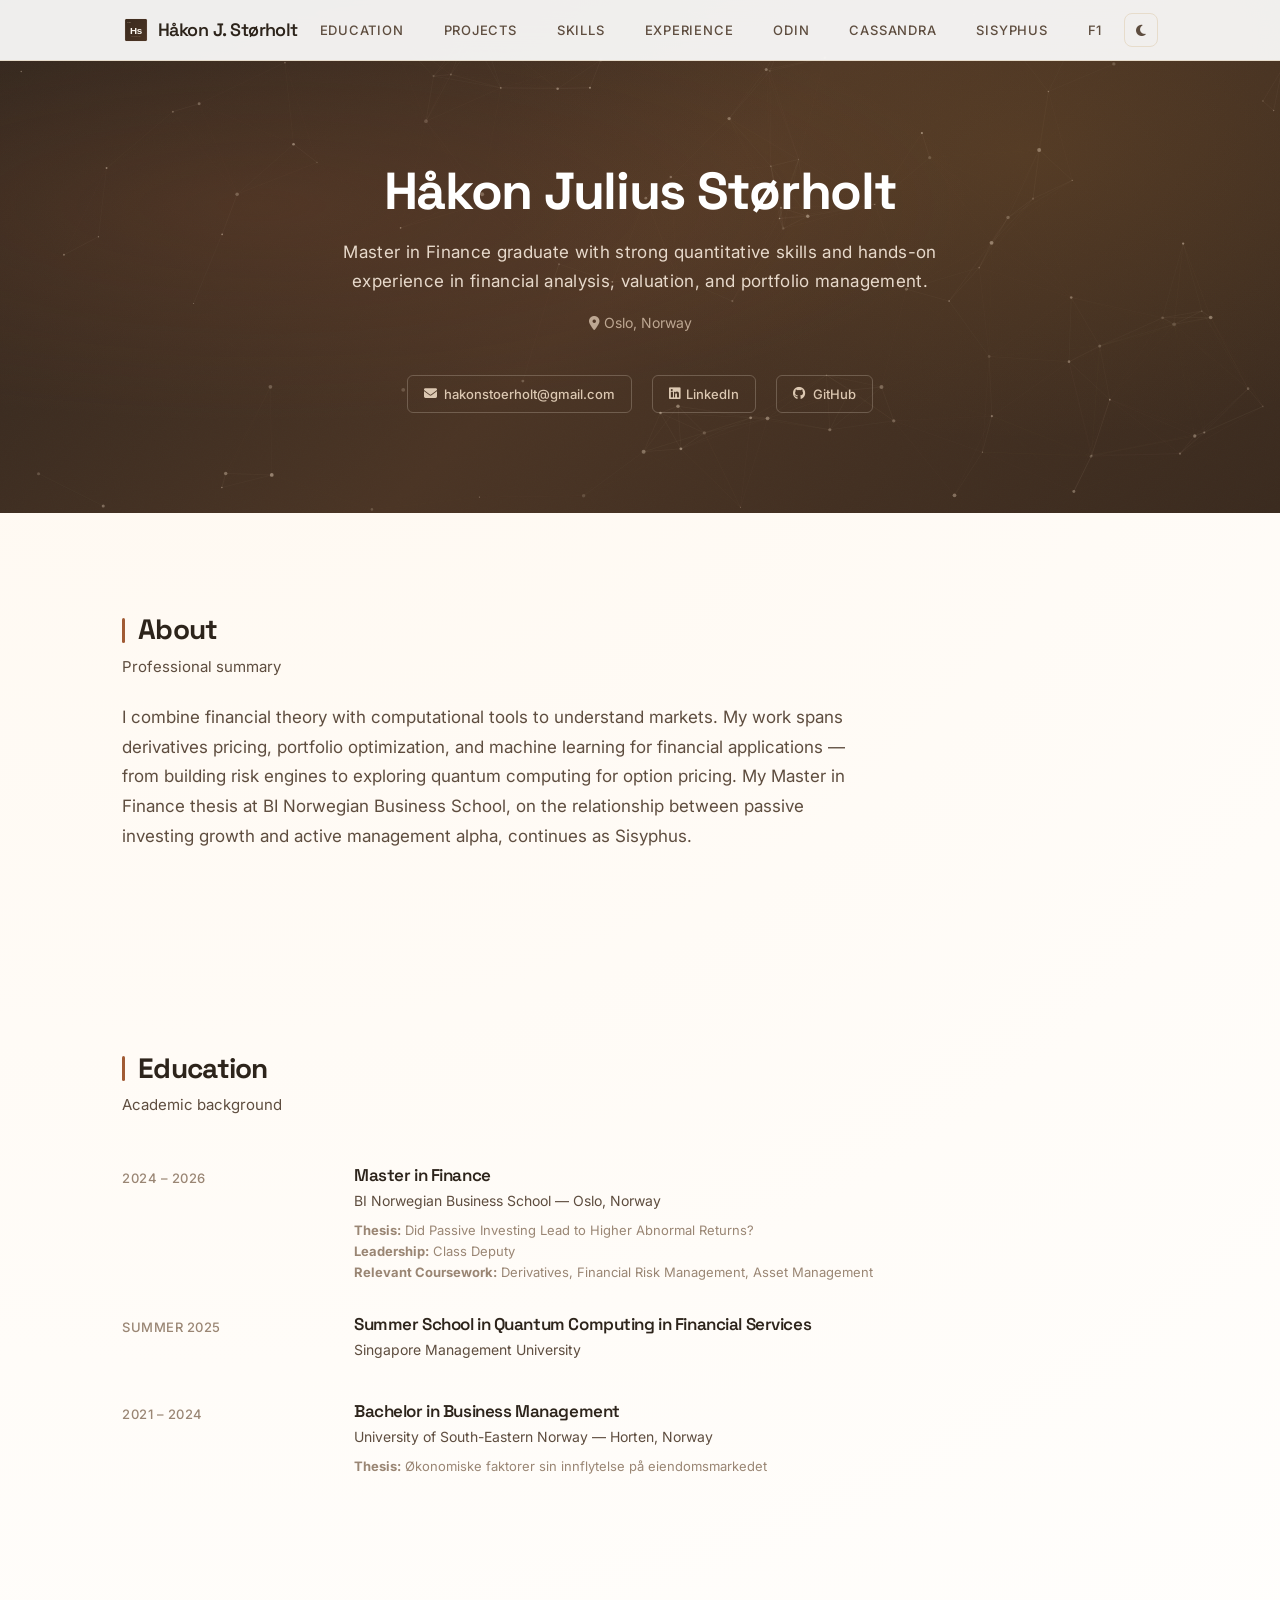
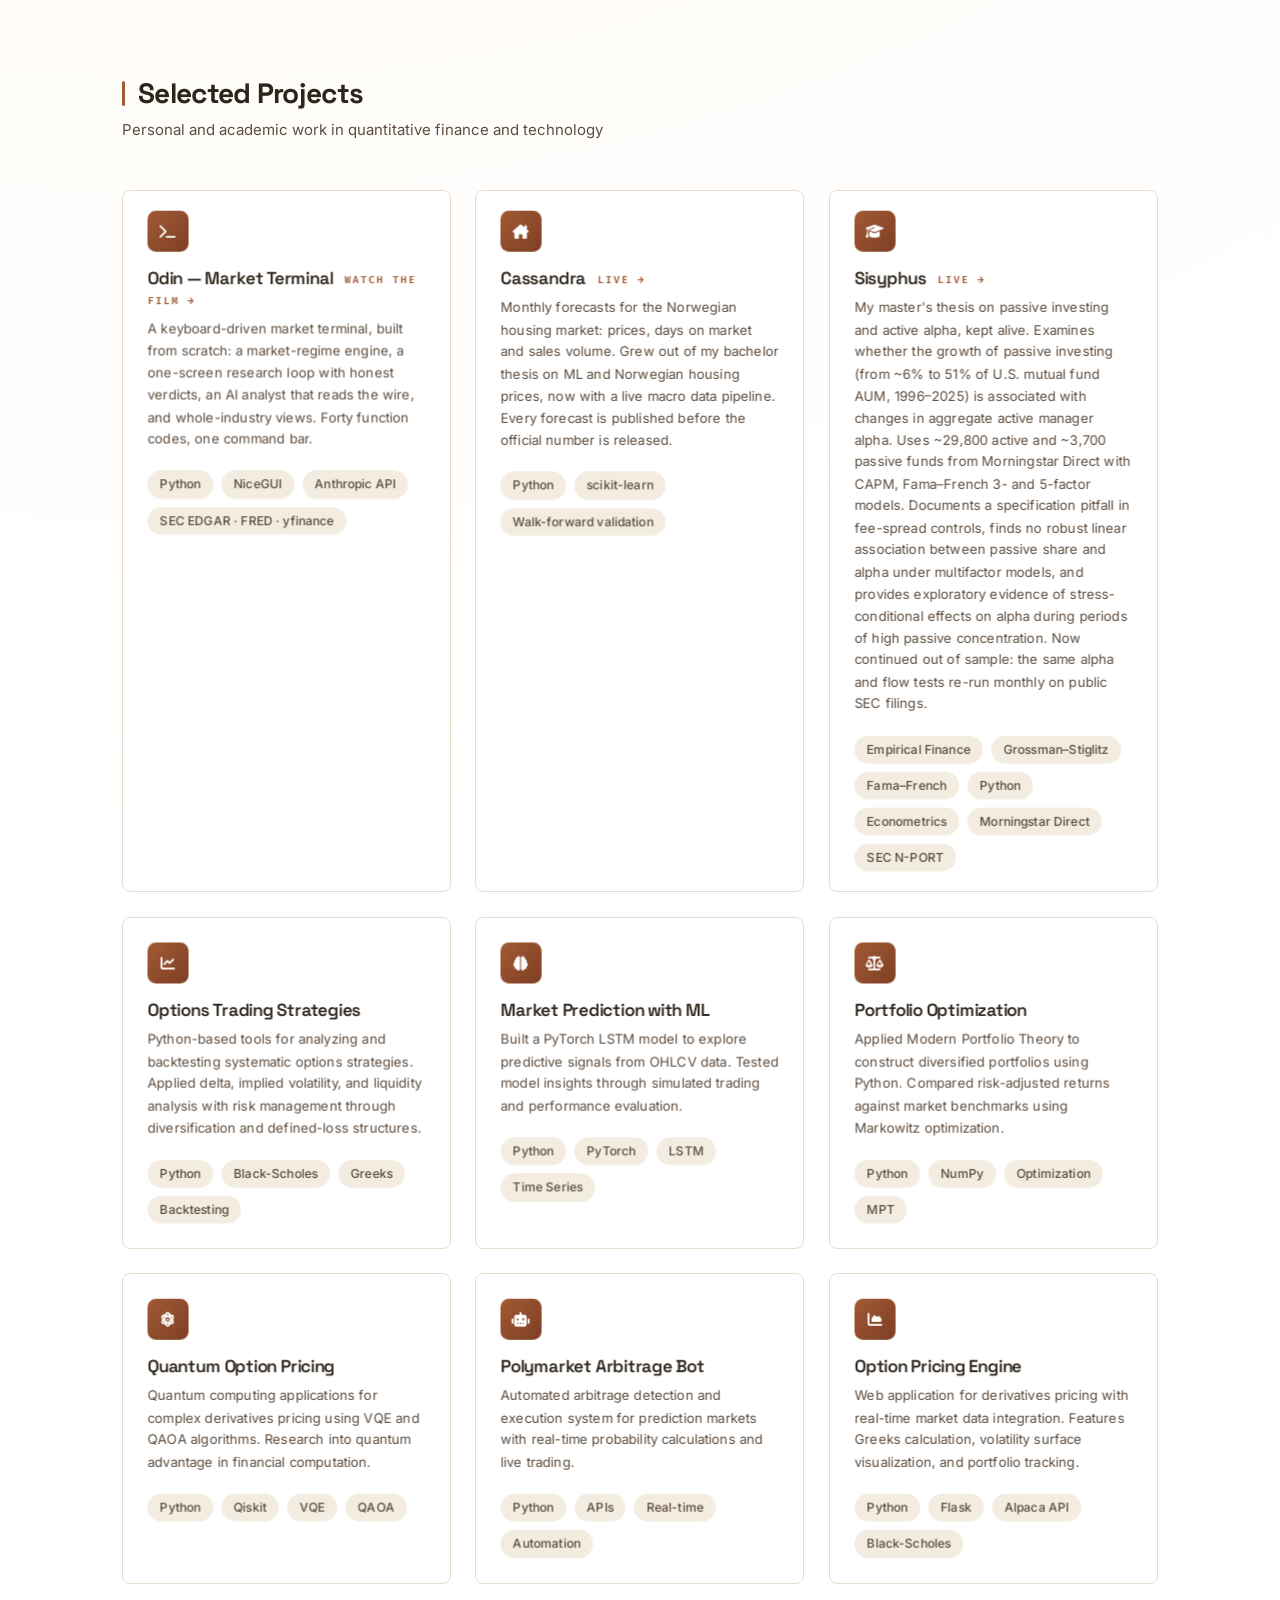
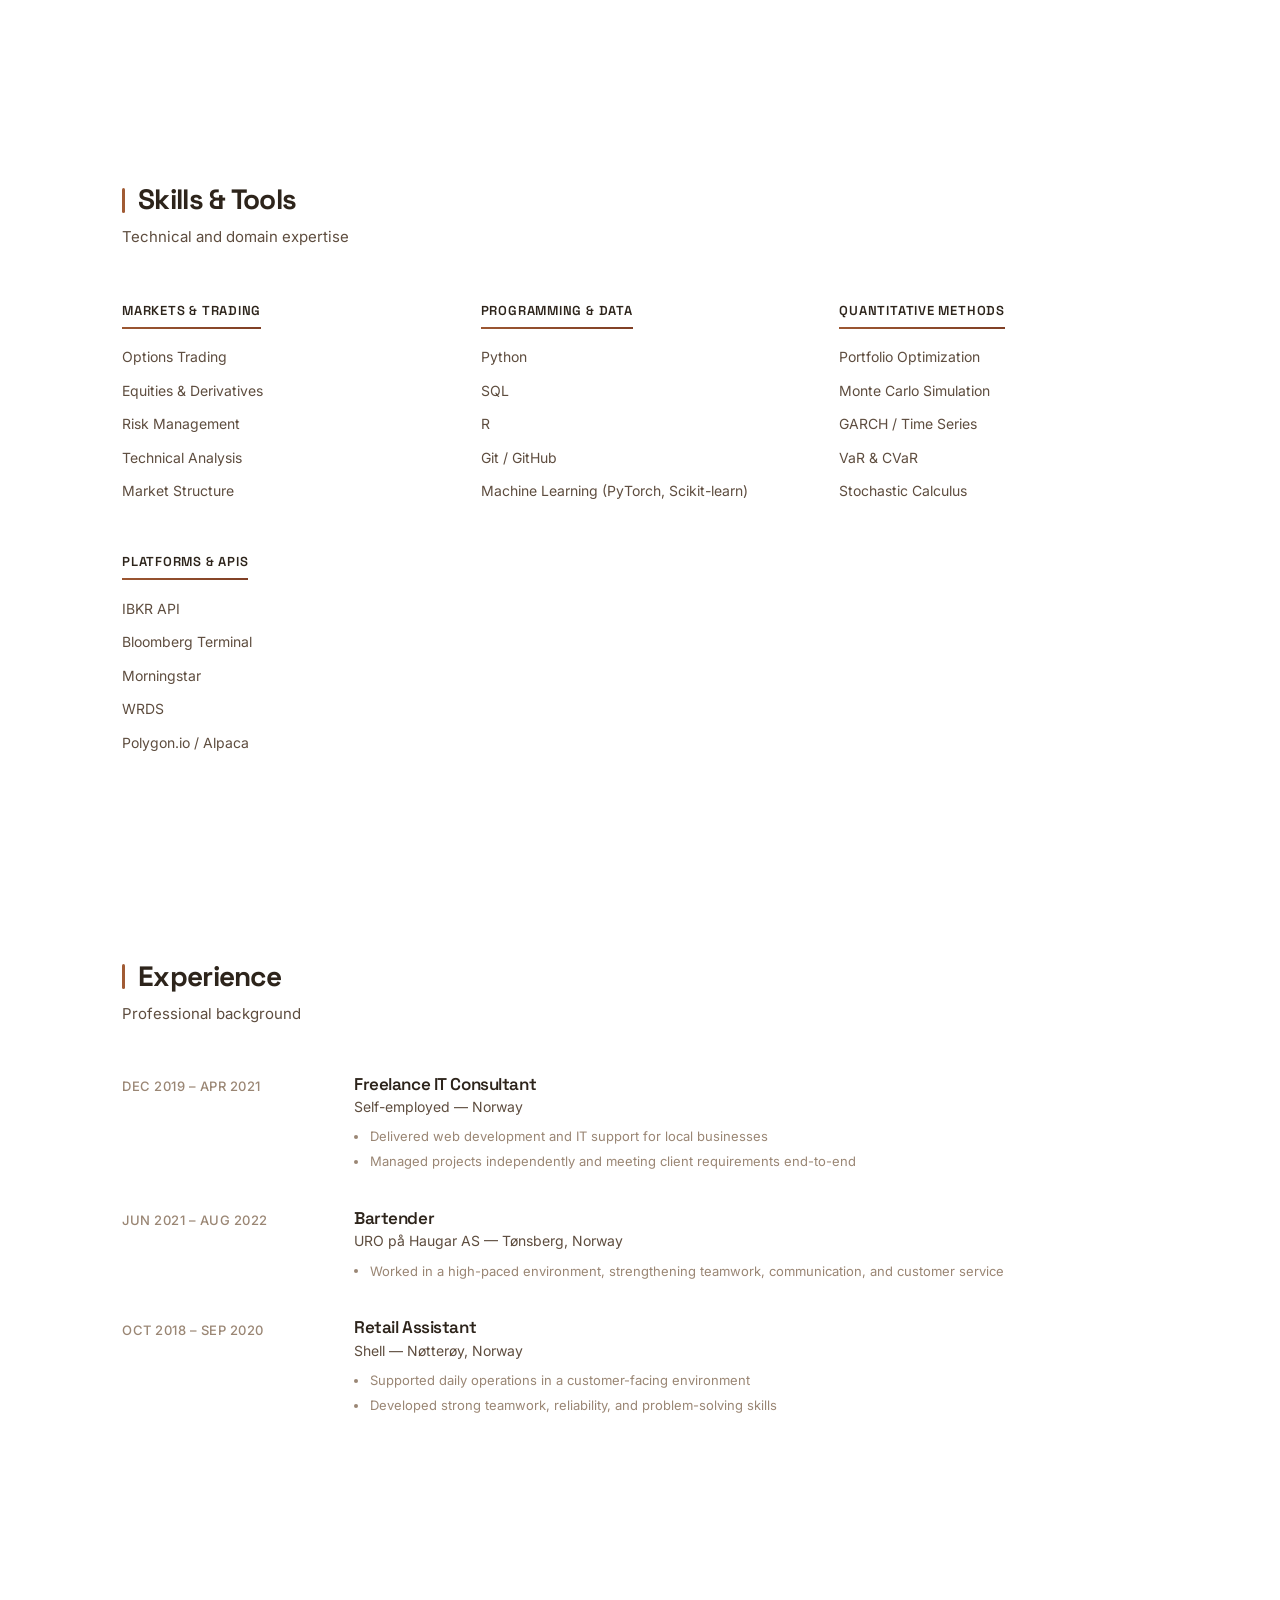
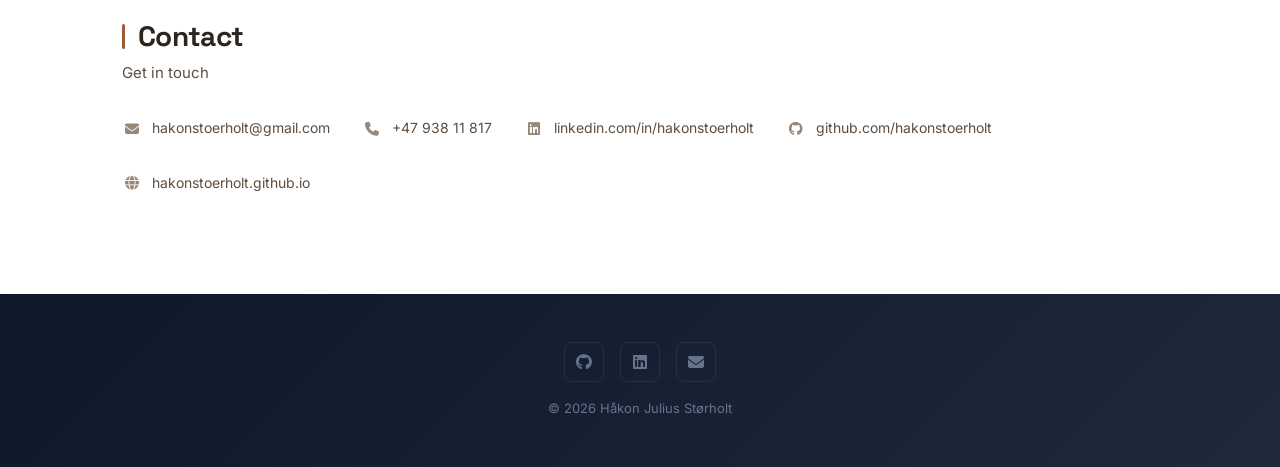
<file: index.html>
<!DOCTYPE html>
<html lang="en">
<head>
    <meta charset="UTF-8">
    <meta name="viewport" content="width=device-width, initial-scale=1.0">
    <title>Håkon Julius Størholt</title>
    <meta name="description" content="Master in Finance from BI Norwegian Business School. Quantitative finance, derivatives, and data-driven decision-making.">
    <meta name="keywords" content="finance, quantitative analysis, derivatives, portfolio optimization, machine learning, python">
    <meta name="author" content="Håkon Julius Størholt">

    <!-- Open Graph / LinkedIn -->
    <meta property="og:type" content="website">
    <meta property="og:url" content="https://hakonstoerholt.github.io/">
    <meta property="og:title" content="Håkon Julius Størholt">
    <meta property="og:description" content="Master in Finance | Quantitative Analysis | Derivatives & Risk">

    <link rel="icon" type="image/svg+xml" href="images/favicon.svg">

    <!-- Google Fonts -->
    <link href="https://fonts.googleapis.com/css2?family=Inter:wght@300;400;500;600;700&family=Space+Grotesk:wght@400;500;600;700&family=Fira+Code:wght@400;500&display=swap" rel="stylesheet">

    <!-- Font Awesome -->
    <link rel="stylesheet" href="https://cdnjs.cloudflare.com/ajax/libs/font-awesome/6.4.0/css/all.min.css">

    <link rel="stylesheet" href="styles.css">
</head>
<body>
    <!-- Scroll progress -->
    <div class="scroll-progress" id="scroll-progress"></div>

    <!-- Nav -->
    <header class="header">
        <div class="nav-container">
            <a href="#" class="logo"><img src="images/hjs-symbol.svg" alt="" class="logo-icon"><span class="logo-text">Håkon J. Størholt</span></a>
            <nav>
                <ul class="nav-menu">
                    <li><a href="#education" class="nav-link">Education</a></li>
                    <li><a href="#projects" class="nav-link">Projects</a></li>
                    <li><a href="#skills" class="nav-link">Skills</a></li>
                    <li><a href="#experience" class="nav-link">Experience</a></li>
                    <li><a href="odin/" class="nav-link">Odin</a></li>
                    <li><a href="cassandra/" class="nav-link">Cassandra</a></li>
                    <li><a href="sisyphus/" class="nav-link">Sisyphus</a></li>
                    <li><a href="f1/" class="nav-link">F1</a></li>
                </ul>
            </nav>
            <div class="nav-controls">
                <button class="nav-btn" id="theme-toggle" aria-label="Toggle dark mode" title="Toggle dark mode"><i class="fas fa-moon"></i></button>
                <button class="mobile-menu-toggle" aria-label="Toggle menu">
                    <i class="fas fa-bars"></i>
                </button>
            </div>
        </div>
    </header>

    <!-- Hero -->
    <section class="hero">
        <canvas id="hero-canvas" aria-hidden="true"></canvas>
        <div class="hs-synthesis-flash" id="synthesis-flash"></div>
        <div class="hero-content">
            <h1>Håkon Julius Størholt</h1>
            <p class="hero-tagline">Master in Finance graduate with strong quantitative skills and hands-on experience in financial analysis, valuation, and portfolio management.</p>
            <p class="hero-location"><i class="fas fa-map-marker-alt"></i> Oslo, Norway</p>
            <div class="hero-links">
                <a href="mailto:hakonstoerholt@gmail.com" class="hero-link"><i class="fas fa-envelope"></i> hakonstoerholt@gmail.com</a>
                <a href="https://linkedin.com/in/hakonstoerholt" class="hero-link" target="_blank"><i class="fab fa-linkedin"></i> LinkedIn</a>
                <a href="https://github.com/hakonstoerholt" class="hero-link" target="_blank"><i class="fab fa-github"></i> GitHub</a>
            </div>
        </div>
    </section>

    <!-- About -->
    <section id="about" class="section">
        <div class="container">
            <h2 class="section-title">About</h2>
            <p class="section-subtitle" style="margin-bottom: 1.5rem;">Professional summary</p>
            <p class="summary-text animate-in">
                I combine financial theory with computational tools to understand markets. My work spans derivatives pricing, portfolio optimization, and machine learning for financial applications — from building risk engines to exploring quantum computing for option pricing. My Master in Finance thesis at BI Norwegian Business School, on the relationship between passive investing growth and active management alpha, continues as Sisyphus.
            </p>
        </div>
    </section>

    <!-- Education -->
    <section id="education" class="section">
        <div class="container">
            <h2 class="section-title">Education</h2>
            <p class="section-subtitle">Academic background</p>
            <div class="timeline">
                <div class="timeline-item animate-in">
                    <div class="timeline-date">2024 &ndash; 2026</div>
                    <div class="timeline-content">
                        <h3>Master in Finance</h3>
                        <div class="institution">BI Norwegian Business School &mdash; Oslo, Norway</div>
                        <div class="detail">
                            <strong>Thesis:</strong> Did Passive Investing Lead to Higher Abnormal Returns?<br>
                            <strong>Leadership:</strong> Class Deputy<br>
                            <strong>Relevant Coursework:</strong> Derivatives, Financial Risk Management, Asset Management
                        </div>
                    </div>
                </div>
                <div class="timeline-item animate-in">
                    <div class="timeline-date">Summer 2025</div>
                    <div class="timeline-content">
                        <h3>Summer School in Quantum Computing in Financial Services</h3>
                        <div class="institution">Singapore Management University</div>
                    </div>
                </div>
                <div class="timeline-item animate-in">
                    <div class="timeline-date">2021 &ndash; 2024</div>
                    <div class="timeline-content">
                        <h3>Bachelor in Business Management</h3>
                        <div class="institution">University of South-Eastern Norway &mdash; Horten, Norway</div>
                        <div class="detail">
                            <strong>Thesis:</strong> &Oslash;konomiske faktorer sin innflytelse p&aring; eiendomsmarkedet
                        </div>
                    </div>
                </div>
            </div>
        </div>
    </section>

    <!-- Projects -->
    <section id="projects" class="section">
        <div class="container">
            <h2 class="section-title">Selected Projects</h2>
            <p class="section-subtitle">Personal and academic work in quantitative finance and technology</p>
            <div class="projects-grid">
                <a href="odin/" class="project-card animate-in" style="text-decoration: none; color: inherit; display: block;">
                    <div class="project-icon"><i class="fas fa-terminal"></i></div>
                    <h3>Odin — Market Terminal <span style="font-family:'Fira Code',monospace;font-size:0.625rem;color:var(--accent);letter-spacing:0.18em;margin-left:0.5rem;vertical-align:middle;">WATCH THE FILM →</span></h3>
                    <p>A keyboard-driven market terminal, built from scratch: a market-regime engine, a one-screen research loop with honest verdicts, an AI analyst that reads the wire, and whole-industry views. Forty function codes, one command bar.</p>
                    <div class="project-tags">
                        <span class="tag">Python</span>
                        <span class="tag">NiceGUI</span>
                        <span class="tag">Anthropic API</span>
                        <span class="tag">SEC EDGAR · FRED · yfinance</span>
                    </div>
                </a>

                <a href="cassandra/" class="project-card animate-in" style="text-decoration: none; color: inherit; display: block;">
                    <div class="project-icon"><i class="fas fa-house-chimney"></i></div>
                    <h3>Cassandra <span style="font-family:'Fira Code',monospace;font-size:0.625rem;color:var(--accent);letter-spacing:0.18em;margin-left:0.5rem;vertical-align:middle;">LIVE →</span></h3>
                    <p>Monthly forecasts for the Norwegian housing market: prices, days on market and sales volume. Grew out of my bachelor thesis on ML and Norwegian housing prices, now with a live macro data pipeline. Every forecast is published before the official number is released.</p>
                    <div class="project-tags">
                        <span class="tag">Python</span>
                        <span class="tag">scikit-learn</span>
                        <span class="tag">Walk-forward validation</span>
                    </div>
                </a>

                <a href="sisyphus/" class="project-card animate-in" style="text-decoration: none; color: inherit; display: block;">
                    <div class="project-icon"><i class="fas fa-graduation-cap"></i></div>
                    <h3>Sisyphus <span style="font-family:'Fira Code',monospace;font-size:0.625rem;color:var(--accent);letter-spacing:0.18em;margin-left:0.5rem;vertical-align:middle;">LIVE →</span></h3>
                    <p>My master's thesis on passive investing and active alpha, kept alive. Examines whether the growth of passive investing (from ~6% to 51% of U.S. mutual fund AUM, 1996&ndash;2025) is associated with changes in aggregate active manager alpha. Uses ~29,800 active and ~3,700 passive funds from Morningstar Direct with CAPM, Fama&ndash;French 3- and 5-factor models. Documents a specification pitfall in fee-spread controls, finds no robust linear association between passive share and alpha under multifactor models, and provides exploratory evidence of stress-conditional effects on alpha during periods of high passive concentration. Now continued out of sample: the same alpha and flow tests re-run monthly on public SEC filings.</p>
                    <div class="project-tags">
                        <span class="tag">Empirical Finance</span>
                        <span class="tag">Grossman&ndash;Stiglitz</span>
                        <span class="tag">Fama&ndash;French</span>
                        <span class="tag">Python</span>
                        <span class="tag">Econometrics</span>
                        <span class="tag">Morningstar Direct</span>
                        <span class="tag">SEC N-PORT</span>
                    </div>
                </a>

                <div class="project-card animate-in">
                    <div class="project-icon"><i class="fas fa-chart-line"></i></div>
                    <h3>Options Trading Strategies</h3>
                    <p>Python-based tools for analyzing and backtesting systematic options strategies. Applied delta, implied volatility, and liquidity analysis with risk management through diversification and defined-loss structures.</p>
                    <div class="project-tags">
                        <span class="tag">Python</span>
                        <span class="tag">Black-Scholes</span>
                        <span class="tag">Greeks</span>
                        <span class="tag">Backtesting</span>
                    </div>
                </div>

                <div class="project-card animate-in">
                    <div class="project-icon"><i class="fas fa-brain"></i></div>
                    <h3>Market Prediction with ML</h3>
                    <p>Built a PyTorch LSTM model to explore predictive signals from OHLCV data. Tested model insights through simulated trading and performance evaluation.</p>
                    <div class="project-tags">
                        <span class="tag">Python</span>
                        <span class="tag">PyTorch</span>
                        <span class="tag">LSTM</span>
                        <span class="tag">Time Series</span>
                    </div>
                </div>

                <div class="project-card animate-in">
                    <div class="project-icon"><i class="fas fa-balance-scale"></i></div>
                    <h3>Portfolio Optimization</h3>
                    <p>Applied Modern Portfolio Theory to construct diversified portfolios using Python. Compared risk-adjusted returns against market benchmarks using Markowitz optimization.</p>
                    <div class="project-tags">
                        <span class="tag">Python</span>
                        <span class="tag">NumPy</span>
                        <span class="tag">Optimization</span>
                        <span class="tag">MPT</span>
                    </div>
                </div>

                <div class="project-card animate-in">
                    <div class="project-icon"><i class="fas fa-atom"></i></div>
                    <h3>Quantum Option Pricing</h3>
                    <p>Quantum computing applications for complex derivatives pricing using VQE and QAOA algorithms. Research into quantum advantage in financial computation.</p>
                    <div class="project-tags">
                        <span class="tag">Python</span>
                        <span class="tag">Qiskit</span>
                        <span class="tag">VQE</span>
                        <span class="tag">QAOA</span>
                    </div>
                </div>

                <div class="project-card animate-in">
                    <div class="project-icon"><i class="fas fa-robot"></i></div>
                    <h3>Polymarket Arbitrage Bot</h3>
                    <p>Automated arbitrage detection and execution system for prediction markets with real-time probability calculations and live trading.</p>
                    <div class="project-tags">
                        <span class="tag">Python</span>
                        <span class="tag">APIs</span>
                        <span class="tag">Real-time</span>
                        <span class="tag">Automation</span>
                    </div>
                </div>

                <div class="project-card animate-in">
                    <div class="project-icon"><i class="fas fa-chart-area"></i></div>
                    <h3>Option Pricing Engine</h3>
                    <p>Web application for derivatives pricing with real-time market data integration. Features Greeks calculation, volatility surface visualization, and portfolio tracking.</p>
                    <div class="project-tags">
                        <span class="tag">Python</span>
                        <span class="tag">Flask</span>
                        <span class="tag">Alpaca API</span>
                        <span class="tag">Black-Scholes</span>
                    </div>
                </div>
            </div>
        </div>
    </section>

    <!-- Skills -->
    <section id="skills" class="section">
        <div class="container">
            <h2 class="section-title">Skills & Tools</h2>
            <p class="section-subtitle">Technical and domain expertise</p>
            <div class="skills-columns">
                <div class="skill-group animate-in">
                    <h3>Markets & Trading</h3>
                    <ul>
                        <li>Options Trading</li>
                        <li>Equities & Derivatives</li>
                        <li>Risk Management</li>
                        <li>Technical Analysis</li>
                        <li>Market Structure</li>
                    </ul>
                </div>
                <div class="skill-group animate-in">
                    <h3>Programming & Data</h3>
                    <ul>
                        <li>Python</li>
                        <li>SQL</li>
                        <li>R</li>
                        <li>Git / GitHub</li>
                        <li>Machine Learning (PyTorch, Scikit-learn)</li>
                    </ul>
                </div>
                <div class="skill-group animate-in">
                    <h3>Quantitative Methods</h3>
                    <ul>
                        <li>Portfolio Optimization</li>
                        <li>Monte Carlo Simulation</li>
                        <li>GARCH / Time Series</li>
                        <li>VaR & CVaR</li>
                        <li>Stochastic Calculus</li>
                    </ul>
                </div>
                <div class="skill-group animate-in">
                    <h3>Platforms & APIs</h3>
                    <ul>
                        <li>IBKR API</li>
                        <li>Bloomberg Terminal</li>
                        <li>Morningstar</li>
                        <li>WRDS</li>
                        <li>Polygon.io / Alpaca</li>
                    </ul>
                </div>
            </div>
        </div>
    </section>

    <!-- Experience -->
    <section id="experience" class="section">
        <div class="container">
            <h2 class="section-title">Experience</h2>
            <p class="section-subtitle">Professional background</p>
            <div class="timeline">
                <div class="experience-item animate-in">
                    <div class="timeline-date">Dec 2019 &ndash; Apr 2021</div>
                    <div class="experience-content">
                        <h3>Freelance IT Consultant</h3>
                        <div class="company">Self-employed &mdash; Norway</div>
                        <ul>
                            <li>Delivered web development and IT support for local businesses</li>
                            <li>Managed projects independently and meeting client requirements end-to-end</li>
                        </ul>
                    </div>
                </div>
                <div class="experience-item animate-in">
                    <div class="timeline-date">Jun 2021 &ndash; Aug 2022</div>
                    <div class="experience-content">
                        <h3>Bartender</h3>
                        <div class="company">URO p&aring; Haugar AS &mdash; T&oslash;nsberg, Norway</div>
                        <ul>
                            <li>Worked in a high-paced environment, strengthening teamwork, communication, and customer service</li>
                        </ul>
                    </div>
                </div>
                <div class="experience-item animate-in">
                    <div class="timeline-date">Oct 2018 &ndash; Sep 2020</div>
                    <div class="experience-content">
                        <h3>Retail Assistant</h3>
                        <div class="company">Shell &mdash; N&oslash;tter&oslash;y, Norway</div>
                        <ul>
                            <li>Supported daily operations in a customer-facing environment</li>
                            <li>Developed strong teamwork, reliability, and problem-solving skills</li>
                        </ul>
                    </div>
                </div>
            </div>
        </div>
    </section>

    <!-- Contact -->
    <section id="contact" class="section">
        <div class="container">
            <h2 class="section-title">Contact</h2>
            <p class="section-subtitle" style="margin-bottom: 2rem;">Get in touch</p>
            <div class="contact-row animate-in">
                <div class="contact-item">
                    <i class="fas fa-envelope"></i>
                    <a href="mailto:hakonstoerholt@gmail.com">hakonstoerholt@gmail.com</a>
                </div>
                <div class="contact-item">
                    <i class="fas fa-phone"></i>
                    <a href="tel:+4793811817">+47 938 11 817</a>
                </div>
                <div class="contact-item">
                    <i class="fab fa-linkedin"></i>
                    <a href="https://linkedin.com/in/hakonstoerholt" target="_blank">linkedin.com/in/hakonstoerholt</a>
                </div>
                <div class="contact-item">
                    <i class="fab fa-github"></i>
                    <a href="https://github.com/hakonstoerholt" target="_blank">github.com/hakonstoerholt</a>
                </div>
                <div class="contact-item">
                    <i class="fas fa-globe"></i>
                    <a href="https://hakonstoerholt.github.io">hakonstoerholt.github.io</a>
                </div>
            </div>
        </div>
    </section>

    <!-- Footer -->
    <footer class="footer">
        <div class="container">
            <div class="footer-links">
                <a href="https://github.com/hakonstoerholt" class="footer-link" target="_blank" aria-label="GitHub"><i class="fab fa-github"></i></a>
                <a href="https://linkedin.com/in/hakonstoerholt" class="footer-link" target="_blank" aria-label="LinkedIn"><i class="fab fa-linkedin"></i></a>
                <a href="mailto:hakonstoerholt@gmail.com" class="footer-link" aria-label="Email"><i class="fas fa-envelope"></i></a>
            </div>
            <p>&copy; 2026 Håkon Julius Størholt</p>
        </div>
    </footer>

    <!-- Easter egg: Hassium element card -->
    <div class="hs-decay-card" id="hs-decay-card">
        <div class="hs-number">108</div>
        <div class="hs-symbol">Hs</div>
        <div class="hs-name">Hassium</div>
        <div class="hs-detail">[269] · t½ ≈ 16 s<br>You've witnessed radioactive decay</div>
    </div>

    <script>
        // ---- Hero particle network (mouse-reactive) ----
        (function() {
            const canvas = document.getElementById('hero-canvas');
            if (!canvas || window.matchMedia('(prefers-reduced-motion: reduce)').matches) return;
            const ctx = canvas.getContext('2d');
            let w, h, particles, animId;
            const COUNT = 108;
            const CONNECT_DIST = 140;
            const MOUSE_DIST = 180;
            const SPEED = 0.3;
            let mouse = { x: -9999, y: -9999 };

            // Easter egg state
            let spdClamp = 1.5, dampening = 0.99;
            let easterEggActive = false;
            let decayActive = false, decayStartTime = 0, decayParticles = [];
            const DECAY_DURATION = 4500;
            let synthActive = false, synthStartTime = 0, synthPhase = 0, synthTargets = [];
            let synthLayout = {};

            canvas.parentElement.addEventListener('mousemove', function(e) {
                const rect = canvas.getBoundingClientRect();
                mouse.x = e.clientX - rect.left;
                mouse.y = e.clientY - rect.top;
            });
            canvas.parentElement.addEventListener('mouseleave', function() {
                mouse.x = -9999;
                mouse.y = -9999;
            });

            function resize() {
                const hero = canvas.parentElement;
                const dpr = Math.min(window.devicePixelRatio || 1, 2);
                w = hero.offsetWidth;
                h = hero.offsetHeight;
                canvas.width = w * dpr;
                canvas.height = h * dpr;
                canvas.style.width = w + 'px';
                canvas.style.height = h + 'px';
                ctx.setTransform(dpr, 0, 0, dpr, 0, 0);
            }

            function init() {
                resize();
                particles = [];
                for (let i = 0; i < COUNT; i++) {
                    particles.push({
                        x: Math.random() * w,
                        y: Math.random() * h,
                        vx: (Math.random() - 0.5) * SPEED,
                        vy: (Math.random() - 0.5) * SPEED,
                        r: Math.random() * 1.5 + 0.5,
                        o: Math.random() * 0.4 + 0.15,
                    });
                }
            }

            function draw() {
                ctx.clearRect(0, 0, w, h);
                // connections between particles
                for (let i = 0; i < particles.length; i++) {
                    for (let j = i + 1; j < particles.length; j++) {
                        const dx = particles[i].x - particles[j].x;
                        const dy = particles[i].y - particles[j].y;
                        const dist = Math.sqrt(dx * dx + dy * dy);
                        if (dist < CONNECT_DIST) {
                            const alpha = (1 - dist / CONNECT_DIST) * 0.12;
                            ctx.strokeStyle = 'rgba(220,200,178,' + alpha + ')';
                            ctx.lineWidth = 0.5;
                            ctx.beginPath();
                            ctx.moveTo(particles[i].x, particles[i].y);
                            ctx.lineTo(particles[j].x, particles[j].y);
                            ctx.stroke();
                        }
                    }
                }
                // connections to mouse
                for (const p of particles) {
                    const dx = p.x - mouse.x;
                    const dy = p.y - mouse.y;
                    const dist = Math.sqrt(dx * dx + dy * dy);
                    if (dist < MOUSE_DIST) {
                        const alpha = (1 - dist / MOUSE_DIST) * 0.25;
                        ctx.strokeStyle = 'rgba(212,131,74,' + alpha + ')';
                        ctx.lineWidth = 0.8;
                        ctx.beginPath();
                        ctx.moveTo(p.x, p.y);
                        ctx.lineTo(mouse.x, mouse.y);
                        ctx.stroke();
                    }
                }
                // particles
                for (const p of particles) {
                    const dx = p.x - mouse.x;
                    const dy = p.y - mouse.y;
                    const dist = Math.sqrt(dx * dx + dy * dy);
                    const glow = dist < MOUSE_DIST ? 1 + (1 - dist / MOUSE_DIST) * 2 : 1;
                    ctx.beginPath();
                    ctx.arc(p.x, p.y, p.r * glow, 0, Math.PI * 2);
                    ctx.fillStyle = dist < MOUSE_DIST
                        ? 'rgba(212,131,74,' + (p.o + 0.3) + ')'
                        : 'rgba(220,200,178,' + p.o + ')';
                    ctx.fill();
                }
            }

            function update() {
                for (const p of particles) {
                    // Gentle repel from mouse
                    const dx = p.x - mouse.x;
                    const dy = p.y - mouse.y;
                    const dist = Math.sqrt(dx * dx + dy * dy);
                    if (dist < MOUSE_DIST && dist > 0) {
                        const force = (1 - dist / MOUSE_DIST) * 0.15;
                        p.vx += (dx / dist) * force;
                        p.vy += (dy / dist) * force;
                    }
                    // Dampen velocity
                    p.vx *= dampening;
                    p.vy *= dampening;
                    // Clamp speed
                    const spd = Math.sqrt(p.vx * p.vx + p.vy * p.vy);
                    if (spd > spdClamp) { p.vx *= spdClamp / spd; p.vy *= spdClamp / spd; }
                    // Ensure minimum speed
                    if (spd < 0.1) { p.vx += (Math.random() - 0.5) * 0.1; p.vy += (Math.random() - 0.5) * 0.1; }

                    p.x += p.vx;
                    p.y += p.vy;
                    if (p.x < -10) p.x = w + 10;
                    if (p.x > w + 10) p.x = -10;
                    if (p.y < -10) p.y = h + 10;
                    if (p.y > h + 10) p.y = -10;
                }
            }

            // ---- Easter Egg: Hassium ----
            function getTextTargets(text, cx, cy, fontSize, maxCount) {
                maxCount = maxCount || COUNT;
                var off = document.createElement('canvas');
                var octx = off.getContext('2d');
                var cw = 300, ch = 150;
                off.width = cw; off.height = ch;
                octx.font = '700 ' + fontSize + 'px "Space Grotesk", sans-serif';
                octx.fillStyle = '#fff';
                octx.textAlign = 'center';
                octx.textBaseline = 'middle';
                octx.fillText(text, cw / 2, ch / 2);
                var img = octx.getImageData(0, 0, cw, ch);
                var pts = [], step;
                for (step = 4; step >= 2; step--) {
                    pts = [];
                    for (var y = 0; y < ch; y += step) {
                        for (var x = 0; x < cw; x += step) {
                            if (img.data[(y * cw + x) * 4 + 3] > 128) {
                                pts.push({ x: cx + (x - cw / 2), y: cy + (y - ch / 2) });
                            }
                        }
                    }
                    if (pts.length >= maxCount) break;
                }
                for (var i = pts.length - 1; i > 0; i--) {
                    var j = Math.floor(Math.random() * (i + 1));
                    var tmp = pts[i]; pts[i] = pts[j]; pts[j] = tmp;
                }
                return pts.slice(0, maxCount);
            }

            function triggerDecay() {
                if (easterEggActive) return;
                easterEggActive = true;
                decayActive = true;
                decayStartTime = performance.now();
                spdClamp = 8;
                dampening = 0.996;
                var cx = w / 2, cy = h / 2;
                decayParticles = [];
                for (var i = 0; i < 100; i++) {
                    var angle = Math.random() * Math.PI * 2;
                    var speed = 2 + Math.random() * 5;
                    decayParticles.push({
                        x: cx + (Math.random() - 0.5) * 30,
                        y: cy + (Math.random() - 0.5) * 30,
                        vx: Math.cos(angle) * speed,
                        vy: Math.sin(angle) * speed,
                        r: Math.random() * 2 + 0.5,
                        o: 0.5 + Math.random() * 0.5,
                    });
                }
                for (var k = 0; k < particles.length; k++) {
                    var dx = particles[k].x - cx, dy = particles[k].y - cy;
                    var dist = Math.sqrt(dx * dx + dy * dy) || 1;
                    particles[k].vx += (dx / dist) * (3 + Math.random() * 2);
                    particles[k].vy += (dy / dist) * (3 + Math.random() * 2);
                }
                setTimeout(function() {
                    var card = document.getElementById('hs-decay-card');
                    if (card) card.classList.add('visible');
                    setTimeout(function() { if (card) card.classList.remove('visible'); }, 3500);
                }, 600);
            }

            function assignNearest(group, targets, prop) {
                var avail = targets.slice();
                for (var i = 0; i < group.length; i++) {
                    var p = group[i];
                    p[prop] = null;
                    if (avail.length > 0) {
                        var minD = Infinity, minI = 0;
                        for (var j = 0; j < avail.length; j++) {
                            var dx = p.x - avail[j].x, dy = p.y - avail[j].y;
                            var d = dx * dx + dy * dy;
                            if (d < minD) { minD = d; minI = j; }
                        }
                        p[prop] = avail.splice(minI, 1)[0];
                    }
                }
            }

            function triggerSynthesis() {
                if (easterEggActive) return;
                easterEggActive = true;
                synthActive = true;
                synthStartTime = performance.now();
                synthPhase = 1;

                var cx = w / 2, cy = h / 2;
                var fontSize = Math.min(h * 0.45, w * 0.18, 120);
                var smallFont = Math.min(h * 0.28, w * 0.09, 60);
                var leftX = cx - w * 0.25;
                var rightX = cx + w * 0.25;

                synthLayout = { leftX: leftX, rightX: rightX, smallFont: smallFont, fontSize: fontSize };

                // Save positions and split into groups
                var leftGroup = [], rightGroup = [];
                for (var i = 0; i < particles.length; i++) {
                    var p = particles[i];
                    p.origX = p.x; p.origY = p.y;
                    p.origVx = p.vx; p.origVy = p.vy;
                    p.feTarget = null; p.pbTarget = null; p.synthTarget = null;
                    if (p.x < cx) leftGroup.push(p);
                    else rightGroup.push(p);
                }

                // Generate all target sets
                synthTargets = getTextTargets('Hs', cx, cy, fontSize, COUNT);
                var feTargets = getTextTargets('Fe', leftX, cy, smallFont, leftGroup.length);
                var pbTargets = getTextTargets('Pb', rightX, cy, smallFont, rightGroup.length);

                assignNearest(leftGroup, feTargets, 'feTarget');
                assignNearest(rightGroup, pbTargets, 'pbTarget');
                assignNearest(particles, synthTargets, 'synthTarget');

                var flash = document.getElementById('synthesis-flash');
                if (flash) flash.style.opacity = '0';
            }

            function updateSynthesis() {
                var elapsed = performance.now() - synthStartTime;
                var cx = w / 2, cy = h / 2;
                var i, p, t, ease;

                if (elapsed < 1200) {
                    // Phase 1: slowly converge to Fe/Pb text positions
                    t = elapsed / 1200;
                    ease = t * t * (3 - 2 * t);
                    for (i = 0; i < particles.length; i++) {
                        p = particles[i];
                        var target = p.feTarget || p.pbTarget;
                        if (target) {
                            p.x = p.origX + (target.x - p.origX) * ease;
                            p.y = p.origY + (target.y - p.origY) * ease;
                        } else {
                            var side = p.origX < cx ? -1 : 1;
                            p.x = p.origX + (cx + side * w * 0.25 - p.origX) * ease;
                            p.y = p.origY + (cy - p.origY) * ease * 0.3;
                        }
                    }
                } else if (elapsed < 2400) {
                    // Phase 2: hold Fe/Pb with gentle float
                    for (i = 0; i < particles.length; i++) {
                        p = particles[i];
                        var target = p.feTarget || p.pbTarget;
                        if (target) {
                            var fx = Math.sin(elapsed * 0.002 + p.origX) * 1.5;
                            var fy = Math.cos(elapsed * 0.0015 + p.origY) * 1.5;
                            p.x += (target.x + fx - p.x) * 0.08;
                            p.y += (target.y + fy - p.y) * 0.08;
                        }
                    }
                } else if (elapsed < 3200) {
                    // Phase 3: rush toward center / Hs targets
                    t = (elapsed - 2400) / 800;
                    ease = t * t;
                    for (i = 0; i < particles.length; i++) {
                        p = particles[i];
                        var from = p.feTarget || p.pbTarget || { x: p.x, y: p.y };
                        var to = p.synthTarget || { x: cx, y: cy };
                        p.x = from.x + (to.x - from.x) * ease;
                        p.y = from.y + (to.y - from.y) * ease;
                    }
                } else if (elapsed < 3500) {
                    // Phase 4: impact flash + settle into Hs
                    var flash = document.getElementById('synthesis-flash');
                    var flashI = Math.max(0, 1 - (elapsed - 3200) / 300);
                    if (flash) flash.style.opacity = String(flashI);
                    for (i = 0; i < particles.length; i++) {
                        p = particles[i];
                        if (p.synthTarget) {
                            p.x += (p.synthTarget.x - p.x) * 0.15;
                            p.y += (p.synthTarget.y - p.y) * 0.15;
                        }
                    }
                } else if (elapsed < 5500) {
                    // Phase 5: hold "Hs" with gentle float
                    for (i = 0; i < particles.length; i++) {
                        p = particles[i];
                        if (p.synthTarget) {
                            var fx = Math.sin(elapsed * 0.002 + p.origX) * 1.5;
                            var fy = Math.cos(elapsed * 0.0015 + p.origY) * 1.5;
                            p.x += (p.synthTarget.x + fx - p.x) * 0.08;
                            p.y += (p.synthTarget.y + fy - p.y) * 0.08;
                        }
                    }
                } else if (elapsed < 6800) {
                    // Phase 6: scatter to spread positions
                    if (synthPhase !== 6) {
                        synthPhase = 6;
                        for (i = 0; i < particles.length; i++) {
                            particles[i].scatterX = Math.random() * w;
                            particles[i].scatterY = Math.random() * h;
                        }
                    }
                    for (i = 0; i < particles.length; i++) {
                        p = particles[i];
                        p.x += (p.scatterX - p.x) * 0.04;
                        p.y += (p.scatterY - p.y) * 0.04;
                    }
                } else {
                    // Done
                    synthActive = false;
                    easterEggActive = false;
                    for (i = 0; i < particles.length; i++) {
                        particles[i].synthTarget = null;
                        particles[i].feTarget = null;
                        particles[i].pbTarget = null;
                        particles[i].vx = (Math.random() - 0.5) * SPEED;
                        particles[i].vy = (Math.random() - 0.5) * SPEED;
                    }
                    var fl = document.getElementById('synthesis-flash');
                    if (fl) fl.style.opacity = '0';
                }
            }

            function updateDecay() {
                if (!decayActive) return;
                var elapsed = performance.now() - decayStartTime;
                var fadeStart = DECAY_DURATION * 0.5;
                for (var i = decayParticles.length - 1; i >= 0; i--) {
                    var dp = decayParticles[i];
                    dp.vx *= 0.985;
                    dp.vy *= 0.985;
                    dp.x += dp.vx;
                    dp.y += dp.vy;
                    if (elapsed > fadeStart) {
                        dp.o *= 0.97;
                        if (dp.o < 0.01) { decayParticles.splice(i, 1); }
                    }
                }
                if (elapsed > 800) {
                    var t = Math.min((elapsed - 800) / 2500, 1);
                    spdClamp = 1.5 + (8 - 1.5) * (1 - t);
                    dampening = 0.99 + (0.996 - 0.99) * (1 - t);
                }
                if (elapsed >= DECAY_DURATION) {
                    decayActive = false;
                    decayParticles = [];
                    spdClamp = 1.5;
                    dampening = 0.99;
                    easterEggActive = false;
                }
            }

            function drawEasterEggOverlay() {
                if (decayActive) {
                    for (var i = 0; i < decayParticles.length; i++) {
                        for (var j = i + 1; j < Math.min(decayParticles.length, i + 30); j++) {
                            var dx = decayParticles[i].x - decayParticles[j].x;
                            var dy = decayParticles[i].y - decayParticles[j].y;
                            var dist = Math.sqrt(dx * dx + dy * dy);
                            if (dist < 70) {
                                var alpha = (1 - dist / 70) * 0.15 * Math.min(decayParticles[i].o, decayParticles[j].o);
                                ctx.strokeStyle = 'rgba(232,168,109,' + alpha + ')';
                                ctx.lineWidth = 0.5;
                                ctx.beginPath();
                                ctx.moveTo(decayParticles[i].x, decayParticles[i].y);
                                ctx.lineTo(decayParticles[j].x, decayParticles[j].y);
                                ctx.stroke();
                            }
                        }
                    }
                    for (var k = 0; k < decayParticles.length; k++) {
                        var dp = decayParticles[k];
                        ctx.beginPath();
                        ctx.arc(dp.x, dp.y, dp.r, 0, Math.PI * 2);
                        ctx.fillStyle = 'rgba(232,168,109,' + dp.o + ')';
                        ctx.fill();
                    }
                }
                if (synthActive) {
                    var elapsed = performance.now() - synthStartTime;
                    var lo = synthLayout;

                    // Draw "Fe" and "Pb" text glow (phases 1-3)
                    if (elapsed > 800 && elapsed < 3000) {
                        var ta = elapsed < 1200 ? (elapsed - 800) / 400 :
                                 elapsed > 2600 ? (3000 - elapsed) / 400 : 1;
                        ctx.save();
                        ctx.font = '700 ' + (lo.smallFont || 60) + 'px "Space Grotesk", sans-serif';
                        ctx.textAlign = 'center';
                        ctx.textBaseline = 'middle';
                        // Outer glow pass
                        ctx.shadowColor = 'rgba(232,168,109,' + (0.7 * ta) + ')';
                        ctx.shadowBlur = 35;
                        ctx.fillStyle = 'rgba(232,168,109,' + (0.35 * ta) + ')';
                        ctx.fillText('Fe', lo.leftX || w * 0.25, h / 2);
                        ctx.fillText('Pb', lo.rightX || w * 0.75, h / 2);
                        // Second pass for sharper core
                        ctx.shadowBlur = 8;
                        ctx.fillStyle = 'rgba(255,225,190,' + (0.4 * ta) + ')';
                        ctx.fillText('Fe', lo.leftX || w * 0.25, h / 2);
                        ctx.fillText('Pb', lo.rightX || w * 0.75, h / 2);
                        ctx.restore();
                    }

                    // Draw "Hs" text glow (phases 4-6)
                    if (elapsed > 3300 && elapsed < 6000) {
                        var tha = elapsed < 3700 ? (elapsed - 3300) / 400 :
                                  elapsed > 5600 ? (6000 - elapsed) / 400 : 1;
                        ctx.save();
                        ctx.font = '700 ' + (lo.fontSize || 120) + 'px "Space Grotesk", sans-serif';
                        ctx.textAlign = 'center';
                        ctx.textBaseline = 'middle';
                        // Outer glow pass
                        ctx.shadowColor = 'rgba(232,168,109,' + (0.8 * tha) + ')';
                        ctx.shadowBlur = 45;
                        ctx.fillStyle = 'rgba(232,168,109,' + (0.4 * tha) + ')';
                        ctx.fillText('Hs', w / 2, h / 2);
                        // Second pass for sharper core
                        ctx.shadowBlur = 10;
                        ctx.fillStyle = 'rgba(255,225,190,' + (0.45 * tha) + ')';
                        ctx.fillText('Hs', w / 2, h / 2);
                        ctx.restore();
                    }

                    // Radial glow during Hs hold
                    if (elapsed > 3200 && elapsed < 5500) {
                        var intensity = elapsed < 3600 ? (elapsed - 3200) / 400 :
                                        elapsed > 5100 ? (5500 - elapsed) / 400 : 1;
                        var grad = ctx.createRadialGradient(w/2, h/2, 10, w/2, h/2, Math.min(w, h) * 0.35);
                        grad.addColorStop(0, 'rgba(232,168,109,' + (0.07 * intensity) + ')');
                        grad.addColorStop(1, 'rgba(232,168,109,0)');
                        ctx.fillStyle = grad;
                        ctx.fillRect(0, 0, w, h);
                    }

                    // Golden particle glow during Hs hold
                    if (elapsed > 3400 && elapsed < 5800) {
                        var gi = elapsed < 3800 ? (elapsed - 3400) / 400 :
                                 elapsed > 5400 ? (5800 - elapsed) / 400 : 1;
                        for (var m = 0; m < particles.length; m++) {
                            if (particles[m].synthTarget) {
                                ctx.beginPath();
                                ctx.arc(particles[m].x, particles[m].y, particles[m].r * 2, 0, Math.PI * 2);
                                ctx.fillStyle = 'rgba(232,168,109,' + (0.25 * gi) + ')';
                                ctx.fill();
                            }
                        }
                    }
                }
            }

            function loop() {
                if (synthActive) updateSynthesis();
                else update();
                updateDecay();
                draw();
                drawEasterEggOverlay();
                animId = requestAnimationFrame(loop);
            }

            init();
            loop();

            // Expose easter egg triggers
            window._triggerDecay = triggerDecay;
            window._triggerSynthesis = triggerSynthesis;
            window._isEasterEggActive = function() { return easterEggActive; };

            let resizeTimer;
            window.addEventListener('resize', function() {
                clearTimeout(resizeTimer);
                resizeTimer = setTimeout(function() { resize(); }, 200);
            });

            const heroObs = new IntersectionObserver(function(entries) {
                if (entries[0].isIntersecting) {
                    if (!animId) loop();
                } else {
                    cancelAnimationFrame(animId);
                    animId = null;
                }
            }, { threshold: 0 });
            heroObs.observe(canvas.parentElement);
        })();
    </script>

    <script>
        // ---- Dark mode ----
        function applyTheme(theme) {
            document.documentElement.setAttribute('data-theme', theme);
            localStorage.setItem('hjs-theme', theme);
            const btn = document.getElementById('theme-toggle');
            if (btn) btn.innerHTML = theme === 'dark'
                ? '<i class="fas fa-sun"></i>'
                : '<i class="fas fa-moon"></i>';
        }

        document.addEventListener('DOMContentLoaded', function() {
            // Init theme
            const savedTheme = localStorage.getItem('hjs-theme') ||
                (window.matchMedia('(prefers-color-scheme: dark)').matches ? 'dark' : 'light');
            applyTheme(savedTheme);

            // Theme toggle
            document.getElementById('theme-toggle').addEventListener('click', function() {
                applyTheme(document.documentElement.getAttribute('data-theme') === 'dark' ? 'light' : 'dark');
            });

            // Mobile menu
            const toggle = document.querySelector('.mobile-menu-toggle');
            const menu = document.querySelector('.nav-menu');
            if (toggle) {
                toggle.addEventListener('click', () => menu.classList.toggle('active'));
            }

            // Smooth scroll
            document.querySelectorAll('a[href^="#"]').forEach(a => {
                a.addEventListener('click', function(e) {
                    e.preventDefault();
                    const target = document.querySelector(this.getAttribute('href'));
                    if (target) {
                        target.scrollIntoView({ behavior: 'smooth', block: 'start' });
                        menu.classList.remove('active');
                    }
                });
            });

            // Scroll progress bar
            const progressBar = document.getElementById('scroll-progress');
            window.addEventListener('scroll', function() {
                const scrollTop = window.scrollY;
                const docHeight = document.documentElement.scrollHeight - window.innerHeight;
                progressBar.style.width = (scrollTop / docHeight * 100) + '%';
            }, { passive: true });

            // Scroll animations
            const observer = new IntersectionObserver(entries => {
                entries.forEach(entry => {
                    if (entry.isIntersecting) {
                        entry.target.classList.add('visible');
                        entry.target.querySelectorAll('.probability-bar-fill').forEach(bar => {
                            const w = bar.getAttribute('data-width');
                            if (w) bar.style.width = w + '%';
                        });
                    }
                });
            }, { threshold: 0.1, rootMargin: '0px 0px -40px 0px' });

            document.querySelectorAll('.animate-in').forEach(el => observer.observe(el));

            // ---- 3D card tilt ----
            document.querySelectorAll('.project-card').forEach(card => {
                card.addEventListener('mousemove', function(e) {
                    const rect = card.getBoundingClientRect();
                    const x = e.clientX - rect.left;
                    const y = e.clientY - rect.top;
                    const centerX = rect.width / 2;
                    const centerY = rect.height / 2;
                    const rotateX = ((y - centerY) / centerY) * -6;
                    const rotateY = ((x - centerX) / centerX) * 6;
                    card.style.transform = `perspective(800px) rotateX(${rotateX}deg) rotateY(${rotateY}deg) translateY(-2px)`;
                });
                card.addEventListener('mouseleave', function() {
                    card.style.transform = '';
                });
            });

            // ---- Easter egg: hold Hs logo 16s → decay ----
            (function() {
                var logo = document.querySelector('.logo');
                var logoIcon = document.querySelector('.logo-icon');
                if (!logo || !logoIcon) return;

                var ring = document.createElementNS('http://www.w3.org/2000/svg', 'svg');
                ring.classList.add('hs-hold-ring');
                ring.setAttribute('viewBox', '0 0 48 48');
                ring.innerHTML = '<circle cx="24" cy="24" r="21" stroke-dasharray="132" stroke-dashoffset="132" transform="rotate(-90 24 24)"/>';
                document.body.appendChild(ring);

                var circle = ring.querySelector('circle');
                var CIRC = 2 * Math.PI * 21;
                var holdStart = 0, holdAnimId = null, holdDelayId = null, holdWasActive = false;

                function posRing() {
                    var r = logoIcon.getBoundingClientRect();
                    ring.style.left = (r.left + r.width / 2 - 24) + 'px';
                    ring.style.top = (r.top + r.height / 2 - 24) + 'px';
                }

                function tickRing() {
                    var progress = Math.min((performance.now() - holdStart) / 16000, 1);
                    circle.setAttribute('stroke-dashoffset', String(CIRC * (1 - progress)));
                    posRing();
                    if (progress >= 1) {
                        stopHold();
                        if (window._triggerDecay) window._triggerDecay();
                    } else {
                        holdAnimId = requestAnimationFrame(tickRing);
                    }
                }

                function startHold(e) {
                    if (window._isEasterEggActive && window._isEasterEggActive()) return;
                    holdWasActive = false;
                    holdDelayId = setTimeout(function() {
                        holdWasActive = true;
                        holdStart = performance.now();
                        ring.classList.add('active');
                        posRing();
                        tickRing();
                    }, 300);
                }

                function stopHold() {
                    if (holdDelayId) { clearTimeout(holdDelayId); holdDelayId = null; }
                    if (holdAnimId) { cancelAnimationFrame(holdAnimId); holdAnimId = null; }
                    ring.classList.remove('active');
                    circle.setAttribute('stroke-dashoffset', String(CIRC));
                }

                logo.addEventListener('mousedown', startHold);
                logo.addEventListener('mouseup', stopHold);
                logo.addEventListener('mouseleave', stopHold);
                logo.addEventListener('touchstart', startHold, { passive: true });
                logo.addEventListener('touchend', stopHold);
                logo.addEventListener('touchcancel', stopHold);
                logo.addEventListener('click', function(e) {
                    if (holdWasActive) { e.preventDefault(); holdWasActive = false; }
                });
            })();

            // ---- Easter egg: double-click hero → synthesis ----
            document.querySelector('.hero').addEventListener('dblclick', function(e) {
                e.preventDefault();
                if (window.getSelection) window.getSelection().removeAllRanges();
                if (window._triggerSynthesis) window._triggerSynthesis();
            });

        });
    </script>
</body>
</html>
</file>
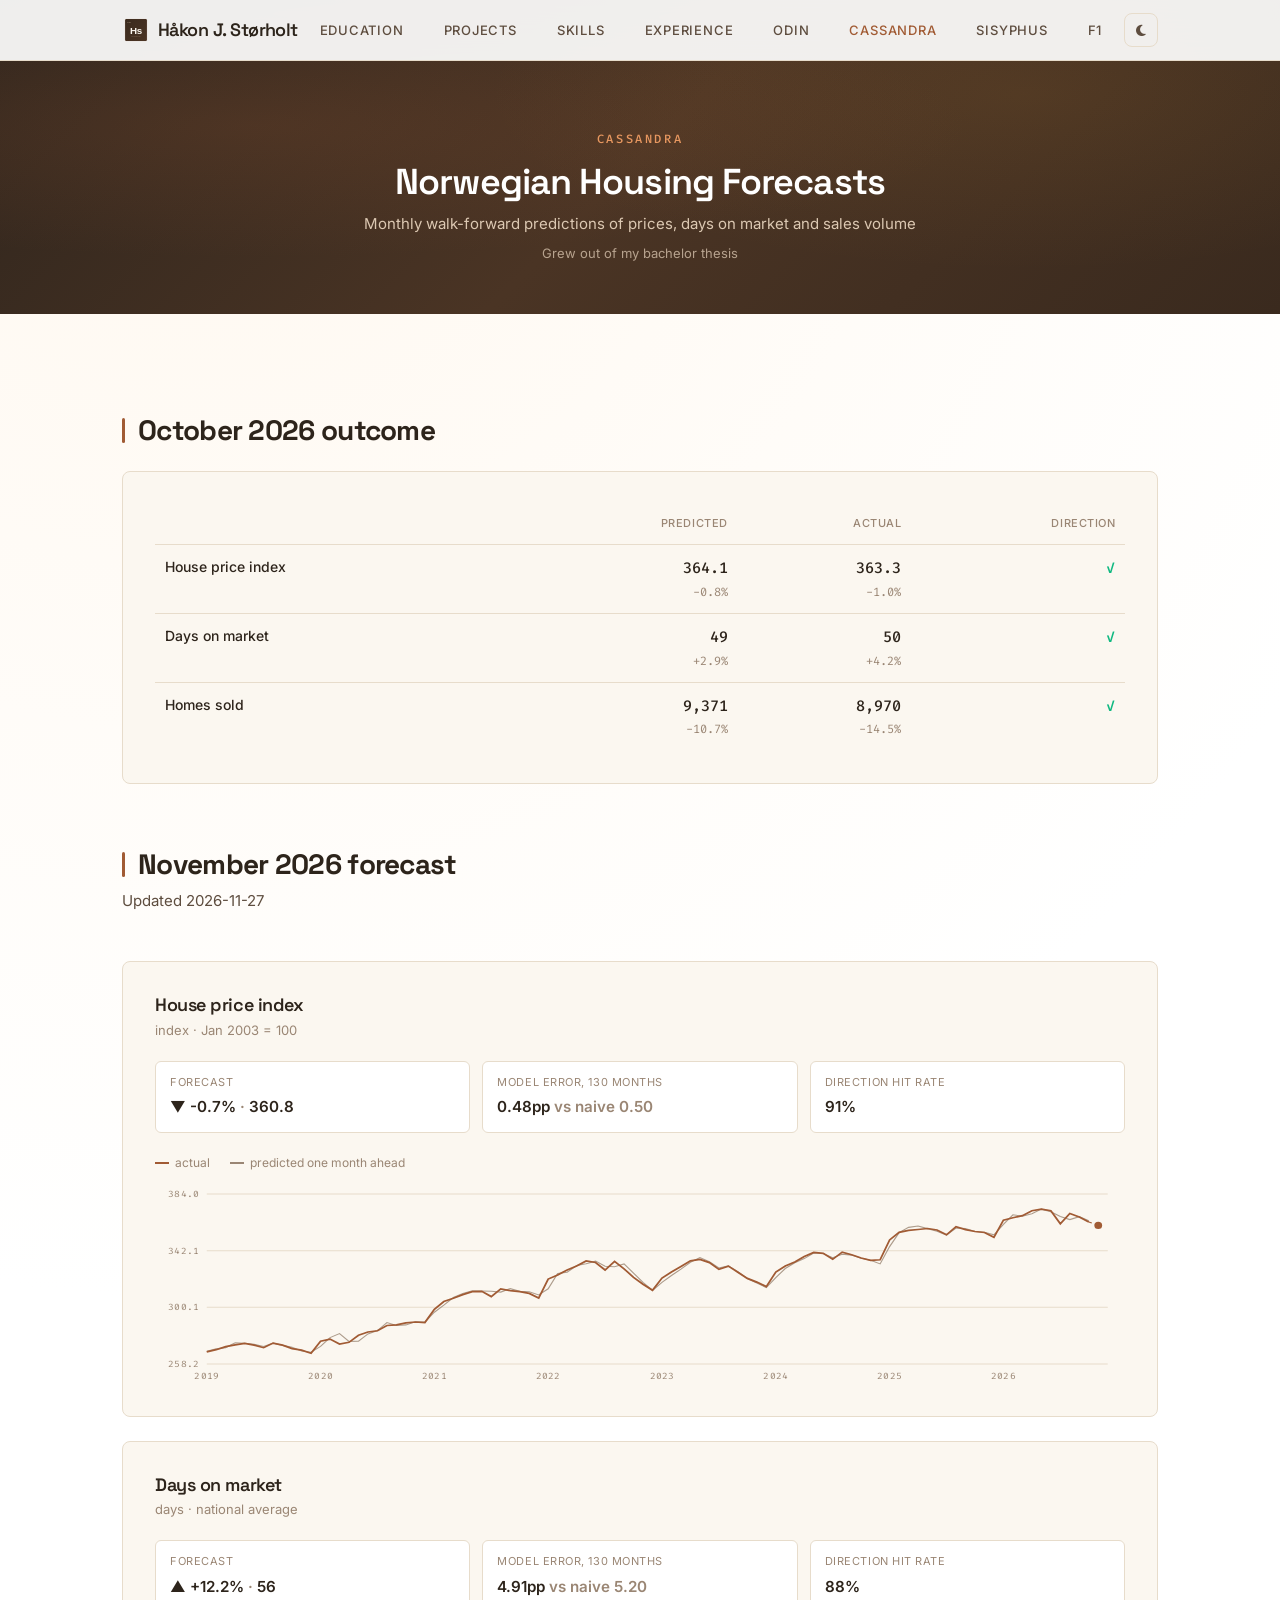
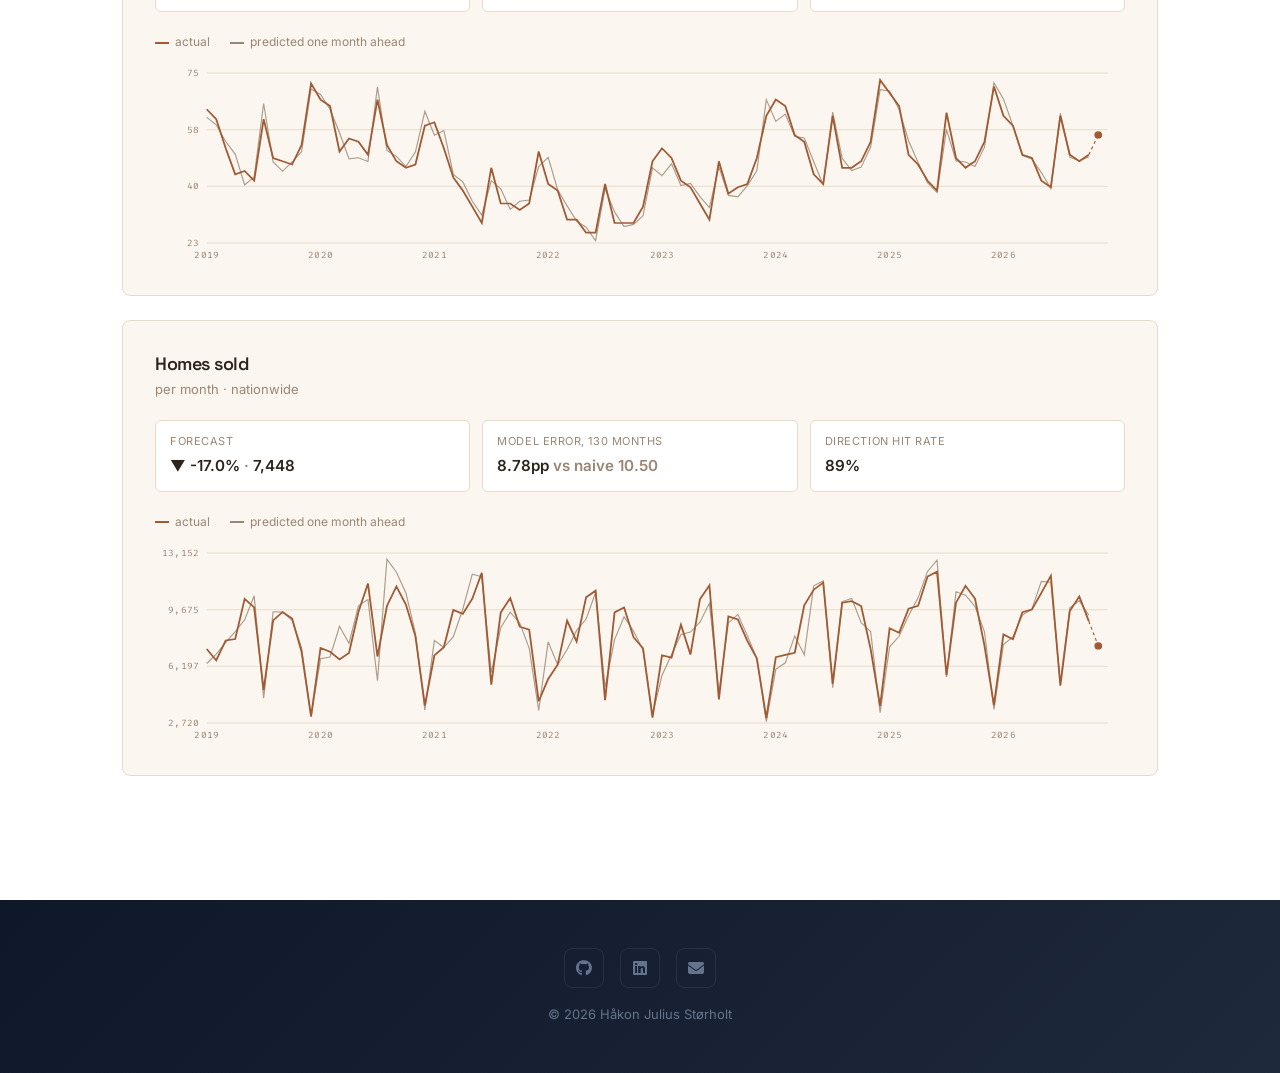
<file: cassandra/index.html>
<!DOCTYPE html>
<html lang="en">
<head>
    <meta charset="UTF-8">
    <meta name="viewport" content="width=device-width, initial-scale=1.0">
    <title>Cassandra | Håkon J. Størholt</title>
    <meta name="description" content="Monthly walk-forward forecasts for the Norwegian housing market: prices, days on market and sales volume.">
    <meta name="author" content="Håkon Julius Størholt">

    <meta property="og:type" content="website">
    <meta property="og:url" content="https://hassium.no/cassandra/">
    <meta property="og:title" content="Cassandra | Håkon J. Størholt">
    <meta property="og:description" content="Monthly walk-forward forecasts for the Norwegian housing market.">

    <link rel="icon" type="image/svg+xml" href="/images/favicon.svg">

    <link href="https://fonts.googleapis.com/css2?family=Inter:wght@300;400;500;600;700&family=Space+Grotesk:wght@400;500;600;700&family=Fira+Code:wght@400;500&display=swap" rel="stylesheet">
    <link rel="stylesheet" href="https://cdnjs.cloudflare.com/ajax/libs/font-awesome/6.4.0/css/all.min.css">
    <link rel="stylesheet" href="/styles.css">
    <style>
        .cass-chart { width: 100%; height: 200px; display: block; }
        .cass-legend {
            display: flex; gap: 1.25rem; margin-bottom: 0.75rem;
            font-size: 0.75rem; color: var(--text-muted);
        }
        .cass-legend .sw {
            display: inline-block; width: 14px; height: 2px;
            vertical-align: middle; margin-right: 6px;
        }
        .cass-review { width: 100%; border-collapse: collapse; }
        .cass-review th, .cass-review td {
            padding: 0.7rem 0.6rem; border-bottom: 1px solid var(--border);
            text-align: right; vertical-align: top;
        }
        .cass-review th:first-child, .cass-review td:first-child { text-align: left; }
        .cass-review tr:last-child td { border-bottom: none; }
        .cass-review th {
            font-size: 0.6875rem; text-transform: uppercase; letter-spacing: 0.05em;
            color: var(--text-muted); font-weight: 500;
        }
        .cass-review td { font-family: 'Fira Code', monospace; font-size: 0.95rem; font-weight: 500; }
        .cass-review td.txt { font-family: inherit; font-size: 0.875rem; }
        .cass-review .muted { color: var(--text-muted); font-size: 0.75rem; font-weight: 400; margin-top: 2px; }
        .cass-review .hit { color: var(--success); }
        @media (max-width: 600px) {
            #rv-card { padding: 1rem 0.75rem; }
            .cass-review th, .cass-review td { padding: 0.6rem 0.4rem; }
            .cass-review td { font-size: 0.875rem; white-space: nowrap; }
            .cass-review td.txt { white-space: normal; }
            .cass-review th:last-child span { display: none; }
        }
    </style>
</head>
<body>
    <div class="scroll-progress" id="scroll-progress"></div>

    <header class="header">
        <div class="nav-container">
            <a href="/" class="logo"><img src="/images/hjs-symbol.svg" alt="" class="logo-icon"><span class="logo-text">Håkon J. Størholt</span></a>
            <nav>
                <ul class="nav-menu">
                    <li><a href="/#education" class="nav-link">Education</a></li>
                    <li><a href="/#projects" class="nav-link">Projects</a></li>
                    <li><a href="/#skills" class="nav-link">Skills</a></li>
                    <li><a href="/#experience" class="nav-link">Experience</a></li>
                    <li><a href="/odin/" class="nav-link">Odin</a></li>
                    <li><a href="/cassandra/" class="nav-link active">Cassandra</a></li>
                    <li><a href="/sisyphus/" class="nav-link">Sisyphus</a></li>
                    <li><a href="/f1/" class="nav-link">F1</a></li>
                </ul>
            </nav>
            <div class="nav-controls">
                <button class="nav-btn" id="theme-toggle" aria-label="Toggle dark mode" title="Toggle dark mode"><i class="fas fa-moon"></i></button>
                <button class="mobile-menu-toggle" aria-label="Toggle menu">
                    <i class="fas fa-bars"></i>
                </button>
            </div>
        </div>
    </header>

    <section class="f1-hero-mini">
        <div class="hero-content">
            <p class="f1-eyebrow">Cassandra</p>
            <h1>Norwegian Housing Forecasts</h1>
            <p class="subtitle">Monthly walk-forward predictions of prices, days on market and sales volume</p>
            <p class="subtitle" style="margin-top:0.4rem;font-size:0.8125rem;opacity:0.75">Grew out of my bachelor thesis</p>
        </div>
    </section>

    <section class="section">
        <div class="container">
            <div id="review" hidden>
                <h2 class="section-title" id="rv-title"></h2>
                <div class="race-card animate-in" style="margin-top:1.5rem;margin-bottom:4rem" id="rv-card"></div>
            </div>
            <h2 class="section-title" id="fc-title">Loading…</h2>
            <p class="section-subtitle">Updated <span id="updated">…</span></p>
            <div id="cards"></div>
        </div>
    </section>

    <footer class="footer">
        <div class="container">
            <div class="footer-links">
                <a href="https://github.com/hakonstoerholt" class="footer-link" target="_blank" aria-label="GitHub"><i class="fab fa-github"></i></a>
                <a href="https://linkedin.com/in/hakonstoerholt" class="footer-link" target="_blank" aria-label="LinkedIn"><i class="fab fa-linkedin"></i></a>
                <a href="mailto:hakonstoerholt@gmail.com" class="footer-link" aria-label="Email"><i class="fas fa-envelope"></i></a>
            </div>
            <p>&copy; 2026 Håkon Julius Størholt</p>
        </div>
    </footer>

    <script>
        function applyTheme(theme) {
            document.documentElement.setAttribute('data-theme', theme);
            localStorage.setItem('hjs-theme', theme);
            const btn = document.getElementById('theme-toggle');
            if (btn) btn.innerHTML = theme === 'dark' ? '<i class="fas fa-sun"></i>' : '<i class="fas fa-moon"></i>';
        }

        document.addEventListener('DOMContentLoaded', function() {
            const savedTheme = localStorage.getItem('hjs-theme') ||
                (window.matchMedia('(prefers-color-scheme: dark)').matches ? 'dark' : 'light');
            applyTheme(savedTheme);

            document.getElementById('theme-toggle').addEventListener('click', function() {
                applyTheme(document.documentElement.getAttribute('data-theme') === 'dark' ? 'light' : 'dark');
            });

            const toggle = document.querySelector('.mobile-menu-toggle');
            const menu = document.querySelector('.nav-menu');
            if (toggle) toggle.addEventListener('click', () => menu.classList.toggle('active'));

            const progress = document.getElementById('scroll-progress');
            window.addEventListener('scroll', () => {
                const h = document.documentElement;
                progress.style.width = (h.scrollTop / (h.scrollHeight - h.clientHeight)) * 100 + '%';
            });

            loadForecasts();
        });

        const MONTH_NAMES = ['January','February','March','April','May','June',
                             'July','August','September','October','November','December'];

        function monthName(m) {
            return MONTH_NAMES[parseInt(m.slice(5), 10) - 1] + ' ' + m.slice(0, 4);
        }

        function loadForecasts() {
            fetch('data.json').then(r => r.json()).then(d => {
                document.getElementById('updated').textContent = d.updated;
                const fcMonth = d.targets.prisindex.forecast.m;
                document.getElementById('fc-title').textContent = monthName(fcMonth) + ' forecast';
                review(d);
                const host = document.getElementById('cards');
                for (const key of ['prisindex', 'liggetid', 'volum']) {
                    host.appendChild(card(d.targets[key]));
                }
                const obs = new IntersectionObserver(es => {
                    es.forEach(e => { if (e.isIntersecting) e.target.classList.add('visible'); });
                }, { threshold: 0.1 });
                document.querySelectorAll('.animate-in').forEach(el => obs.observe(el));
            });
        }

        function fmt(v, dec) {
            return v.toLocaleString('en-US', { minimumFractionDigits: dec, maximumFractionDigits: dec });
        }

        function pct(p) {
            return (p > 0 ? '+' : '') + p.toFixed(1) + '%';
        }

        function review(d) {
            const ts = ['prisindex', 'liggetid', 'volum'].map(k => d.targets[k]);
            if (ts.some(t => !t.prev_forecast || t.history.length < 2)) return;
            const h0 = ts[0].history;
            document.getElementById('rv-title').textContent = monthName(h0[h0.length - 1].m) + ' outcome';
            const rows = ts.map(t => {
                const h = t.history, a = h[h.length - 1].v, p = t.prev_forecast;
                const apct = 100 * (a / h[h.length - 2].v - 1);
                const hit = Math.sign(p.pct) === Math.sign(apct);
                return `<tr>
                    <td class="txt">${t.label}</td>
                    <td>${fmt(p.v, t.dec)}<div class="muted">${pct(p.pct)}</div></td>
                    <td>${fmt(a, t.dec)}<div class="muted">${pct(apct)}</div></td>
                    <td class="${hit ? 'hit' : ''}">${hit ? '✓' : '✗'}</td>
                </tr>`;
            });
            document.getElementById('rv-card').innerHTML = `
                <table class="cass-review">
                    <thead><tr><th></th><th>Predicted</th><th>Actual</th><th><span>Direction</span></th></tr></thead>
                    <tbody>${rows.join('')}</tbody>
                </table>`;
            document.getElementById('review').hidden = false;
        }

        function card(t) {
            const el = document.createElement('div');
            el.className = 'race-card animate-in';
            el.style.marginBottom = '1.5rem';
            const f = t.forecast;
            const arrow = f.pct > 0.05 ? '▲' : f.pct < -0.05 ? '▼' : '▶';
            el.innerHTML = `
                <h3>${t.label}</h3>
                <div class="sub">${t.unit}</div>
                <div class="signal-grid">
                    <div class="signal-tile">
                        <div class="label">Forecast</div>
                        <div class="value">${arrow} ${f.pct > 0 ? '+' : ''}${f.pct.toFixed(1)}% <span style="color:var(--text-muted)">·</span> ${fmt(f.v, t.dec)}</div>
                    </div>
                    <div class="signal-tile">
                        <div class="label">Model error, ${t.n_test} months</div>
                        <div class="value">${t.mae_pp.toFixed(2)}pp <span style="color:var(--text-muted)">vs naive ${t.naive_mae_pp.toFixed(2)}</span></div>
                    </div>
                    <div class="signal-tile">
                        <div class="label">Direction hit rate</div>
                        <div class="value">${t.hit_pct.toFixed(0)}%</div>
                    </div>
                </div>
                <div class="cass-legend">
                    <span><span class="sw" style="background:var(--accent)"></span>actual</span>
                    <span><span class="sw" style="background:var(--text-muted)"></span>predicted one month ahead</span>
                </div>
                ${chart(t)}`;
            return el;
        }

        function chart(t) {
            const W = 900, H = 200, L = 48, R = 16, T = 10, B = 20;
            const months = t.history.map(p => p.m);
            const xi = m => months.indexOf(m);
            const n = months.length + 2;

            const vals = t.history.map(p => p.v)
                .concat(t.backtest.map(p => p.pred), [t.forecast.v]);
            const lo = Math.min(...vals) * 0.97, hi = Math.max(...vals) * 1.03;
            const x = i => L + (W - L - R) * i / (n - 1);
            const y = v => T + (H - T - B) * (1 - (v - lo) / (hi - lo));
            const path = pts => pts.map((p, i) =>
                (i ? 'L' : 'M') + x(p[0]).toFixed(1) + ' ' + y(p[1]).toFixed(1)).join(' ');

            let grid = '';
            for (let g = 0; g < 4; g++) {
                const v = lo + (hi - lo) * g / 3;
                grid += `<line x1="${L}" x2="${W - R}" y1="${y(v)}" y2="${y(v)}" stroke="var(--border)" stroke-width="1"/>` +
                        `<text x="${L - 7}" y="${y(v) + 3}" text-anchor="end" fill="var(--text-muted)" font-size="9" font-family="Fira Code">${fmt(v, t.dec)}</text>`;
            }
            let xlab = '';
            months.forEach((m, i) => {
                if (m.endsWith('-01')) xlab += `<text x="${x(i)}" y="${H - 5}" text-anchor="middle" fill="var(--text-muted)" font-size="9" font-family="Fira Code">${m.slice(0, 4)}</text>`;
            });

            const actual = path(t.history.map(p => [xi(p.m), p.v]));
            const pred = path(t.backtest.map(p => [xi(p.m), p.pred]));
            const lastI = months.length - 1, lastV = t.history[lastI].v;
            const fx = x(lastI + 1), fy = y(t.forecast.v);

            return `<svg class="cass-chart" viewBox="0 0 ${W} ${H}" preserveAspectRatio="none">
                ${grid}${xlab}
                <path d="${pred}" fill="none" stroke="var(--text-muted)" stroke-width="1.1" opacity="0.8"/>
                <path d="${actual}" fill="none" stroke="var(--accent)" stroke-width="1.7"/>
                <line x1="${x(lastI)}" y1="${y(lastV)}" x2="${fx}" y2="${fy}" stroke="var(--accent)" stroke-width="1.1" stroke-dasharray="3 3"/>
                <circle cx="${fx}" cy="${fy}" r="3.6" fill="var(--accent)"/>
            </svg>`;
        }
    </script>
</body>
</html>
</file>
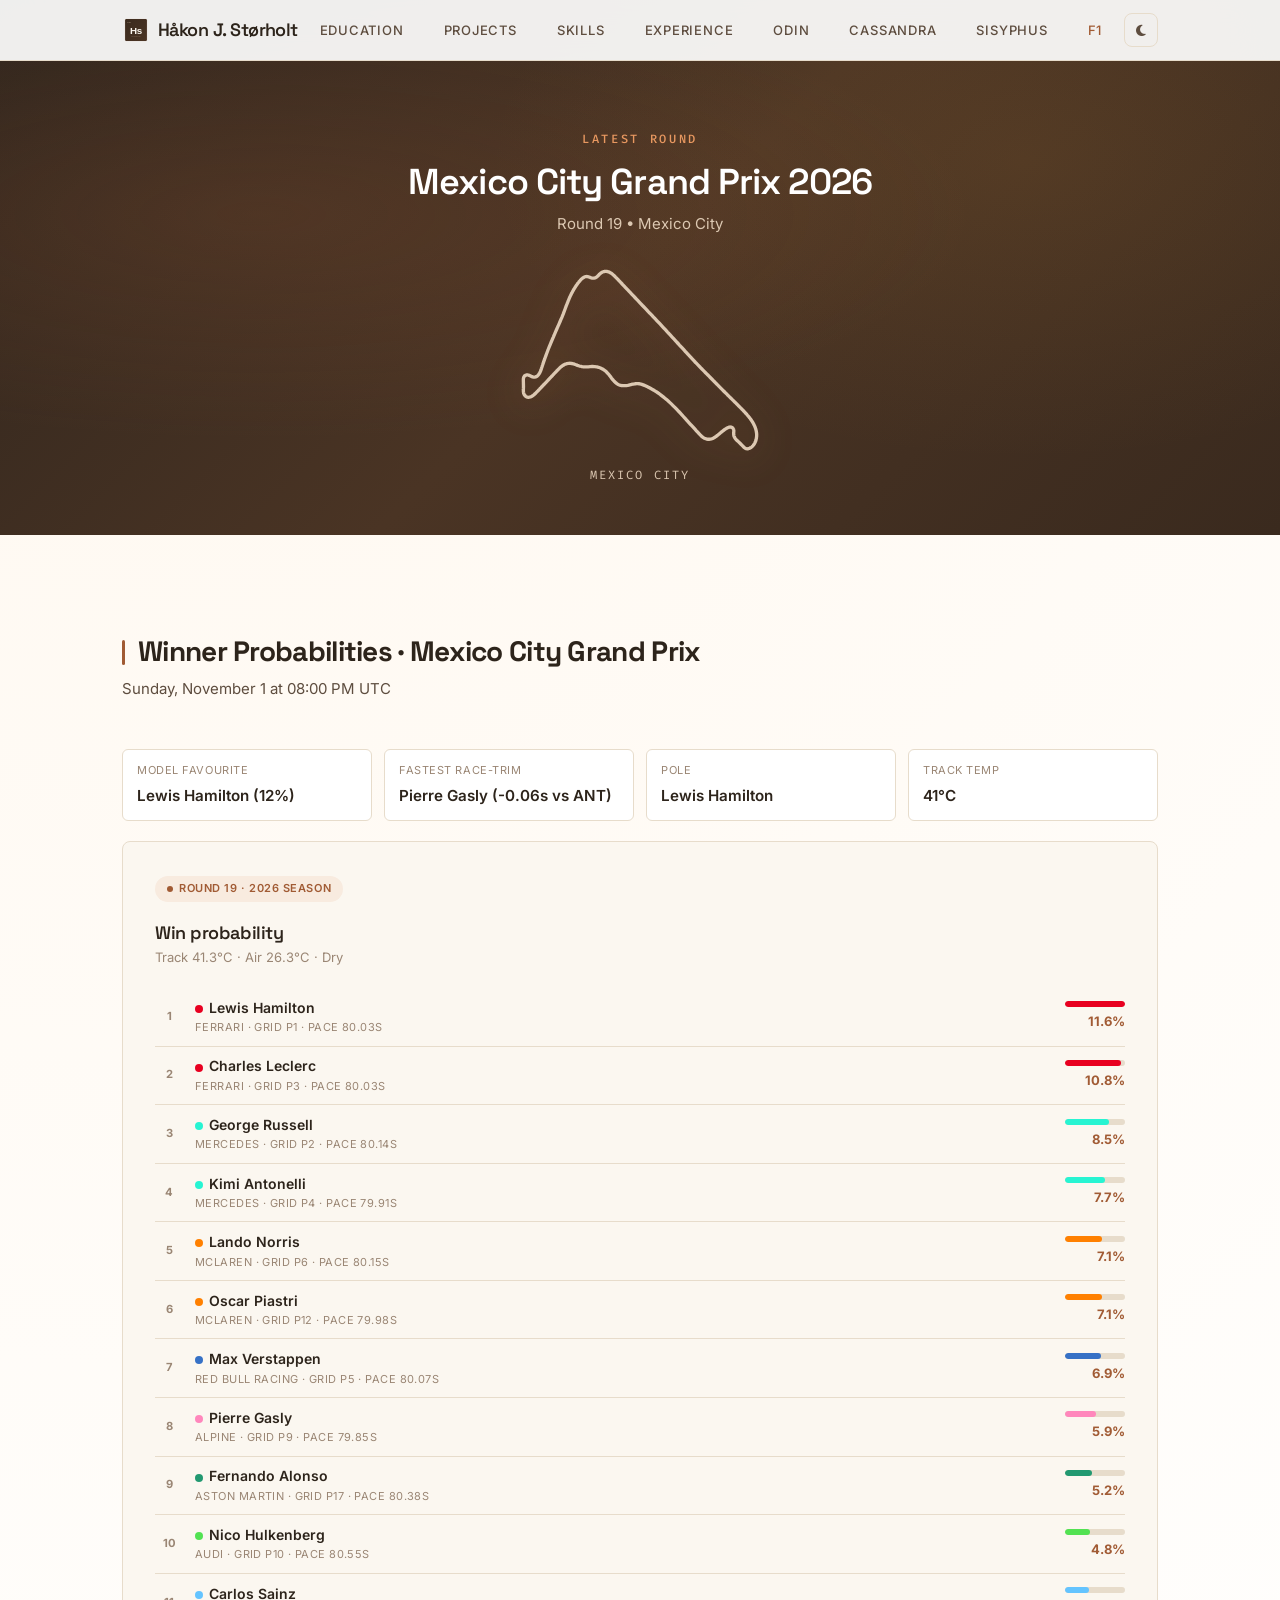
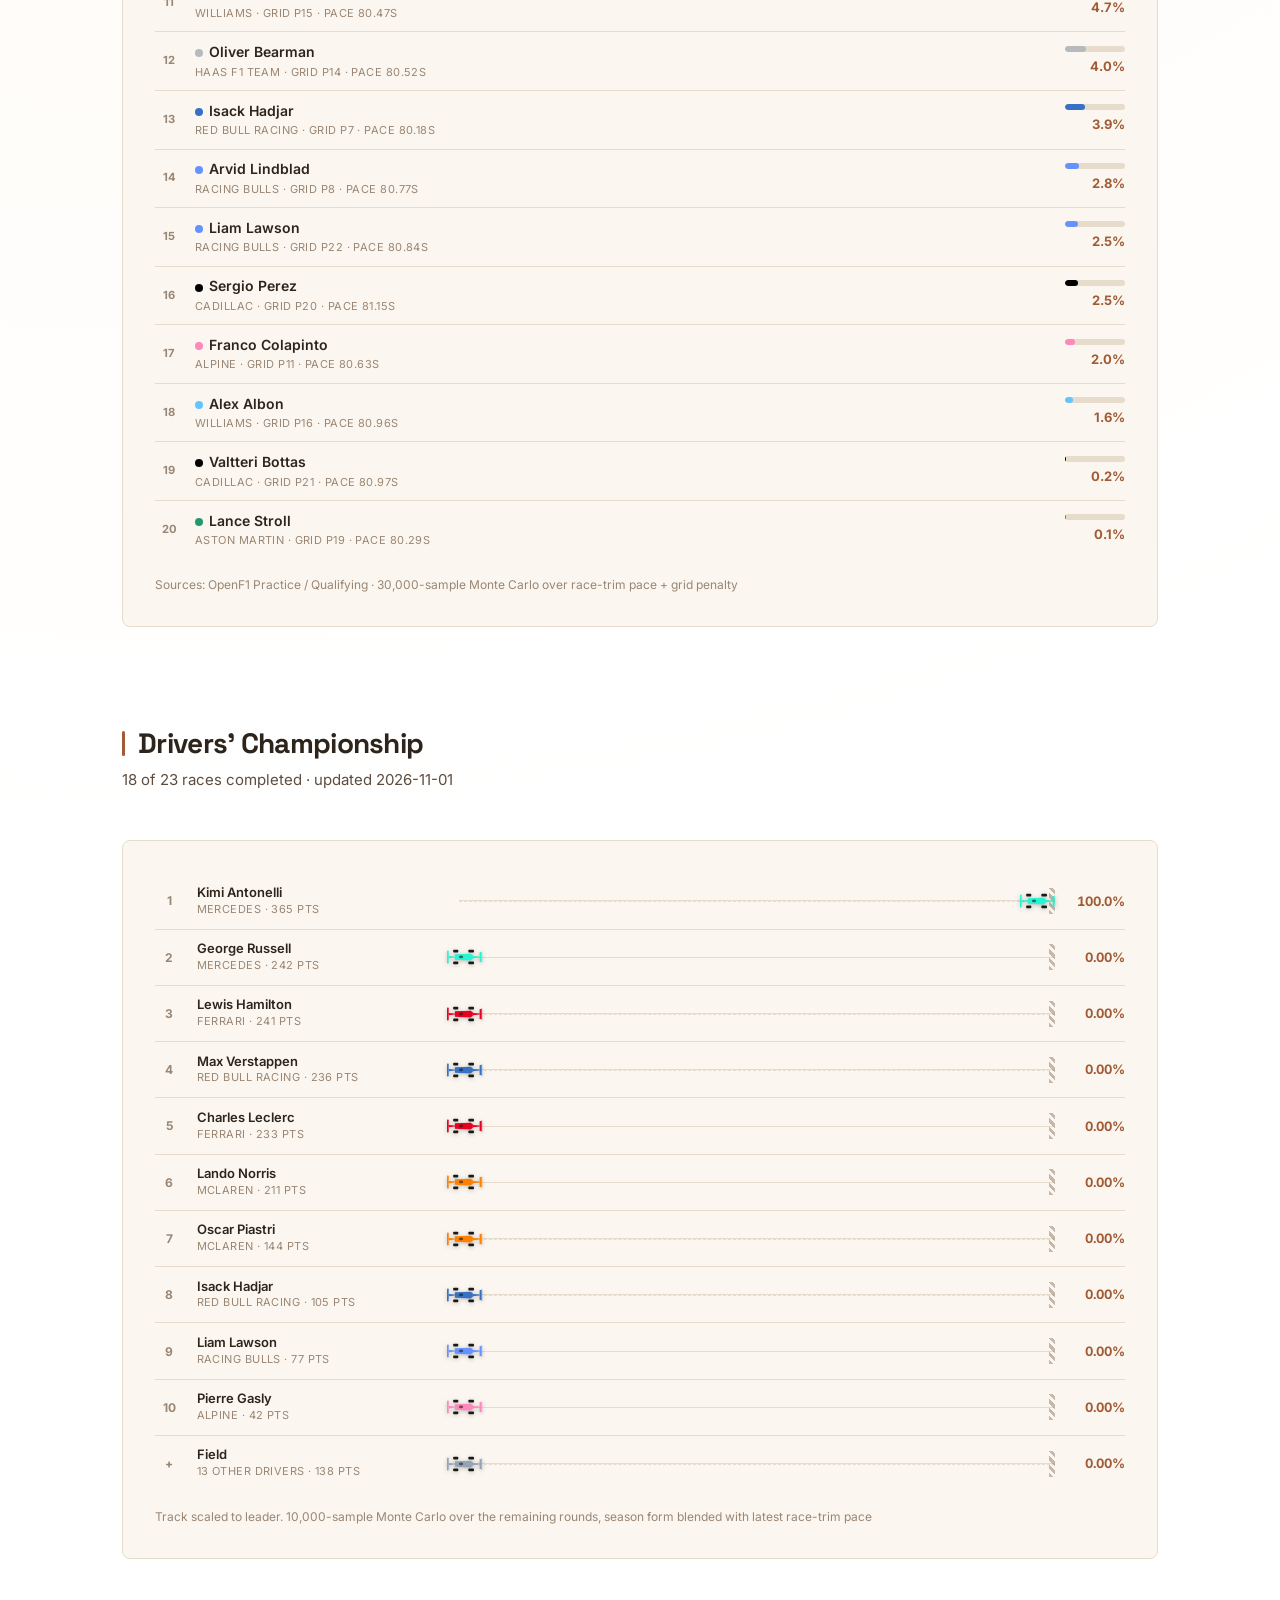
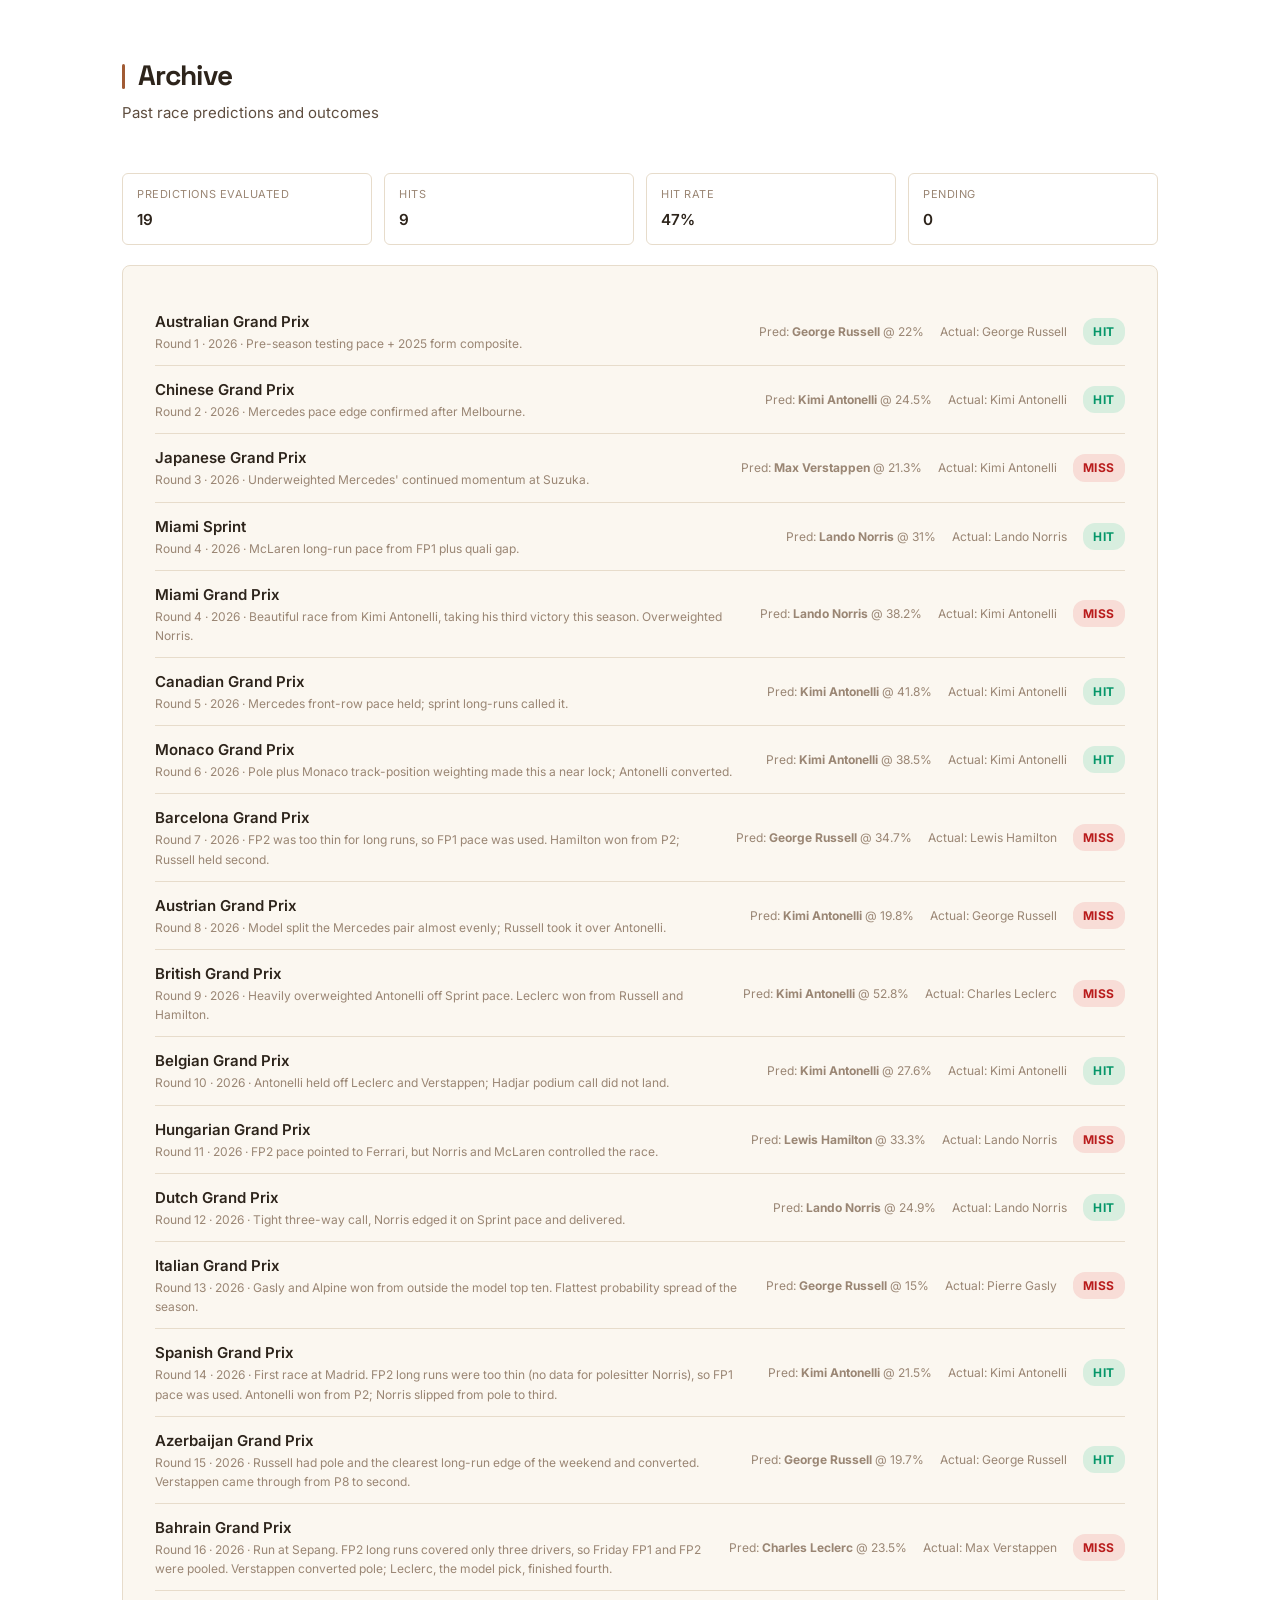
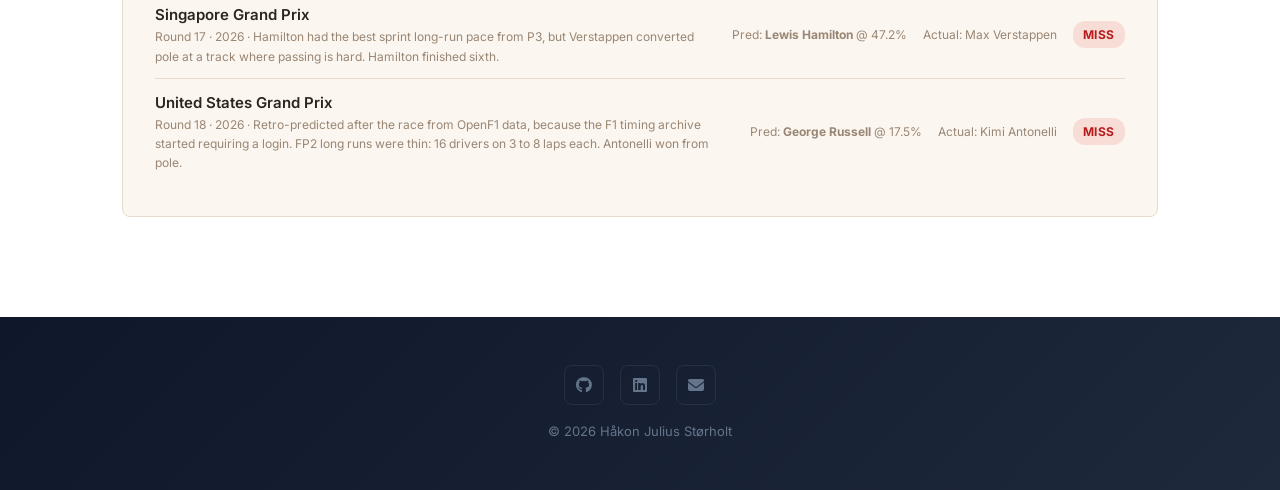
<file: f1/index.html>
<!DOCTYPE html>
<html lang="en">
<head>
    <meta charset="UTF-8">
    <meta name="viewport" content="width=device-width, initial-scale=1.0">
    <title>F1 Race Predictions | Håkon J. Størholt</title>
    <meta name="description" content="Telemetry-driven Formula 1 race winner predictions using FastF1 data and Monte Carlo simulation.">
    <meta name="author" content="Håkon Julius Størholt">

    <meta property="og:type" content="website">
    <meta property="og:url" content="https://hakonstoerholt.github.io/f1/">
    <meta property="og:title" content="F1 Race Predictions | Håkon J. Størholt">
    <meta property="og:description" content="Telemetry-driven Formula 1 race winner predictions using FastF1 + Monte Carlo.">

    <link rel="icon" type="image/svg+xml" href="/images/favicon.svg">

    <link href="https://fonts.googleapis.com/css2?family=Inter:wght@300;400;500;600;700&family=Space+Grotesk:wght@400;500;600;700&family=Fira+Code:wght@400;500&display=swap" rel="stylesheet">
    <link rel="stylesheet" href="https://cdnjs.cloudflare.com/ajax/libs/font-awesome/6.4.0/css/all.min.css">
    <link rel="stylesheet" href="/styles.css">
</head>
<body>
    <div class="scroll-progress" id="scroll-progress"></div>

    <header class="header">
        <div class="nav-container">
            <a href="/" class="logo"><img src="/images/hjs-symbol.svg" alt="" class="logo-icon"><span class="logo-text">Håkon J. Størholt</span></a>
            <nav>
                <ul class="nav-menu">
                    <li><a href="/#education" class="nav-link">Education</a></li>
                    <li><a href="/#projects" class="nav-link">Projects</a></li>
                    <li><a href="/#skills" class="nav-link">Skills</a></li>
                    <li><a href="/#experience" class="nav-link">Experience</a></li>
                    <li><a href="/odin/" class="nav-link">Odin</a></li>
                    <li><a href="/cassandra/" class="nav-link">Cassandra</a></li>
                    <li><a href="/sisyphus/" class="nav-link">Sisyphus</a></li>
                    <li><a href="/f1/" class="nav-link active">F1</a></li>
                </ul>
            </nav>
            <div class="nav-controls">
                <button class="nav-btn" id="theme-toggle" aria-label="Toggle dark mode" title="Toggle dark mode"><i class="fas fa-moon"></i></button>
                <button class="mobile-menu-toggle" aria-label="Toggle menu">
                    <i class="fas fa-bars"></i>
                </button>
            </div>
        </div>
    </header>

    <section class="f1-hero-mini">
        <div class="hero-content">
            <p class="f1-eyebrow" id="race-eyebrow"></p>
            <h1 id="hero-title">F1 Race Winner Predictions</h1>
            <p class="subtitle" id="hero-subtitle">Telemetry-driven Monte Carlo on this weekend's race</p>
            <div class="circuit-map" id="circuit-map" aria-hidden="true"></div>
            <p class="circuit-map-caption" id="circuit-map-caption"></p>
        </div>
    </section>

    <section class="section">
        <div class="container">
            <h2 class="section-title" id="race-title">Loading…</h2>
            <p class="section-subtitle" id="race-subtitle">&nbsp;</p>

            <div class="signal-grid" id="signal-grid"></div>

            <div class="race-card animate-in">
                <div class="race-status"><span class="pulse"></span><span id="race-badge">Race weekend</span></div>
                <h3>Win probability</h3>
                <div class="sub" id="win-sub">Monte Carlo distribution of race winners</div>
                <div id="win-list">
                    <p style="color: var(--text-muted); font-size: 0.8125rem;">Loading...</p>
                </div>
                <div class="last-updated" id="last-updated"></div>
            </div>
        </div>
    </section>

    <section class="section" style="padding-top: 0;">
        <div class="container">
            <h2 class="section-title">Drivers' Championship</h2>
            <p class="section-subtitle" id="champ-subtitle">Loading season outlook...</p>
            <div class="race-card animate-in">
                <div id="champ-list">
                    <p style="color: var(--text-muted); font-size: 0.8125rem;">Loading...</p>
                </div>
                <div class="last-updated" id="champ-meta"></div>
            </div>
        </div>
    </section>

    <section class="section" style="padding-top: 0;">
        <div class="container">
            <h2 class="section-title">Archive</h2>
            <p class="section-subtitle" id="archive-subtitle">Past race predictions and outcomes</p>
            <div class="signal-grid" id="archive-stats"></div>
            <div class="race-card animate-in" id="archive-card">
                <p style="color: var(--text-muted); font-size: 0.8125rem;">Loading archive...</p>
            </div>
        </div>
    </section>

    <footer class="footer">
        <div class="container">
            <div class="footer-links">
                <a href="https://github.com/hakonstoerholt" class="footer-link" target="_blank" aria-label="GitHub"><i class="fab fa-github"></i></a>
                <a href="https://linkedin.com/in/hakonstoerholt" class="footer-link" target="_blank" aria-label="LinkedIn"><i class="fab fa-linkedin"></i></a>
                <a href="mailto:hakonstoerholt@gmail.com" class="footer-link" aria-label="Email"><i class="fas fa-envelope"></i></a>
            </div>
            <p>&copy; 2026 Håkon Julius Størholt</p>
        </div>
    </footer>

    <script>
        // Theme toggle (shared with index.html via localStorage key)
        function applyTheme(theme) {
            document.documentElement.setAttribute('data-theme', theme);
            localStorage.setItem('hjs-theme', theme);
            const btn = document.getElementById('theme-toggle');
            if (btn) btn.innerHTML = theme === 'dark' ? '<i class="fas fa-sun"></i>' : '<i class="fas fa-moon"></i>';
        }

        document.addEventListener('DOMContentLoaded', function() {
            const savedTheme = localStorage.getItem('hjs-theme') ||
                (window.matchMedia('(prefers-color-scheme: dark)').matches ? 'dark' : 'light');
            applyTheme(savedTheme);

            document.getElementById('theme-toggle').addEventListener('click', function() {
                applyTheme(document.documentElement.getAttribute('data-theme') === 'dark' ? 'light' : 'dark');
            });

            const toggle = document.querySelector('.mobile-menu-toggle');
            const menu = document.querySelector('.nav-menu');
            if (toggle) toggle.addEventListener('click', () => menu.classList.toggle('active'));

            // Scroll progress
            const progress = document.getElementById('scroll-progress');
            window.addEventListener('scroll', () => {
                const h = document.documentElement;
                const pct = (h.scrollTop / (h.scrollHeight - h.clientHeight)) * 100;
                progress.style.width = pct + '%';
            });

            // Animate-in observer
            const obs = new IntersectionObserver(es => {
                es.forEach(e => { if (e.isIntersecting) e.target.classList.add('visible'); });
            }, { threshold: 0.1 });
            document.querySelectorAll('.animate-in').forEach(el => obs.observe(el));

            loadPredictions();
        });

        // Top-down F1 car silhouette, viewBox 64x28 (~2.3:1 like real F1 length:width).
        // currentColor inherits the team color from .champ-car style.
        const F1_CAR_SVG = `
            <svg class="f1-car-svg" viewBox="0 0 64 28" preserveAspectRatio="xMidYMid meet" aria-hidden="true">
                <rect x="0" y="3" width="3" height="22" rx="0.6" fill="currentColor"/>
                <rect x="0.6" y="2" width="1.8" height="1" rx="0.3" fill="currentColor" opacity="0.7"/>
                <rect x="0.6" y="25" width="1.8" height="1" rx="0.3" fill="currentColor" opacity="0.7"/>
                <path d="M3 12 L14 13 L14 15 L3 16 Z" fill="currentColor"/>
                <rect x="11" y="1" width="9" height="5" rx="1.4" fill="#1a1a1a"/>
                <rect x="11" y="22" width="9" height="5" rx="1.4" fill="#1a1a1a"/>
                <path d="M14 9 L42 8 L46 11 L46 17 L42 20 L14 19 Z" fill="currentColor"/>
                <ellipse cx="25" cy="14" rx="3.8" ry="2.3" fill="#0e0e0e" opacity="0.55"/>
                <path d="M22 12.4 Q25 10.6 28 12.4" stroke="#0e0e0e" stroke-width="0.5" fill="none" opacity="0.6"/>
                <rect x="38" y="1" width="10" height="5" rx="1.4" fill="#1a1a1a"/>
                <rect x="38" y="22" width="10" height="5" rx="1.4" fill="#1a1a1a"/>
                <path d="M46 12 L58 13 L58 15 L46 16 Z" fill="currentColor"/>
                <rect x="58" y="5" width="3" height="18" rx="0.5" fill="currentColor"/>
                <rect x="61" y="4" width="1.5" height="20" rx="0.3" fill="currentColor" opacity="0.85"/>
            </svg>
        `;

        // Map a race name to a circuit slug (the SVG filename baked by
        // scripts/odin/generate-circuits.mjs). Substring match keeps it robust
        // to "Grand Prix" vs "Sprint" and minor naming changes from the nightly
        // refresh. Circuits without a keyword (e.g. Madrid) get no map.
        const CIRCUIT_SLUGS = [
            // Location keys first: in 2026 the Spanish GP moved to Madrid and the Bahrain GP
            // ran at Sepang, so the race name alone would pick the wrong outline.
            ['kuala lumpur', 'sepang'], ['madrid', 'madrid'], ['barcelona', 'catalunya'],
            ['australian', 'melbourne'], ['chinese', 'shanghai'], ['japanese', 'suzuka'],
            ['bahrain', 'bahrain'], ['saudi', 'jeddah'], ['miami', 'miami'],
            ['emilia', 'imola'], ['monaco', 'monaco'], ['canadian', 'montreal'],
            ['spanish', 'catalunya'], ['austrian', 'spielberg'], ['british', 'silverstone'],
            ['belgian', 'spa'], ['hungarian', 'hungaroring'], ['dutch', 'zandvoort'],
            ['italian', 'monza'], ['azerbaijan', 'baku'], ['singapore', 'singapore'],
            ['united states', 'cota'], ['mexic', 'mexico'], ['brazil', 'interlagos'],
            ['são paulo', 'interlagos'], ['sao paulo', 'interlagos'], ['las vegas', 'lasvegas'],
            ['qatar', 'lusail'], ['abu dhabi', 'yasmarina'],
        ];

        function circuitSlug(raceName, circuitLabel) {
            const n = `${circuitLabel || ''} ${raceName || ''}`.toLowerCase();
            const hit = CIRCUIT_SLUGS.find(([kw]) => n.includes(kw));
            return hit ? hit[1] : null;
        }

        // Inline the current race's circuit outline into the hero. The SVG uses
        // stroke="currentColor", so CSS colors it. Missing file → no map shown.
        async function loadCircuitMap(raceName, circuitLabel) {
            const mount = document.getElementById('circuit-map');
            const caption = document.getElementById('circuit-map-caption');
            if (!mount) return;
            const clear = () => { mount.innerHTML = ''; if (caption) caption.textContent = ''; };
            const slug = circuitSlug(raceName, circuitLabel);
            if (!slug) { clear(); return; }
            try {
                const res = await fetch(`/f1/assets/circuits/${slug}.svg`);
                if (!res.ok) throw new Error(res.status);
                mount.innerHTML = await res.text();
                if (caption) caption.textContent = circuitLabel || '';
            } catch {
                clear();
            }
        }

        // Adaptive "Next up" eyebrow from the race date. race_predictions.json is
        // updated by hand, so the date may be upcoming or already past — phrase
        // it honestly either way rather than always claiming "Next up".
        function raceEyebrow(raceDateUtc) {
            if (!raceDateUtc) return '';
            const race = new Date(raceDateUtc);
            if (isNaN(race)) return '';
            const startOfDay = d => new Date(d.getFullYear(), d.getMonth(), d.getDate());
            const days = Math.round((startOfDay(race) - startOfDay(new Date())) / 86400000);
            if (days > 1) return `Next up · in ${days} days`;
            if (days === 1) return 'Next up · tomorrow';
            if (days === 0) return 'Race day';
            return 'Latest round';
        }

        async function loadPredictions() {
            try {
                const r = await fetch('/race_predictions.json?v=' + Date.now());
                const data = await r.json();
                const cur = data.current_race;

                document.getElementById('race-eyebrow').textContent = raceEyebrow(cur.race_date_utc);
                document.getElementById('hero-title').textContent = `${cur.race_name} ${cur.season}`;
                document.getElementById('hero-subtitle').textContent =
                    `Round ${cur.round} • ${cur.circuit}`;
                loadCircuitMap(cur.race_name, cur.circuit);
                document.getElementById('race-title').textContent = `Winner Probabilities · ${cur.race_name}`;
                document.getElementById('race-subtitle').textContent =
                    `${new Date(cur.race_date_utc).toLocaleString(undefined, {weekday:'long', month:'long', day:'numeric', hour:'2-digit', minute:'2-digit', timeZoneName:'short'})}`;
                document.getElementById('race-badge').textContent =
                    `Round ${cur.round} · ${cur.season} season`;

                // Signals
                const sg = document.getElementById('signal-grid');
                sg.innerHTML = cur.key_signals.map(s =>
                    `<div class="signal-tile"><div class="label">${s.label}</div><div class="value">${s.value}</div></div>`
                ).join('');

                // Win probability list
                const list = document.getElementById('win-list');
                const max = Math.max(...cur.winner_probabilities.map(p => p.win_prob));
                list.innerHTML = cur.winner_probabilities.map((p, i) => {
                    const widthPct = (p.win_prob / max) * 100;
                    return `
                    <div class="win-row">
                      <div class="pos">${i + 1}</div>
                      <div class="who">
                        <div class="name"><span class="team-color-dot" style="background:${p.team_color}"></span>${p.driver}</div>
                        <div class="team">${p.team} · Grid P${p.grid} · pace ${p.race_pace_s.toFixed(2)}s</div>
                      </div>
                      <div class="barwrap">
                        <div class="bg"><div class="fill" style="background:${p.team_color};"></div></div>
                        <div class="pct">${p.win_prob.toFixed(1)}%</div>
                      </div>
                    </div>`;
                }).join('');

                // Animate bars in after paint
                requestAnimationFrame(() => {
                    document.querySelectorAll('.win-row .fill').forEach((el, i) => {
                        el.style.width = ((cur.winner_probabilities[i].win_prob / max) * 100) + '%';
                    });
                });

                document.getElementById('last-updated').textContent =
                    `Sources: ${cur.data_sources.join(' · ')}`;

                // Championship section
                if (data.season) {
                    const sn = data.season;
                    document.getElementById('champ-subtitle').textContent =
                        `${sn.races_completed} of ${sn.races_completed + sn.remaining_races} races completed · updated ${sn.last_updated}`;
                    const top = sn.predictions.slice(0, 10);
                    const rest = sn.predictions.slice(10);
                    const restProb = rest.reduce((s, p) => s + p.champ_prob_pct, 0);
                    const restPts = rest.reduce((s, p) => s + p.points_now, 0);
                    const maxProb = Math.max(top[0].champ_prob_pct, 1);

                    // Track scaled to leader probability so the field is readable
                    const trackMax = Math.max(top[0].champ_prob_pct, 1);

                    const renderTrackRow = (rank, name, team, color, pts, prob) => {
                        const pos = Math.min(99.5, (prob / trackMax) * 96 + 1);
                        return `
                        <div class="champ-row">
                          <div class="champ-rank">${rank}</div>
                          <div class="champ-info">
                            <div class="champ-name">${name}</div>
                            <div class="champ-team">${team}${pts !== '' ? ' · ' + pts + ' pts' : ''}</div>
                          </div>
                          <div class="champ-track">
                            <div class="champ-track-finish"></div>
                            <div class="champ-car" data-target="${pos}" style="left: 0%; color: ${color};">${F1_CAR_SVG}</div>
                          </div>
                          <div class="champ-pct">${prob.toFixed(prob < 1 ? 2 : 1)}%</div>
                        </div>`;
                    };

                    let html = top.map((p, i) => renderTrackRow(
                        i + 1, p.driver, p.team, p.team_color, p.points_now, p.champ_prob_pct
                    )).join('');
                    if (rest.length) {
                        html += renderTrackRow('+', `Field`, `${rest.length} other drivers`, '#94a3b8', restPts, restProb);
                    }
                    document.getElementById('champ-list').innerHTML = html;
                    document.getElementById('champ-meta').textContent =
                        `Track scaled to leader. ${sn.model}`;

                    requestAnimationFrame(() => {
                        document.querySelectorAll('#champ-list .champ-car').forEach(el => {
                            el.style.left = el.getAttribute('data-target') + '%';
                        });
                    });
                }

                document.getElementById('win-sub').textContent =
                    `Track ${cur.weather.track_temp_c}°C · Air ${cur.weather.air_temp_c}°C · ${cur.weather.rain ? 'Rain expected' : 'Dry'}`;

                // Archive
                const arc = document.getElementById('archive-card');
                const stats = document.getElementById('archive-stats');
                if (data.archive && data.archive.length) {
                    const evaluated = data.archive.filter(a => a.verdict === 'hit' || a.verdict === 'miss');
                    const hits = evaluated.filter(a => a.verdict === 'hit').length;
                    const total = evaluated.length;
                    const pending = data.archive.length - total;
                    const rate = total > 0 ? ((hits / total) * 100).toFixed(0) : 'n/a';

                    stats.innerHTML = `
                        <div class="signal-tile"><div class="label">Predictions evaluated</div><div class="value">${total}</div></div>
                        <div class="signal-tile"><div class="label">Hits</div><div class="value">${hits}</div></div>
                        <div class="signal-tile"><div class="label">Hit rate</div><div class="value">${rate}${total > 0 ? '%' : ''}</div></div>
                        <div class="signal-tile"><div class="label">Pending</div><div class="value">${pending}</div></div>
                    `;

                    arc.innerHTML = data.archive.map(a => {
                        const verdictClass = a.verdict === 'hit' ? 'hit' : a.verdict === 'miss' ? 'miss' : 'pending';
                        const actual = a.actual_winner ? `Actual: ${a.actual_winner}` : 'Not yet evaluated';
                        return `
                        <div class="archive-row">
                          <div>
                            <div class="race-name">${a.race_name}</div>
                            <div class="meta">Round ${a.round} · ${a.season} · ${a.note || ''}</div>
                          </div>
                          <div class="meta">Pred: <strong>${a.predicted_winner}</strong> @ ${a.predicted_prob}%</div>
                          <div class="meta">${actual}</div>
                          <div class="verdict ${verdictClass}">${a.verdict}</div>
                        </div>`;
                    }).join('');
                } else {
                    stats.innerHTML = '';
                    arc.innerHTML = `<p style="color: var(--text-muted); font-size: 0.8125rem;">No archived races yet.</p>`;
                }

            } catch (err) {
                console.error(err);
                document.getElementById('win-list').innerHTML =
                    `<p style="color: var(--text-muted); font-size: 0.8125rem;">Could not load predictions: ${err.message}</p>`;
            }
        }
    </script>
</body>
</html>
</file>
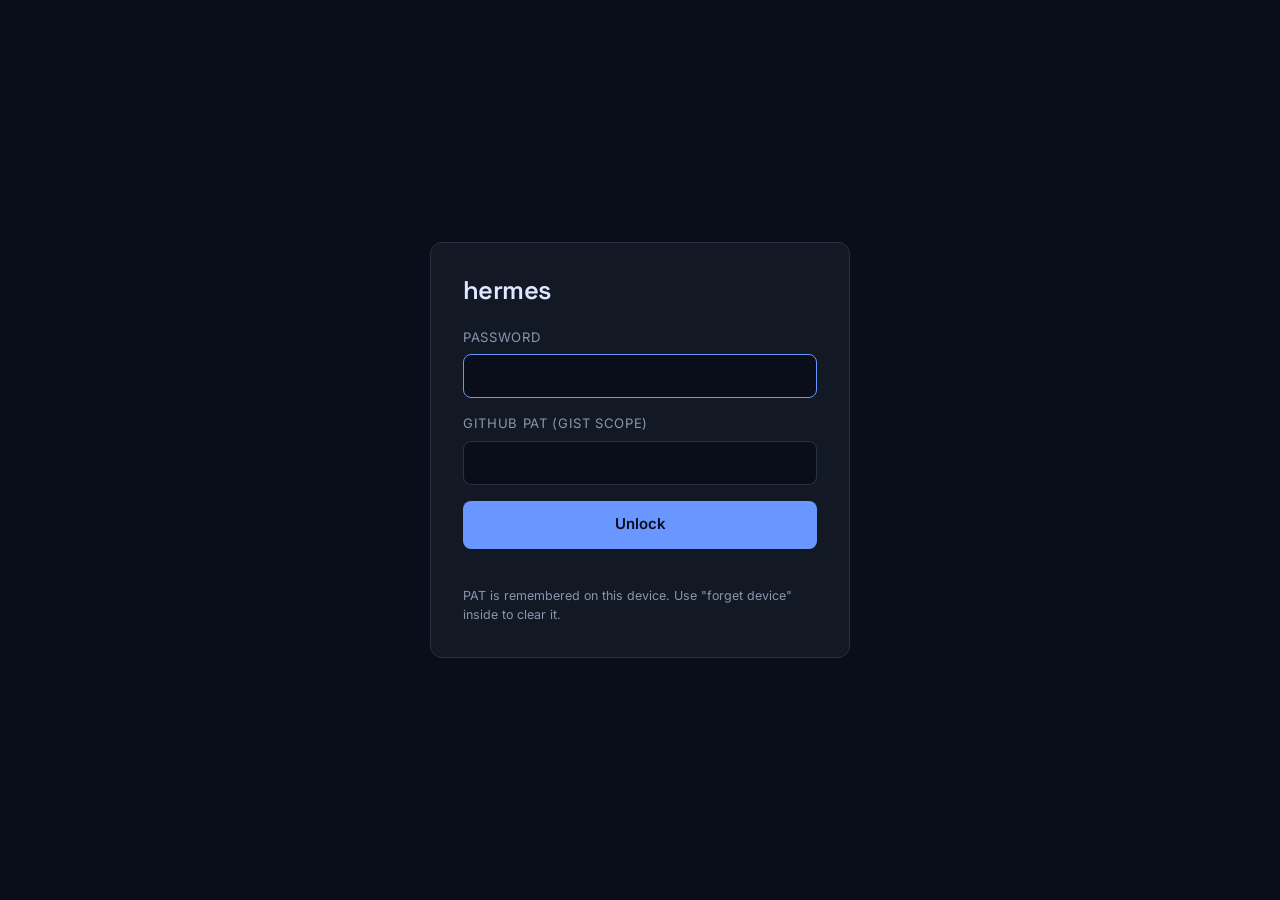
<file: hermes/index.html>
<!DOCTYPE html>
<html lang="en">
<head>
<meta charset="UTF-8">
<meta name="viewport" content="width=device-width, initial-scale=1.0">
<meta name="robots" content="noindex, nofollow">
<title>hermes</title>
<link href="https://fonts.googleapis.com/css2?family=Inter:wght@400;500;600;700&family=Space+Grotesk:wght@500;600&family=Fira+Code:wght@400&display=swap" rel="stylesheet">
<style>
:root {
  --bg: #0a0e1a;
  --surface: #131825;
  --surface-2: #1a2030;
  --border: #2a3142;
  --text: #e1e7ff;
  --muted: #8b95ad;
  --accent: #6996ff;
  --good: #5ac394;
  --warn: #e0b154;
  --bad: #e07585;
  --gold: #f0c674;
  --font: 'Inter', -apple-system, BlinkMacSystemFont, sans-serif;
}
* { box-sizing: border-box; }
html, body { margin: 0; padding: 0; }
body {
  background: var(--bg); color: var(--text);
  font: 15px/1.5 var(--font);
}
button, input, select, textarea { font: inherit; color: inherit; }
a { color: var(--accent); }
[hidden] { display: none !important; }   /* must override #id { display: grid } */

#lock-screen { min-height: 100vh; display: grid; place-items: center; padding: 2rem; }
.lock-card {
  background: var(--surface); border: 1px solid var(--border); border-radius: 12px;
  padding: 2rem; width: min(420px, 100%);
}
.lock-card h1 {
  margin: 0 0 1.4rem; font: 600 1.6rem/1.2 'Space Grotesk', var(--font);
  letter-spacing: -0.02em;
}
.lock-card label {
  display: block; margin-bottom: 1rem; color: var(--muted); font-size: 0.82rem;
  text-transform: uppercase; letter-spacing: 0.05em;
}
.lock-card input {
  display: block; width: 100%; padding: 0.7rem 0.9rem; margin-top: 0.4rem;
  background: var(--bg); border: 1px solid var(--border); border-radius: 8px;
  color: var(--text); text-transform: none; letter-spacing: normal;
}
.lock-card input:focus { outline: none; border-color: var(--accent); }
.lock-card button {
  display: block; width: 100%; padding: 0.8rem; margin-top: 0.6rem;
  background: var(--accent); border: none; border-radius: 8px;
  color: #0a0e1a; font-weight: 600; cursor: pointer;
}
.lock-card button:hover { filter: brightness(1.08); }
.lock-card .error {
  color: var(--bad); margin-top: 0.9rem; font-size: 0.85rem; min-height: 1.2em;
}
.lock-card .hint {
  color: var(--muted); margin-top: 0.5rem; font-size: 0.78rem;
}

#app { padding: 1.4rem 1.6rem 4rem; max-width: 1400px; margin: 0 auto; }
header {
  display: flex; justify-content: space-between; align-items: flex-start;
  margin-bottom: 1.4rem; gap: 1rem; flex-wrap: wrap;
}
header h1 {
  margin: 0; font: 600 1.4rem/1.2 'Space Grotesk', var(--font);
  letter-spacing: -0.02em;
}
header .meta { color: var(--muted); font-size: 0.82rem; margin-top: 0.2rem; }
header .controls { display: flex; gap: 0.5rem; }
header button {
  background: var(--surface); border: 1px solid var(--border); color: var(--text);
  padding: 0.45rem 0.8rem; border-radius: 6px; cursor: pointer; font-size: 0.85rem;
}
header button:hover { border-color: var(--accent); color: var(--accent); }

.filters {
  display: flex; gap: 0.5rem; margin-bottom: 1rem; flex-wrap: wrap;
}
.filters select, .filters input[type=search] {
  background: var(--surface); border: 1px solid var(--border); color: var(--text);
  padding: 0.45rem 0.7rem; border-radius: 6px;
}
.filters select { min-width: 8rem; }
.filters input[type=search] { min-width: 18rem; flex: 1; }
.filters input[type=search]:focus, .filters select:focus { outline: none; border-color: var(--accent); }

#job-list { display: flex; flex-direction: column; gap: 0.5rem; }
.job {
  background: var(--surface); border: 1px solid var(--border); border-radius: 10px;
  padding: 0.85rem 1rem;
  display: grid; grid-template-columns: 64px 1fr auto; gap: 1rem;
  align-items: start;
}
.job.expanded { background: var(--surface-2); }
.job .score {
  font: 600 1.25rem/1 'Space Grotesk', var(--font);
  text-align: center; padding: 0.55rem 0.4rem; border-radius: 8px; min-height: 2.4rem;
  display: grid; place-items: center;
}
.score.tier-high { background: rgba(90, 195, 148, 0.12); color: var(--good); }
.score.tier-mid { background: rgba(224, 177, 84, 0.12); color: var(--warn); }
.score.tier-low { background: rgba(224, 117, 133, 0.12); color: var(--bad); }
.job .main { min-width: 0; }
.job .title { font-weight: 600; margin: 0 0 0.18rem; font-size: 0.98rem; line-height: 1.3; }
.job .title a { color: var(--text); text-decoration: none; }
.job .title a:hover { color: var(--accent); }
.job .subline { color: var(--muted); font-size: 0.86rem; }
.job .pills { display: flex; gap: 0.35rem; margin-top: 0.45rem; flex-wrap: wrap; }
.pill {
  padding: 0.12rem 0.55rem; border-radius: 4px; font-size: 0.72rem;
  background: var(--bg); border: 1px solid var(--border); color: var(--muted);
}
.pill.src-finn { background: rgba(105, 150, 255, 0.08); color: var(--accent); border-color: rgba(105, 150, 255, 0.3); }
.pill.src-linkedin { background: rgba(105, 150, 255, 0.08); color: #6996ff; border-color: rgba(105, 150, 255, 0.3); }
.pill.src-indeed { background: rgba(224, 177, 84, 0.08); color: var(--warn); border-color: rgba(224, 177, 84, 0.3); }
.pill.expired { color: var(--bad); border-color: rgba(224, 117, 133, 0.4); background: rgba(224, 117, 133, 0.06); }
.pill.due-soon { color: var(--warn); border-color: rgba(224, 177, 84, 0.4); background: rgba(224, 177, 84, 0.06); }
.job .toggle-expand {
  background: none; border: none; color: var(--muted); cursor: pointer;
  padding: 0.3rem 0 0; font-size: 0.78rem;
}
.job .toggle-expand:hover { color: var(--accent); }
.job .expand-row { grid-column: 2 / -1; margin-top: 0.6rem; display: none; }
.job.expanded .expand-row { display: block; }
.job .breakdown {
  color: var(--muted); font-size: 0.78rem;
  font-family: 'Fira Code', monospace; line-height: 1.6; margin-bottom: 0.5rem;
}
.job .notes {
  width: 100%; min-height: 4.5em;
  background: var(--bg); border: 1px solid var(--border); color: var(--text);
  border-radius: 6px; padding: 0.5rem; resize: vertical; font-family: var(--font);
}
.job .notes:focus { outline: none; border-color: var(--accent); }
.job .actions { display: flex; flex-direction: column; gap: 0.4rem; align-items: flex-end; }
.job .actions select {
  background: var(--bg); border: 1px solid var(--border); color: var(--text);
  padding: 0.25rem 0.4rem; border-radius: 4px; font-size: 0.8rem;
}
.job .star {
  background: none; border: none; cursor: pointer; font-size: 1.2rem;
  color: var(--muted); padding: 0 0.2rem;
}
.job .star.on { color: var(--gold); }

#status-bar {
  position: fixed; bottom: 1rem; right: 1rem;
  background: var(--surface); border: 1px solid var(--border); border-radius: 6px;
  padding: 0.45rem 0.85rem; font-size: 0.8rem; color: var(--muted);
  opacity: 0; transition: opacity 0.2s; pointer-events: none;
}
#status-bar.show { opacity: 1; }
#status-bar.err { color: var(--bad); border-color: rgba(224, 117, 133, 0.4); }

.empty { text-align: center; color: var(--muted); padding: 3rem; }

@media (max-width: 640px) {
  #app { padding: 1rem; }
  .job { grid-template-columns: 50px 1fr; }
  .job .actions { grid-column: 2; flex-direction: row; align-items: center; }
  .filters input[type=search] { min-width: 100%; }
}
</style>
</head>
<body>

<div id="lock-screen">
  <form id="unlock-form" class="lock-card">
    <h1>hermes</h1>
    <label>Password
      <input id="unlock-pwd" type="password" autocomplete="off" required autofocus>
    </label>
    <label>GitHub PAT (gist scope)
      <input id="unlock-pat" type="password" autocomplete="off">
    </label>
    <button type="submit">Unlock</button>
    <div id="unlock-err" class="error"></div>
    <div class="hint">PAT is remembered on this device. Use "forget device" inside to clear it.</div>
  </form>
</div>

<div id="app" hidden>
  <header>
    <div>
      <h1>hermes</h1>
      <div id="meta" class="meta"></div>
    </div>
    <div class="controls">
      <button id="refresh" title="re-fetch from Gist">↻ refresh</button>
      <button id="forget" title="clear PAT from this device">forget device</button>
    </div>
  </header>

  <div class="filters">
    <select id="f-source"><option value="">all sources</option></select>
    <select id="f-country"><option value="">all countries</option></select>
    <select id="f-status">
      <option value="open">open (not applied / rejected)</option>
      <option value="">all statuses</option>
      <option value="new">new</option>
      <option value="interested">interested</option>
      <option value="applied">applied</option>
      <option value="rejected">rejected</option>
      <option value="starred">starred only</option>
    </select>
    <select id="f-sort">
      <option value="score">sort: score</option>
      <option value="posted">sort: posted date</option>
      <option value="added">sort: added</option>
      <option value="expires">sort: expires soonest</option>
    </select>
    <input id="f-search" type="search" placeholder="search title / company / location…">
  </div>

  <div id="job-list"></div>
</div>

<div id="status-bar"></div>

<script>
const GIST_ID = "b8b09220b047d0f890e50b811a0f07f2";
const GIST_FILENAME = "hermes.enc.json";
const GIST_API = "https://api.github.com";

const state = { payload: null, password: null, pat: null, savePending: null };
const $ = sel => document.querySelector(sel);

// ── crypto helpers (must match hermes/gist.py exactly) ────────────────
function bytes(s) { return new TextEncoder().encode(s); }
function fromBytes(b) { return new TextDecoder().decode(b); }
function b64ToBytes(s) {
  const bin = atob(s); const u = new Uint8Array(bin.length);
  for (let i = 0; i < bin.length; i++) u[i] = bin.charCodeAt(i);
  return u;
}
function bytesToB64(u) {
  let s = '';
  for (let i = 0; i < u.length; i++) s += String.fromCharCode(u[i]);
  return btoa(s);
}
async function deriveKey(password, salt) {
  const km = await crypto.subtle.importKey('raw', bytes(password), 'PBKDF2', false, ['deriveKey']);
  return crypto.subtle.deriveKey(
    { name: 'PBKDF2', salt, iterations: 250000, hash: 'SHA-256' },
    km, { name: 'AES-GCM', length: 256 }, false, ['encrypt', 'decrypt']
  );
}
async function decryptBlob(password, blob) {
  const salt = b64ToBytes(blob.salt);
  const iv = b64ToBytes(blob.iv);
  const ct = b64ToBytes(blob.ct);
  const key = await deriveKey(password, salt);
  const pt = await crypto.subtle.decrypt({ name: 'AES-GCM', iv }, key, ct);
  return JSON.parse(fromBytes(new Uint8Array(pt)));
}
async function encryptPayload(password, payload) {
  const salt = crypto.getRandomValues(new Uint8Array(16));
  const iv = crypto.getRandomValues(new Uint8Array(12));
  const key = await deriveKey(password, salt);
  const ct = await crypto.subtle.encrypt(
    { name: 'AES-GCM', iv }, key, bytes(JSON.stringify(payload))
  );
  return {
    v: 1, salt: bytesToB64(salt), iv: bytesToB64(iv),
    ct: bytesToB64(new Uint8Array(ct)),
  };
}

// ── Gist API ──────────────────────────────────────────────────────────
async function gistGet(pat) {
  const r = await fetch(`${GIST_API}/gists/${GIST_ID}`, {
    headers: { Authorization: `Bearer ${pat}`, Accept: 'application/vnd.github+json' },
  });
  if (!r.ok) throw new Error(`Gist GET ${r.status} ${r.statusText}`);
  const j = await r.json();
  const file = j.files && j.files[GIST_FILENAME];
  if (!file) throw new Error(`file ${GIST_FILENAME} not in Gist`);
  if (file.truncated) {
    const raw = await fetch(file.raw_url);
    return JSON.parse(await raw.text());
  }
  return JSON.parse(file.content);
}
async function gistPatch(pat, blob) {
  const r = await fetch(`${GIST_API}/gists/${GIST_ID}`, {
    method: 'PATCH',
    headers: {
      Authorization: `Bearer ${pat}`,
      Accept: 'application/vnd.github+json',
      'Content-Type': 'application/json',
    },
    body: JSON.stringify({ files: { [GIST_FILENAME]: { content: JSON.stringify(blob) } } }),
  });
  if (!r.ok) throw new Error(`Gist PATCH ${r.status} ${r.statusText}`);
}

// ── unlock + save ─────────────────────────────────────────────────────
async function unlock() {
  const pwdInput = $('#unlock-pwd');
  const patInput = $('#unlock-pat');
  const errBox = $('#unlock-err');
  errBox.textContent = '';
  const password = pwdInput.value;
  let pat = (patInput.value || '').trim() || localStorage.getItem('hermes_pat') || '';
  if (!password) { errBox.textContent = 'password required'; return; }
  if (!pat) { errBox.textContent = 'PAT required (first unlock on this device)'; return; }
  try {
    const fetched = await gistGet(pat);
    let payload;
    if (fetched && fetched.v === 1 && fetched.salt) {
      payload = await decryptBlob(password, fetched);
    } else {
      // Placeholder Gist ({} or similar). Start with empty payload.
      payload = { jobs: [], updatedAt: null, lastScrape: null };
    }
    localStorage.setItem('hermes_pat', pat);
    state.password = password; state.pat = pat; state.payload = payload;
    $('#lock-screen').hidden = true;
    $('#app').hidden = false;
    render();
  } catch (e) {
    console.error(e);
    errBox.textContent = `unlock failed: ${e.message}`;
  }
}

function scheduleSave() {
  if (state.savePending) clearTimeout(state.savePending);
  setStatus('saving in 2s…', false);
  state.savePending = setTimeout(saveNow, 2000);
}
async function saveNow() {
  state.savePending = null;
  try {
    state.payload.updatedAt = new Date().toISOString();
    const blob = await encryptPayload(state.password, state.payload);
    await gistPatch(state.pat, blob);
    setStatus('saved ' + new Date().toLocaleTimeString(), false);
  } catch (e) {
    console.error(e);
    setStatus(`save failed: ${e.message}`, true);
  }
}
function setStatus(msg, isErr) {
  const bar = $('#status-bar');
  bar.textContent = msg;
  bar.classList.toggle('err', !!isErr);
  bar.classList.add('show');
  clearTimeout(setStatus._t);
  setStatus._t = setTimeout(() => bar.classList.remove('show'), 4000);
}

// ── filter + render ───────────────────────────────────────────────────
function getFiltered() {
  const src = $('#f-source').value;
  const cty = $('#f-country').value;
  const stat = $('#f-status').value;
  const sort = $('#f-sort').value;
  const search = $('#f-search').value.toLowerCase();
  let jobs = (state.payload.jobs || []).slice();
  jobs = jobs.filter(j => {
    if (src && j.source !== src) return false;
    if (cty && j.country !== cty) return false;
    if (stat === 'open' && (j.status === 'applied' || j.status === 'rejected')) return false;
    if (stat === 'starred') { if (!j.starred) return false; }
    else if (stat && stat !== 'open' && j.status !== stat) return false;
    if (search) {
      const hay = `${j.role || ''} ${j.company || ''} ${j.location || ''}`.toLowerCase();
      if (!hay.includes(search)) return false;
    }
    return true;
  });
  if (sort === 'score') jobs.sort((a, b) => (b.score || 0) - (a.score || 0));
  else if (sort === 'posted') jobs.sort((a, b) => (b.posted_at || '').localeCompare(a.posted_at || ''));
  else if (sort === 'added') jobs.sort((a, b) => (b.added || '').localeCompare(a.added || ''));
  else if (sort === 'expires') jobs.sort((a, b) => (a.expires_at || '9999').localeCompare(b.expires_at || '9999'));
  return jobs;
}
function daysUntil(iso) {
  if (!iso) return null;
  const d = new Date(iso);
  if (isNaN(d)) return null;
  return Math.ceil((d - new Date()) / (1000 * 60 * 60 * 24));
}
function esc(s) {
  return String(s == null ? '' : s).replace(/[&<>"']/g,
    c => ({ '&': '&amp;', '<': '&lt;', '>': '&gt;', '"': '&quot;', "'": '&#39;' })[c]);
}

function render() {
  const ls = state.payload.lastScrape;
  $('#meta').textContent = ls
    ? `last scrape ${new Date(ls.at).toLocaleString()} · +${ls.newCount} new from ${ls.scrapedTotal} scraped · ${(state.payload.jobs || []).length} total`
    : `${(state.payload.jobs || []).length} jobs (no lastScrape yet)`;
  // populate source + country dropdowns once
  const srcSel = $('#f-source');
  const sources = [...new Set((state.payload.jobs || []).map(j => j.source).filter(Boolean))].sort();
  const haveSrc = new Set(Array.from(srcSel.options).map(o => o.value));
  sources.forEach(s => { if (!haveSrc.has(s)) srcSel.add(new Option(s, s)); });
  const ctySel = $('#f-country');
  const countries = [...new Set((state.payload.jobs || []).map(j => j.country).filter(Boolean))].sort();
  const haveCty = new Set(Array.from(ctySel.options).map(o => o.value));
  countries.forEach(c => { if (!haveCty.has(c)) ctySel.add(new Option(c, c)); });
  const list = $('#job-list');
  const jobs = getFiltered();
  list.innerHTML = '';
  if (!jobs.length) {
    list.innerHTML = '<div class="empty">No jobs match.</div>';
    return;
  }
  for (const j of jobs) list.appendChild(jobNode(j));
}

function jobNode(j) {
  const el = document.createElement('div');
  el.className = 'job';
  if (j.starred) el.style.borderColor = 'rgba(240, 198, 116, 0.4)';
  const days = daysUntil(j.expires_at);
  const expiryPill = j.expires_at
    ? (days < 0 ? `<span class="pill expired">expired ${-days}d ago</span>`
      : days <= 3 ? `<span class="pill due-soon">${days}d left</span>`
      : `<span class="pill">expires in ${days}d</span>`)
    : '';
  const breakdown = Object.entries(j.scoreBreakdown || {})
    .map(([k, v]) => `${esc(k)} +${v}`).join('   ');
  const tier = j.score >= 70 ? 'tier-high' : j.score >= 40 ? 'tier-mid' : 'tier-low';
  el.innerHTML = `
    <div class="score ${tier}">${j.score || 0}</div>
    <div class="main">
      <h3 class="title"><a href="${esc(j.url)}" target="_blank" rel="noopener">${esc(j.role)}</a></h3>
      <div class="subline">${esc(j.company)}${j.location ? ' · ' + esc(j.location) : ''}</div>
      <div class="pills">
        <span class="pill src-${esc(j.source)}">${esc(j.source)}</span>
        ${j.posted_at ? `<span class="pill">posted ${esc(j.posted_at)}</span>` : ''}
        ${expiryPill}
        ${j.seniority ? `<span class="pill">${esc(j.seniority)}</span>` : ''}
      </div>
      <button type="button" class="toggle-expand">details / notes ▾</button>
      <div class="expand-row">
        ${breakdown ? `<div class="breakdown">${breakdown}</div>` : ''}
        <textarea class="notes" placeholder="notes…">${esc(j.notes)}</textarea>
      </div>
    </div>
    <div class="actions">
      <button type="button" class="star ${j.starred ? 'on' : ''}" title="star">${j.starred ? '★' : '☆'}</button>
      <select class="status">
        <option value="new" ${j.status==='new'?'selected':''}>new</option>
        <option value="interested" ${j.status==='interested'?'selected':''}>interested</option>
        <option value="applied" ${j.status==='applied'?'selected':''}>applied</option>
        <option value="rejected" ${j.status==='rejected'?'selected':''}>rejected</option>
      </select>
    </div>
  `;
  el.querySelector('.toggle-expand').addEventListener('click', e => {
    el.classList.toggle('expanded');
    e.target.textContent = el.classList.contains('expanded') ? 'details / notes ▴' : 'details / notes ▾';
  });
  el.querySelector('.star').addEventListener('click', () => {
    j.starred = !j.starred;
    const btn = el.querySelector('.star');
    btn.classList.toggle('on', j.starred);
    btn.textContent = j.starred ? '★' : '☆';
    el.style.borderColor = j.starred ? 'rgba(240, 198, 116, 0.4)' : '';
    scheduleSave();
  });
  el.querySelector('.status').addEventListener('change', e => {
    j.status = e.target.value;
    j.statusUpdated = new Date().toISOString();
    scheduleSave();
  });
  el.querySelector('.notes').addEventListener('input', e => {
    j.notes = e.target.value;
    scheduleSave();
  });
  return el;
}

// ── init ──────────────────────────────────────────────────────────────
window.addEventListener('DOMContentLoaded', () => {
  const saved = localStorage.getItem('hermes_pat');
  if (saved) {
    $('#unlock-pat').value = saved;
    $('#unlock-pat').placeholder = '(remembered)';
  }
  $('#unlock-form').addEventListener('submit', e => { e.preventDefault(); unlock(); });
  ['#f-source', '#f-country', '#f-status', '#f-sort'].forEach(s => $(s).addEventListener('change', render));
  $('#f-search').addEventListener('input', render);
  $('#refresh').addEventListener('click', async () => {
    try {
      const blob = await gistGet(state.pat);
      if (blob && blob.v === 1 && blob.salt) {
        state.payload = await decryptBlob(state.password, blob);
      }
      render();
      setStatus('refreshed', false);
    } catch (e) {
      console.error(e);
      setStatus(`refresh failed: ${e.message}`, true);
    }
  });
  $('#forget').addEventListener('click', () => {
    if (!confirm('Clear PAT from this device? You will need to paste it again next time.')) return;
    localStorage.removeItem('hermes_pat');
    location.reload();
  });
});
</script>

</body>
</html>
</file>
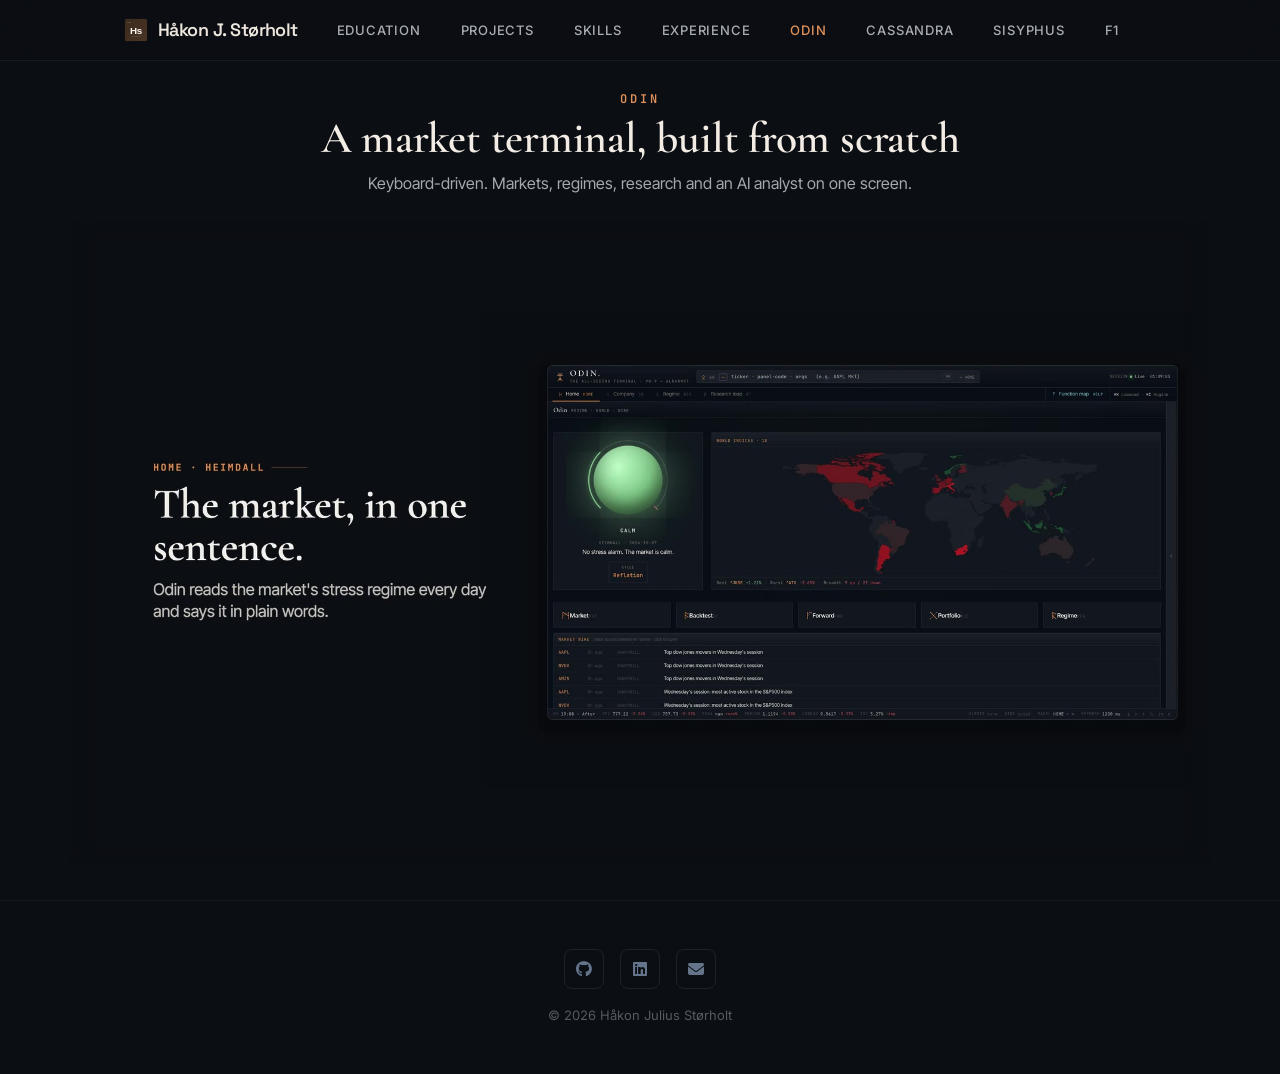
<file: odin/index.html>
<!DOCTYPE html>
<html lang="en">
<head>
    <meta charset="UTF-8">
    <meta name="viewport" content="width=device-width, initial-scale=1.0">
    <title>Odin | Håkon J. Størholt</title>
    <meta name="description" content="Odin — a keyboard-driven market terminal, built from scratch. A short film of the real app.">
    <meta name="author" content="Håkon Julius Størholt">
    <meta name="theme-color" content="#0b0e13">
    <meta property="og:type" content="website">
    <meta property="og:url" content="https://hassium.no/odin/">
    <meta property="og:title" content="Odin | Håkon J. Størholt">
    <meta property="og:description" content="A keyboard-driven market terminal, built from scratch.">
    <meta property="og:image" content="https://hassium.no/odin/media/film.jpg">
    <link rel="icon" type="image/svg+xml" href="/images/favicon.svg">
    <link href="https://fonts.googleapis.com/css2?family=Inter:wght@300;400;500;600;700&family=Space+Grotesk:wght@400;500;600;700&family=Fira+Code:wght@400;500&family=Cormorant+Garamond:wght@500;600&family=Inter+Tight:wght@400;500&family=JetBrains+Mono:wght@500;600&display=swap" rel="stylesheet">
    <link rel="stylesheet" href="https://cdnjs.cloudflare.com/ajax/libs/font-awesome/6.4.0/css/all.min.css">
    <link rel="stylesheet" href="/styles.css">
    <style>
        /* The page is the film's own backdrop: one flat navy (#0b0e13, the film's FILM_BG,
           and the video is tagged sRGB so browsers show it as they show CSS), so the film has
           no frame and simply sits in the room. Always dark, in both site themes; the site's
           tokens are re-pointed here so the header and footer follow. */
        body.odin-page {
            --odin-bg: #0b0e13;
            --odin-header: 61px;
            --odin-chrome: 196px;
            --white: #0d1117;
            --off-white: #0d1117;
            --light-grey: #131922;
            --border: rgba(255, 255, 255, 0.07);
            --border-hover: rgba(255, 255, 255, 0.14);
            --text-primary: #ece6dd;
            --text-secondary: #a9adb4;
            --text-muted: #6f747c;
            --accent: #e0915a;
            background: var(--odin-bg);
            color: var(--text-primary);
        }
        body.odin-page .header {
            background: rgba(11, 14, 19, 0.82);
            border-bottom: 1px solid rgba(255, 255, 255, 0.06);
        }
        body.odin-page #theme-toggle { display: none; }
        body.odin-page .footer {
            background: transparent;
            border-top: 1px solid rgba(255, 255, 255, 0.05);
        }
        body.odin-page .footer p { color: #555b63; }

        .odin-stage {
            min-height: 100vh;
            min-height: 100svh;
            padding: calc(var(--odin-header) + 28px) 24px 32px;
            display: flex;
            flex-direction: column;
            align-items: center;
            justify-content: center;
            gap: 26px;
            text-align: center;
        }
        .odin-kicker {
            font: 600 0.75rem/1 'JetBrains Mono', monospace;
            letter-spacing: 0.24em;
            text-transform: uppercase;
            color: #e0915a;
        }
        .odin-title {
            font: 600 clamp(2rem, 3.4vw, 2.9rem)/1.05 'Cormorant Garamond', serif;
            color: #f2ece4;
            margin: 0.7rem 0 0.55rem;
            letter-spacing: -0.005em;
        }
        .odin-sub {
            font: 400 1rem/1.5 'Inter Tight', sans-serif;
            color: #a3a9b1;
        }

        /* The film: no border, no shadow; a light feather hides encoder noise at the edge. */
        .odin-screen {
            position: relative;
            width: min(100%, 1760px, calc((100vh - var(--odin-header) - var(--odin-chrome)) * 16 / 9));
            width: min(100%, 1760px, calc((100svh - var(--odin-header) - var(--odin-chrome)) * 16 / 9));
            aspect-ratio: 16 / 9;
            -webkit-mask-image:
                linear-gradient(to right, transparent 0, #000 2.5%, #000 97.5%, transparent 100%),
                linear-gradient(to bottom, transparent 0, #000 3%, #000 97%, transparent 100%);
            -webkit-mask-composite: source-in;
            mask-image:
                linear-gradient(to right, transparent 0, #000 2.5%, #000 97.5%, transparent 100%),
                linear-gradient(to bottom, transparent 0, #000 3%, #000 97%, transparent 100%);
            mask-composite: intersect;
        }
        .odin-screen video { width: 100%; height: 100%; display: block; object-fit: cover; cursor: pointer; }

        /* Minimal controls: appear on hover or focus, sit inside the unfeathered area. */
        .odin-controls {
            position: absolute;
            right: 6%;
            bottom: 8%;
            display: flex;
            gap: 6px;
            opacity: 0;
            transition: opacity 0.25s ease;
        }
        .odin-screen:hover .odin-controls, .odin-controls:focus-within { opacity: 1; }
        .odin-controls button {
            width: 36px;
            height: 36px;
            border-radius: 50%;
            border: 1px solid rgba(255, 255, 255, 0.14);
            background: rgba(8, 11, 15, 0.72);
            color: #ece6dd;
            cursor: pointer;
            font-size: 0.8rem;
            backdrop-filter: blur(6px);
        }
        .odin-controls button:hover { border-color: rgba(224, 145, 90, 0.7); color: #fff; }
        @media (hover: none) { .odin-controls { opacity: 1; } }

        @media (max-width: 700px) {
            .odin-stage { padding: calc(var(--odin-header) + 28px) 12px 32px; gap: 22px; }
            .odin-screen { width: 100%; }
            .odin-controls { right: 7%; bottom: 10%; }
            .odin-controls button { width: 32px; height: 32px; }
        }
    </style>
</head>
<body class="odin-page">
    <div class="scroll-progress" id="scroll-progress"></div>

    <header class="header">
        <div class="nav-container">
            <a href="/" class="logo"><img src="/images/hjs-symbol.svg" alt="" class="logo-icon"><span class="logo-text">Håkon J. Størholt</span></a>
            <nav>
                <ul class="nav-menu">
                    <li><a href="/#education" class="nav-link">Education</a></li>
                    <li><a href="/#projects" class="nav-link">Projects</a></li>
                    <li><a href="/#skills" class="nav-link">Skills</a></li>
                    <li><a href="/#experience" class="nav-link">Experience</a></li>
                    <li><a href="/odin/" class="nav-link active">Odin</a></li>
                    <li><a href="/cassandra/" class="nav-link">Cassandra</a></li>
                    <li><a href="/sisyphus/" class="nav-link">Sisyphus</a></li>
                    <li><a href="/f1/" class="nav-link">F1</a></li>
                </ul>
            </nav>
            <div class="nav-controls">
                <button class="nav-btn" id="theme-toggle" aria-label="Toggle dark mode" title="Toggle dark mode"><i class="fas fa-moon"></i></button>
                <button class="mobile-menu-toggle" aria-label="Toggle menu">
                    <i class="fas fa-bars"></i>
                </button>
            </div>
        </div>
    </header>

    <main class="odin-stage">
        <div>
            <div class="odin-kicker">Odin</div>
            <h1 class="odin-title">A market terminal, built from scratch</h1>
            <p class="odin-sub">Keyboard-driven. Markets, regimes, research and an AI analyst on one screen.</p>
        </div>
        <div class="odin-screen">
            <video id="film" src="media/film.mp4" poster="media/film.jpg" muted loop playsinline preload="metadata"
                   aria-label="Odin — a short film of the terminal"></video>
            <div class="odin-controls">
                <button id="film-play" aria-label="Pause"><i class="fas fa-pause"></i></button>
                <button id="film-full" aria-label="Full screen"><i class="fas fa-expand"></i></button>
            </div>
        </div>
    </main>

    <footer class="footer">
        <div class="container">
            <div class="footer-links">
                <a href="https://github.com/hakonstoerholt" class="footer-link" target="_blank" aria-label="GitHub"><i class="fab fa-github"></i></a>
                <a href="https://linkedin.com/in/hakonstoerholt" class="footer-link" target="_blank" aria-label="LinkedIn"><i class="fab fa-linkedin"></i></a>
                <a href="mailto:hakonstoerholt@gmail.com" class="footer-link" aria-label="Email"><i class="fas fa-envelope"></i></a>
            </div>
            <p>&copy; 2026 Håkon Julius Størholt</p>
        </div>
    </footer>

    <script>
        document.addEventListener('DOMContentLoaded', function() {
            // Keep the visitor's site theme for the other pages; this one is always dark.
            const savedTheme = localStorage.getItem('hjs-theme') ||
                (window.matchMedia('(prefers-color-scheme: dark)').matches ? 'dark' : 'light');
            document.documentElement.setAttribute('data-theme', savedTheme);

            const toggle = document.querySelector('.mobile-menu-toggle');
            const menu = document.querySelector('.nav-menu');
            if (toggle) toggle.addEventListener('click', () => menu.classList.toggle('active'));

            const progress = document.getElementById('scroll-progress');
            window.addEventListener('scroll', () => {
                const h = document.documentElement;
                const max = h.scrollHeight - h.clientHeight;
                progress.style.width = (max > 0 ? h.scrollTop / max * 100 : 0) + '%';
            });

            const film = document.getElementById('film');
            const playBtn = document.getElementById('film-play');
            const setIcon = () => {
                playBtn.innerHTML = film.paused ? '<i class="fas fa-play"></i>' : '<i class="fas fa-pause"></i>';
                playBtn.setAttribute('aria-label', film.paused ? 'Play' : 'Pause');
            };
            const togglePlay = () => (film.paused ? film.play() : film.pause());
            film.addEventListener('play', setIcon);
            film.addEventListener('pause', setIcon);
            film.addEventListener('click', togglePlay);
            playBtn.addEventListener('click', togglePlay);
            document.getElementById('film-full').addEventListener('click', () => {
                if (film.requestFullscreen) film.requestFullscreen();
                else if (film.webkitEnterFullscreen) film.webkitEnterFullscreen();
            });

            // The film plays muted on its own, unless the visitor asks for less motion.
            if (!window.matchMedia('(prefers-reduced-motion: reduce)').matches) {
                film.play().catch(() => {});
            }
            setIcon();
        });
    </script>
</body>
</html>
</file>
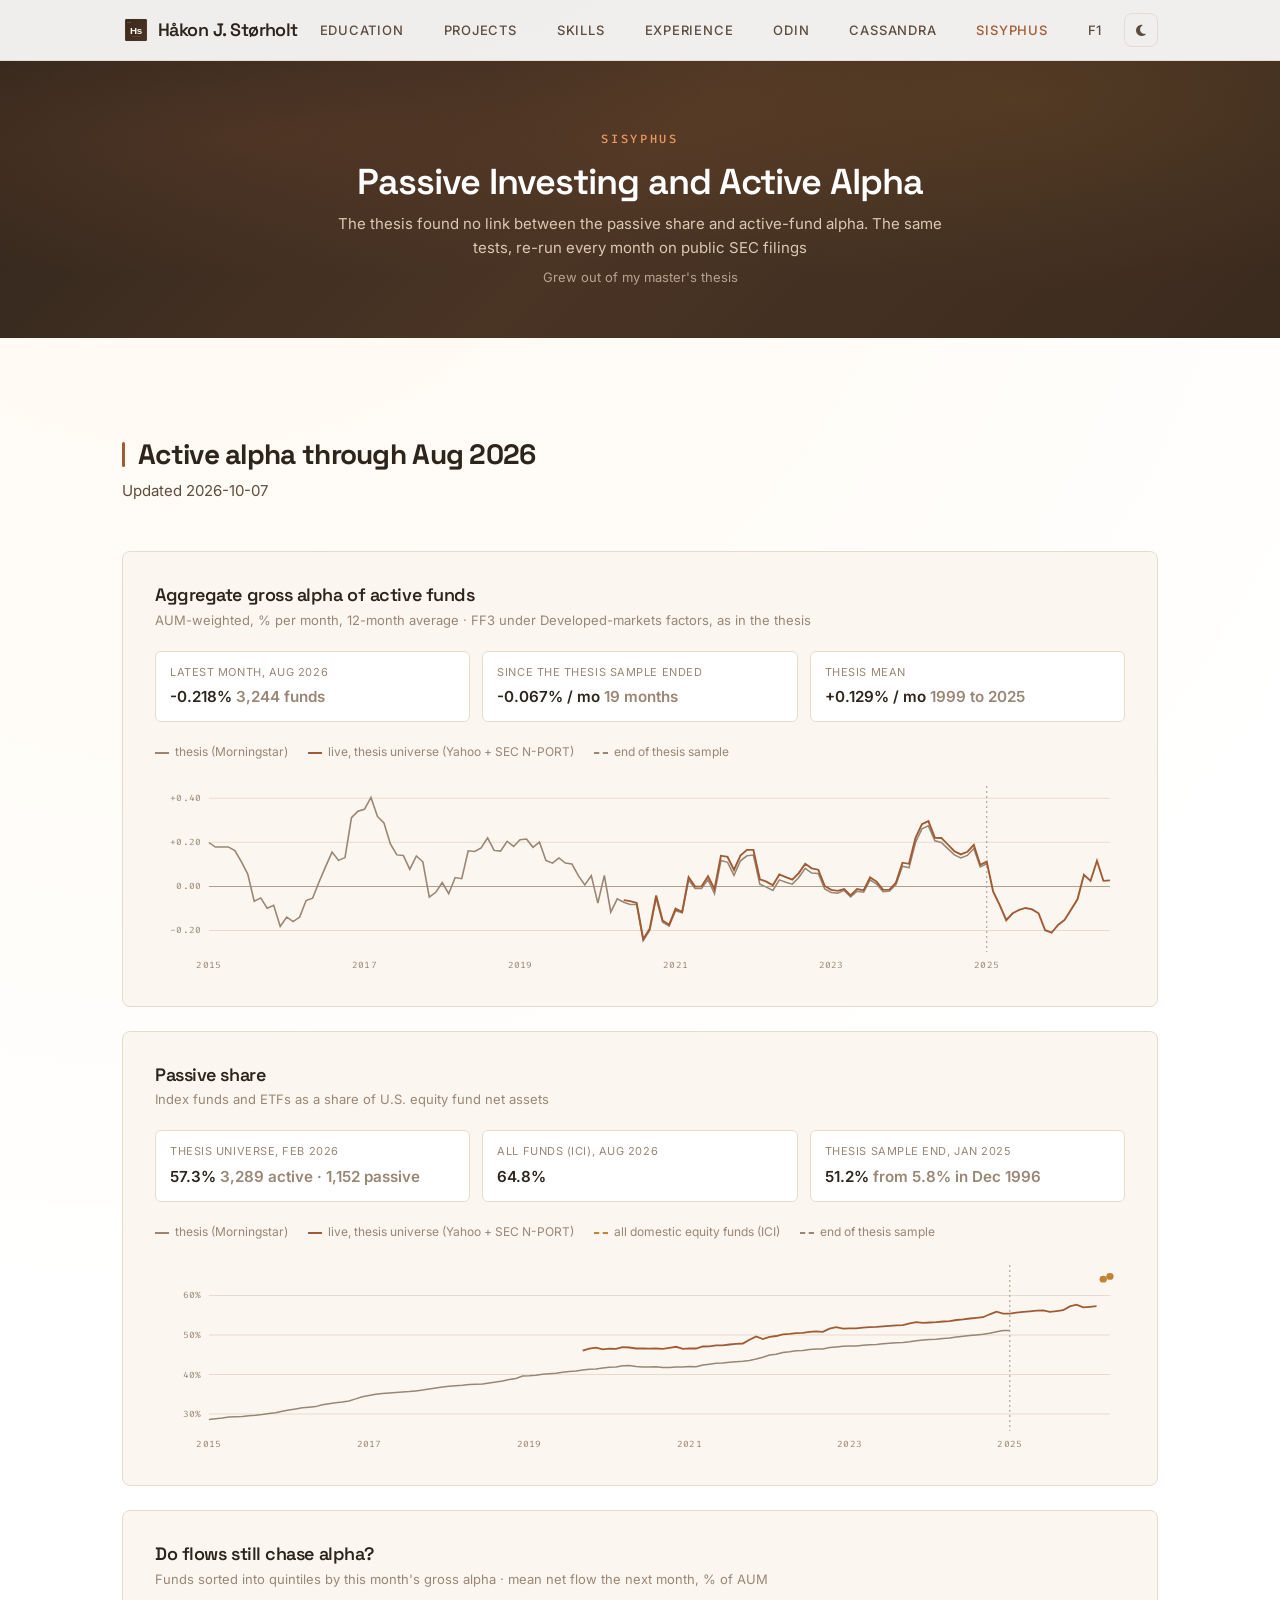
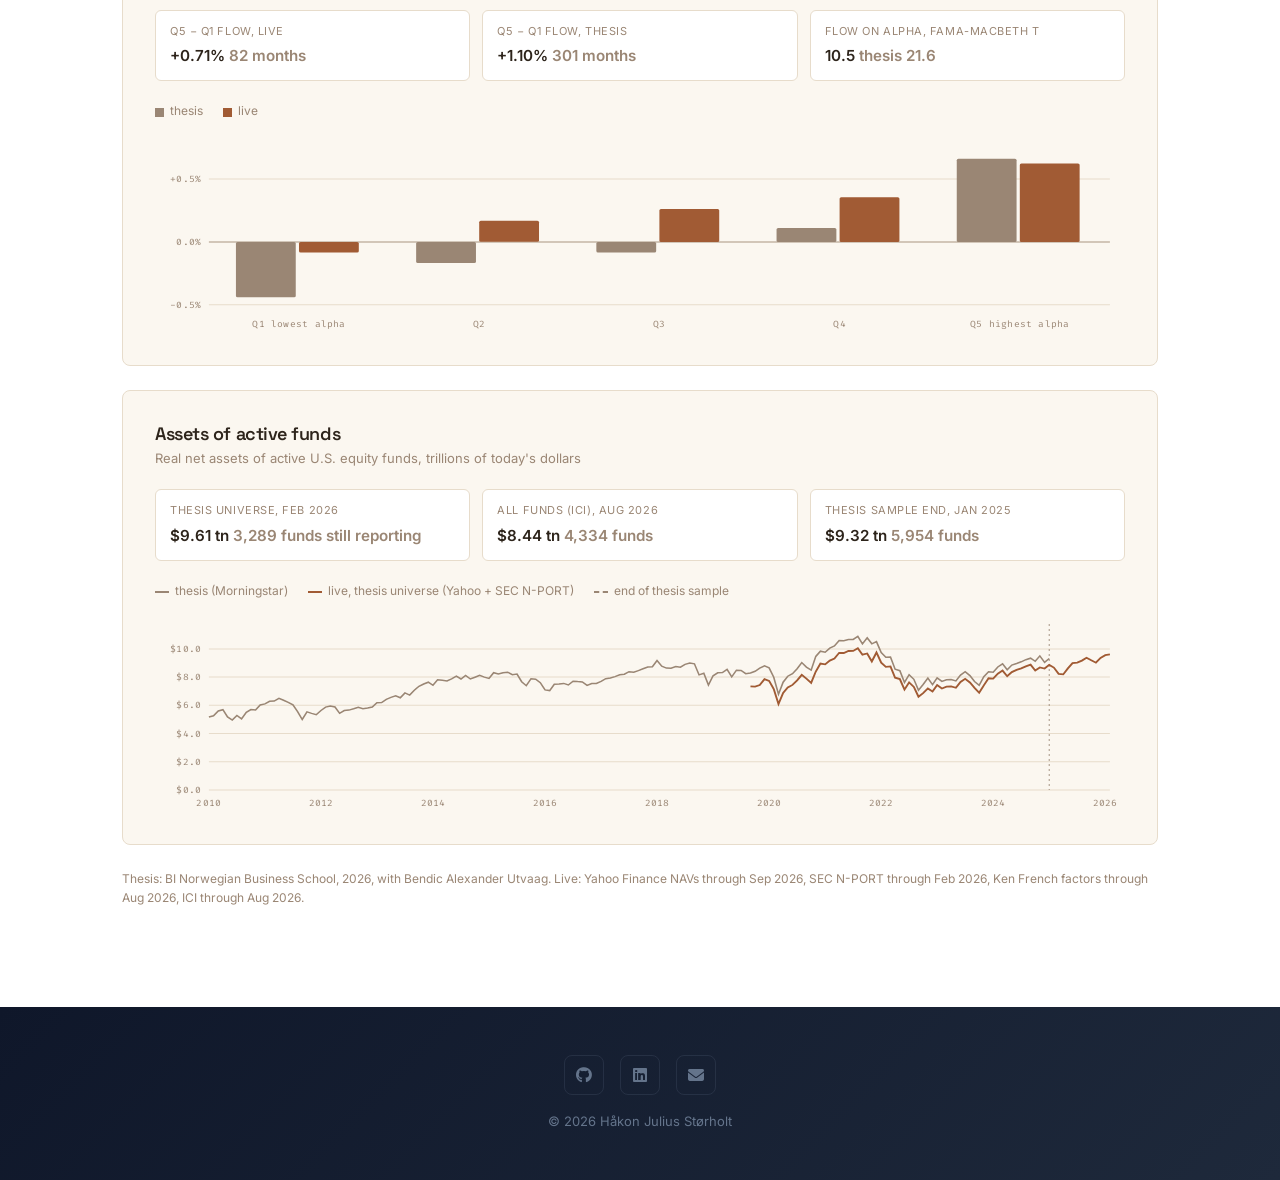
<file: sisyphus/index.html>
<!DOCTYPE html>
<html lang="en">
<head>
    <meta charset="UTF-8">
    <meta name="viewport" content="width=device-width, initial-scale=1.0">
    <title>Sisyphus | Håkon J. Størholt</title>
    <meta name="description" content="Passive investing and active alpha: the master's thesis result, then the same tests re-run every month on public SEC filings.">
    <meta name="author" content="Håkon Julius Størholt">

    <meta property="og:type" content="website">
    <meta property="og:url" content="https://hassium.no/sisyphus/">
    <meta property="og:title" content="Sisyphus | Håkon J. Størholt">
    <meta property="og:description" content="Passive investing and active alpha, re-tested monthly on public SEC data.">

    <link rel="icon" type="image/svg+xml" href="/images/favicon.svg">

    <link href="https://fonts.googleapis.com/css2?family=Inter:wght@300;400;500;600;700&family=Space+Grotesk:wght@400;500;600;700&family=Fira+Code:wght@400;500&display=swap" rel="stylesheet">
    <link rel="stylesheet" href="https://cdnjs.cloudflare.com/ajax/libs/font-awesome/6.4.0/css/all.min.css">
    <link rel="stylesheet" href="/styles.css">
    <style>
        .sis-chart { width: 100%; height: 200px; display: block; }
        .sis-legend {
            display: flex; flex-wrap: wrap; gap: 1.25rem; margin-bottom: 0.75rem;
            font-size: 0.75rem; color: var(--text-muted);
        }
        .sis-legend .sw {
            display: inline-block; width: 14px; height: 2px;
            vertical-align: middle; margin-right: 6px;
        }
        .sis-legend .sw.bar { height: 9px; width: 9px; }
        .sis-legend .sw.dash { height: 0; background: none !important; border-top: 2px dashed; }
        .sis-sources { font-size: 0.75rem; color: var(--text-muted); margin-top: 0.5rem; line-height: 1.6; }
    </style>
</head>
<body>
    <div class="scroll-progress" id="scroll-progress"></div>

    <header class="header">
        <div class="nav-container">
            <a href="/" class="logo"><img src="/images/hjs-symbol.svg" alt="" class="logo-icon"><span class="logo-text">Håkon J. Størholt</span></a>
            <nav>
                <ul class="nav-menu">
                    <li><a href="/#education" class="nav-link">Education</a></li>
                    <li><a href="/#projects" class="nav-link">Projects</a></li>
                    <li><a href="/#skills" class="nav-link">Skills</a></li>
                    <li><a href="/#experience" class="nav-link">Experience</a></li>
                    <li><a href="/odin/" class="nav-link">Odin</a></li>
                    <li><a href="/cassandra/" class="nav-link">Cassandra</a></li>
                    <li><a href="/sisyphus/" class="nav-link active">Sisyphus</a></li>
                    <li><a href="/f1/" class="nav-link">F1</a></li>
                </ul>
            </nav>
            <div class="nav-controls">
                <button class="nav-btn" id="theme-toggle" aria-label="Toggle dark mode" title="Toggle dark mode"><i class="fas fa-moon"></i></button>
                <button class="mobile-menu-toggle" aria-label="Toggle menu">
                    <i class="fas fa-bars"></i>
                </button>
            </div>
        </div>
    </header>

    <section class="f1-hero-mini">
        <div class="hero-content">
            <p class="f1-eyebrow">Sisyphus</p>
            <h1>Passive Investing and Active Alpha</h1>
            <p class="subtitle">The thesis found no link between the passive share and active-fund alpha. The same tests, re-run every month on public SEC filings</p>
            <p class="subtitle" style="margin-top:0.4rem;font-size:0.8125rem;opacity:0.75">Grew out of my master's thesis</p>
        </div>
    </section>

    <section class="section">
        <div class="container">
            <h2 class="section-title" id="sis-title">Loading…</h2>
            <p class="section-subtitle">Updated <span id="updated">…</span></p>
            <div id="cards"></div>
            <p class="sis-sources" id="sources"></p>
        </div>
    </section>

    <footer class="footer">
        <div class="container">
            <div class="footer-links">
                <a href="https://github.com/hakonstoerholt" class="footer-link" target="_blank" aria-label="GitHub"><i class="fab fa-github"></i></a>
                <a href="https://linkedin.com/in/hakonstoerholt" class="footer-link" target="_blank" aria-label="LinkedIn"><i class="fab fa-linkedin"></i></a>
                <a href="mailto:hakonstoerholt@gmail.com" class="footer-link" aria-label="Email"><i class="fas fa-envelope"></i></a>
            </div>
            <p>&copy; 2026 Håkon Julius Størholt</p>
        </div>
    </footer>

    <script>
        function applyTheme(theme) {
            document.documentElement.setAttribute('data-theme', theme);
            localStorage.setItem('hjs-theme', theme);
            const btn = document.getElementById('theme-toggle');
            if (btn) btn.innerHTML = theme === 'dark' ? '<i class="fas fa-sun"></i>' : '<i class="fas fa-moon"></i>';
        }

        document.addEventListener('DOMContentLoaded', function() {
            const savedTheme = localStorage.getItem('hjs-theme') ||
                (window.matchMedia('(prefers-color-scheme: dark)').matches ? 'dark' : 'light');
            applyTheme(savedTheme);

            document.getElementById('theme-toggle').addEventListener('click', function() {
                applyTheme(document.documentElement.getAttribute('data-theme') === 'dark' ? 'light' : 'dark');
            });

            const toggle = document.querySelector('.mobile-menu-toggle');
            const menu = document.querySelector('.nav-menu');
            if (toggle) toggle.addEventListener('click', () => menu.classList.toggle('active'));

            const progress = document.getElementById('scroll-progress');
            window.addEventListener('scroll', () => {
                const h = document.documentElement;
                progress.style.width = (h.scrollTop / (h.scrollHeight - h.clientHeight)) * 100 + '%';
            });

            fetch('data.json', { cache: 'no-cache' }).then(r => r.json()).then(render);
        });

        // The thesis specification: FF3 alphas under Ken French's Developed-markets factors.
        const MODEL = 'ff3', FSET = 'dev';
        const MONTHS = ['Jan','Feb','Mar','Apr','May','Jun','Jul','Aug','Sep','Oct','Nov','Dec'];
        const GOLD = '#c18433';

        const fmt = (v, dec) => v == null ? '–' : v.toLocaleString('en-US', { minimumFractionDigits: dec, maximumFractionDigits: dec });
        const sgn = (v, dec) => v == null ? '–' : (v > 0 ? '+' : '') + fmt(v, dec);
        const pct = (v, dec) => v == null ? '–' : fmt(v * 100, dec) + '%';
        const mon = m => MONTHS[parseInt(m.slice(5), 10) - 1] + ' ' + m.slice(0, 4);

        function ma(points, w) {
            const out = [];
            for (let i = w - 1; i < points.length; i++) {
                let s = 0;
                for (let j = i - w + 1; j <= i; j++) s += points[j].v;
                out.push({ m: points[i].m, v: s / w });
            }
            return out;
        }
        const from = (points, m0) => points.filter(p => p.m >= m0);

        function tile(label, value, sub) {
            return `<div class="signal-tile"><div class="label">${label}</div><div class="value">${value}${sub ? ` <span style="color:var(--text-muted)">${sub}</span>` : ''}</div></div>`;
        }
        function legend(items) {
            return `<div class="sis-legend">${items.map(i =>
                `<span><span class="sw${i.bar ? ' bar' : ''}${i.dash ? ' dash' : ''}" style="background:${i.color};border-color:${i.color}"></span>${i.label}</span>`).join('')}</div>`;
        }

        function niceTicks(lo, hi, n) {
            const raw = (hi - lo) / n, mag = Math.pow(10, Math.floor(Math.log10(raw))), norm = raw / mag;
            const step = (norm < 1.5 ? 1 : norm < 3 ? 2 : norm < 7 ? 5 : 10) * mag;
            const out = [];
            for (let v = Math.ceil(lo / step) * step; v <= hi + step * 1e-6; v += step) out.push(+v.toFixed(10));
            return out;
        }

        // Multi-series line chart. series: [{pts:[{m,v}], color, width, dash, dots}]
        function lineChart({ series, fmtY, zero, marker, floor }) {
            const W = 900, H = 200, L = 50, R = 14, T = 12, B = 22;
            const months = [...new Set(series.flatMap(s => s.pts.map(p => p.m)))].sort();
            const idx = Object.fromEntries(months.map((m, i) => [m, i]));
            const vals = series.flatMap(s => s.pts.map(p => p.v));
            let lo = Math.min(...vals), hi = Math.max(...vals);
            if (zero) { lo = Math.min(lo, 0); hi = Math.max(hi, 0); }
            if (floor != null) lo = Math.min(lo, floor);
            const pad = (hi - lo) * 0.08 || 1;
            lo = floor != null ? Math.max(floor, lo - pad) : lo - pad; hi += pad;
            const n = Math.max(months.length, 2);
            const x = i => L + (W - L - R) * i / (n - 1);
            const y = v => T + (H - T - B) * (1 - (v - lo) / (hi - lo));
            let g = '';
            for (const v of niceTicks(lo, hi, 4)) {
                g += `<line x1="${L}" x2="${W - R}" y1="${y(v).toFixed(1)}" y2="${y(v).toFixed(1)}" stroke="var(--border)" stroke-width="1"/>` +
                     `<text x="${L - 7}" y="${(y(v) + 3).toFixed(1)}" text-anchor="end" fill="var(--text-muted)" font-size="9" font-family="Fira Code">${fmtY(v)}</text>`;
            }
            if (zero && lo < 0 && hi > 0) g += `<line x1="${L}" x2="${W - R}" y1="${y(0).toFixed(1)}" y2="${y(0).toFixed(1)}" stroke="var(--text-muted)" stroke-width="1" opacity="0.7"/>`;
            const years = months.filter(m => m.endsWith('-01'));
            const step = Math.max(1, Math.ceil(years.length / 10));
            years.forEach((m, k) => {
                if (k % step === 0) g += `<text x="${x(idx[m]).toFixed(1)}" y="${H - 6}" text-anchor="middle" fill="var(--text-muted)" font-size="9" font-family="Fira Code">${m.slice(0, 4)}</text>`;
            });
            if (marker && idx[marker] != null) {
                const mx = x(idx[marker]).toFixed(1);
                g += `<line x1="${mx}" x2="${mx}" y1="${T}" y2="${H - B}" stroke="var(--text-muted)" stroke-width="1" stroke-dasharray="2 3" opacity="0.8"/>`;
            }
            for (const s of series) {
                const pts = s.pts.filter(p => p.v != null);
                if (s.dots) {
                    g += pts.map(p => `<circle cx="${x(idx[p.m]).toFixed(1)}" cy="${y(p.v).toFixed(1)}" r="3.4" fill="${s.color}"/>`).join('');
                    continue;
                }
                let d = '', prev = null;
                pts.forEach(p => {
                    const gap = prev != null && idx[p.m] - prev > 1;
                    d += (d && !gap ? 'L' : 'M') + x(idx[p.m]).toFixed(1) + ' ' + y(p.v).toFixed(1);
                    prev = idx[p.m];
                });
                g += `<path d="${d}" fill="none" stroke="${s.color}" stroke-width="${s.width || 1.6}"${s.dash ? ` stroke-dasharray="${s.dash}"` : ''}/>`;
            }
            return `<svg class="sis-chart" viewBox="0 0 ${W} ${H}" preserveAspectRatio="none">${g}</svg>`;
        }

        // Grouped bars: groups = ['Q1',...], series = [{vals:[...], color}]
        function barChart({ groups, series, fmtY }) {
            const W = 900, H = 200, L = 50, R = 14, T = 12, B = 22;
            const vals = series.flatMap(s => s.vals).filter(v => v != null);
            let lo = Math.min(0, ...vals), hi = Math.max(0, ...vals);
            const pad = (hi - lo) * 0.1 || 1; lo -= pad; hi += pad;
            const y = v => T + (H - T - B) * (1 - (v - lo) / (hi - lo));
            const gw = (W - L - R) / groups.length, bw = gw * 0.7 / series.length;
            let g = '';
            for (const v of niceTicks(lo, hi, 4)) {
                g += `<line x1="${L}" x2="${W - R}" y1="${y(v).toFixed(1)}" y2="${y(v).toFixed(1)}" stroke="var(--border)"/>` +
                     `<text x="${L - 7}" y="${(y(v) + 3).toFixed(1)}" text-anchor="end" fill="var(--text-muted)" font-size="9" font-family="Fira Code">${fmtY(v)}</text>`;
            }
            g += `<line x1="${L}" x2="${W - R}" y1="${y(0).toFixed(1)}" y2="${y(0).toFixed(1)}" stroke="var(--text-muted)" opacity="0.7"/>`;
            groups.forEach((name, i) => {
                const x0 = L + gw * i + gw * 0.15;
                series.forEach((s, j) => {
                    const v = s.vals[i];
                    if (v == null) return;
                    const top = Math.min(y(v), y(0)), h = Math.abs(y(v) - y(0));
                    g += `<rect x="${(x0 + bw * j).toFixed(1)}" y="${top.toFixed(1)}" width="${(bw - 3).toFixed(1)}" height="${Math.max(h, 0.5).toFixed(1)}" fill="${s.color}" rx="1.5"/>`;
                });
                g += `<text x="${(L + gw * i + gw / 2).toFixed(1)}" y="${H - 6}" text-anchor="middle" fill="var(--text-muted)" font-size="9" font-family="Fira Code">${name}</text>`;
            });
            return `<svg class="sis-chart" viewBox="0 0 ${W} ${H}" preserveAspectRatio="none">${g}</svg>`;
        }

        function card(title, sub, tiles, legendItems, chart) {
            const el = document.createElement('div');
            el.className = 'race-card animate-in';
            el.style.marginBottom = '1.5rem';
            el.innerHTML = `<h3>${title}</h3><div class="sub">${sub}</div>` +
                `<div class="signal-grid">${tiles.join('')}</div>${legend(legendItems)}${chart}`;
            return el;
        }

        function render(D) {
            const T = D.thesis, L = D.live, end = T.sample.end;
            const la = L.alpha_latest[FSET][MODEL];
            document.getElementById('sis-title').textContent = `Active alpha through ${mon(la.m)}`;
            document.getElementById('updated').textContent = D.updated;
            const host = document.getElementById('cards');
            const thesis = { color: 'var(--text-muted)', label: 'thesis (Morningstar)' };
            const live = { color: 'var(--accent)', label: 'live, thesis universe (Yahoo + SEC N-PORT)' };
            const cut = { color: 'var(--text-muted)', dash: true, label: 'end of thesis sample' };

            host.appendChild(card('Aggregate gross alpha of active funds',
                'AUM-weighted, % per month, 12-month average · FF3 under Developed-markets factors, as in the thesis',
                [tile(`Latest month, ${mon(la.m)}`, sgn(la.v, 3) + '%', `${la.n.toLocaleString()} funds`),
                 tile('Since the thesis sample ended', sgn(la.mean_post_thesis, 3) + '% / mo', `${la.n_post_thesis} months`),
                 tile('Thesis mean', sgn(T.alpha_mean[MODEL].full, 3) + '% / mo', `${T.alpha[MODEL][0].m.slice(0, 4)} to ${end.slice(0, 4)}`)],
                [thesis, live, cut],
                lineChart({ series: [
                    { pts: from(ma(T.alpha[MODEL], 12), '2015-01'), color: 'var(--text-muted)', width: 1.5 },
                    { pts: from(ma(L.alpha[FSET][MODEL], 12), L.full_universe_from), color: 'var(--accent)', width: 1.8 }],
                    fmtY: v => sgn(v, 2), zero: true, marker: end })));

            const ps = L.passive_share, last = ps[ps.length - 1];
            const ici = L.ici || [], iciLast = ici[ici.length - 1];
            const psSeries = [
                { pts: from(T.passive_share, '2015-01'), color: 'var(--text-muted)', width: 1.5 },
                { pts: ps.map(p => ({ m: p.m, v: p.v })), color: 'var(--accent)', width: 1.8 }];
            if (ici.length) psSeries.push({ pts: ici.map(p => ({ m: p.m, v: p.index_share / 100 })), color: GOLD, width: 1.5, dash: '4 3', dots: ici.length < 3 });
            host.appendChild(card('Passive share',
                'Index funds and ETFs as a share of U.S. equity fund net assets',
                [tile(`Thesis universe, ${mon(last.m)}`, pct(last.v, 1), `${last.n_active.toLocaleString()} active · ${last.n_passive.toLocaleString()} passive`),
                 iciLast ? tile(`All funds (ICI), ${mon(iciLast.m)}`, fmt(iciLast.index_share, 1) + '%') : '',
                 tile(`Thesis sample end, ${mon(end)}`, pct(T.sample.ps_end, 1), `from ${pct(T.sample.ps_start, 1)} in ${mon(T.sample.start)}`)],
                [thesis, live].concat(ici.length ? [{ color: GOLD, dash: true, label: 'all domestic equity funds (ICI)' }] : [], [cut]),
                lineChart({ series: psSeries, fmtY: v => fmt(v * 100, 0) + '%', marker: end })));

            const tb = T.berk_green[MODEL], lb = L.berk_green[FSET][MODEL];
            const spread = b => b.quintiles[4].flow - b.quintiles[0].flow;
            host.appendChild(card('Do flows still chase alpha?',
                "Funds sorted into quintiles by this month's gross alpha · mean net flow the next month, % of AUM",
                [tile('Q5 − Q1 flow, live', sgn(spread(lb), 2) + '%', `${lb.n_months} months`),
                 tile('Q5 − Q1 flow, thesis', sgn(spread(tb), 2) + '%', `${tb.n_months} months`),
                 tile('Flow on alpha, Fama-MacBeth t', fmt(lb.fm_t, 1), `thesis ${fmt(tb.fm_t, 1)}`)],
                [{ color: 'var(--text-muted)', bar: true, label: 'thesis' }, { color: 'var(--accent)', bar: true, label: 'live' }],
                barChart({ groups: ['Q1 lowest alpha', 'Q2', 'Q3', 'Q4', 'Q5 highest alpha'], series: [
                    { vals: tb.quintiles.map(q => q.flow), color: 'var(--text-muted)' },
                    { vals: lb.quintiles.map(q => q.flow), color: 'var(--accent)' }], fmtY: v => sgn(v, 1) + '%' })));

            const shr = T.shrinkage;
            host.appendChild(card('Assets of active funds',
                "Real net assets of active U.S. equity funds, trillions of today's dollars",
                [tile(`Thesis universe, ${mon(last.m)}`, '$' + fmt(last.real_active_tn, 2) + ' tn', `${last.n_active.toLocaleString()} funds still reporting`),
                 iciLast ? tile(`All funds (ICI), ${mon(iciLast.m)}`, '$' + fmt(iciLast.active_na_bn / 1000, 2) + ' tn', `${iciLast.active_n.toLocaleString()} funds`) : '',
                 tile(`Thesis sample end, ${mon(shr.end.m)}`, '$' + fmt(shr.end.aum, 2) + ' tn', `${shr.end.n.toLocaleString()} funds`)],
                [thesis, live, cut],
                lineChart({ series: [
                    { pts: from(shr.series.map(p => ({ m: p.m, v: p.aum })), '2010-01'), color: 'var(--text-muted)', width: 1.5 },
                    { pts: ps.map(p => ({ m: p.m, v: p.real_active_tn })), color: 'var(--accent)', width: 1.8 }],
                    fmtY: v => '$' + fmt(v, 1), marker: end, floor: 0 })));

            const dt = L.data_through;
            document.getElementById('sources').textContent =
                `Thesis: ${T.school}, ${T.year}, with ${T.authors[1]}. Live: Yahoo Finance NAVs through ${mon(dt.yahoo)}, ` +
                `SEC N-PORT through ${mon(dt.nport_full)}, Ken French factors through ${mon(dt.factors)}${dt.ici ? `, ICI through ${mon(dt.ici)}` : ''}.`;

            const obs = new IntersectionObserver(es => {
                es.forEach(e => { if (e.isIntersecting) e.target.classList.add('visible'); });
            }, { threshold: 0.05 });
            document.querySelectorAll('.animate-in').forEach(el => obs.observe(el));
        }
    </script>
</body>
</html>
</file>
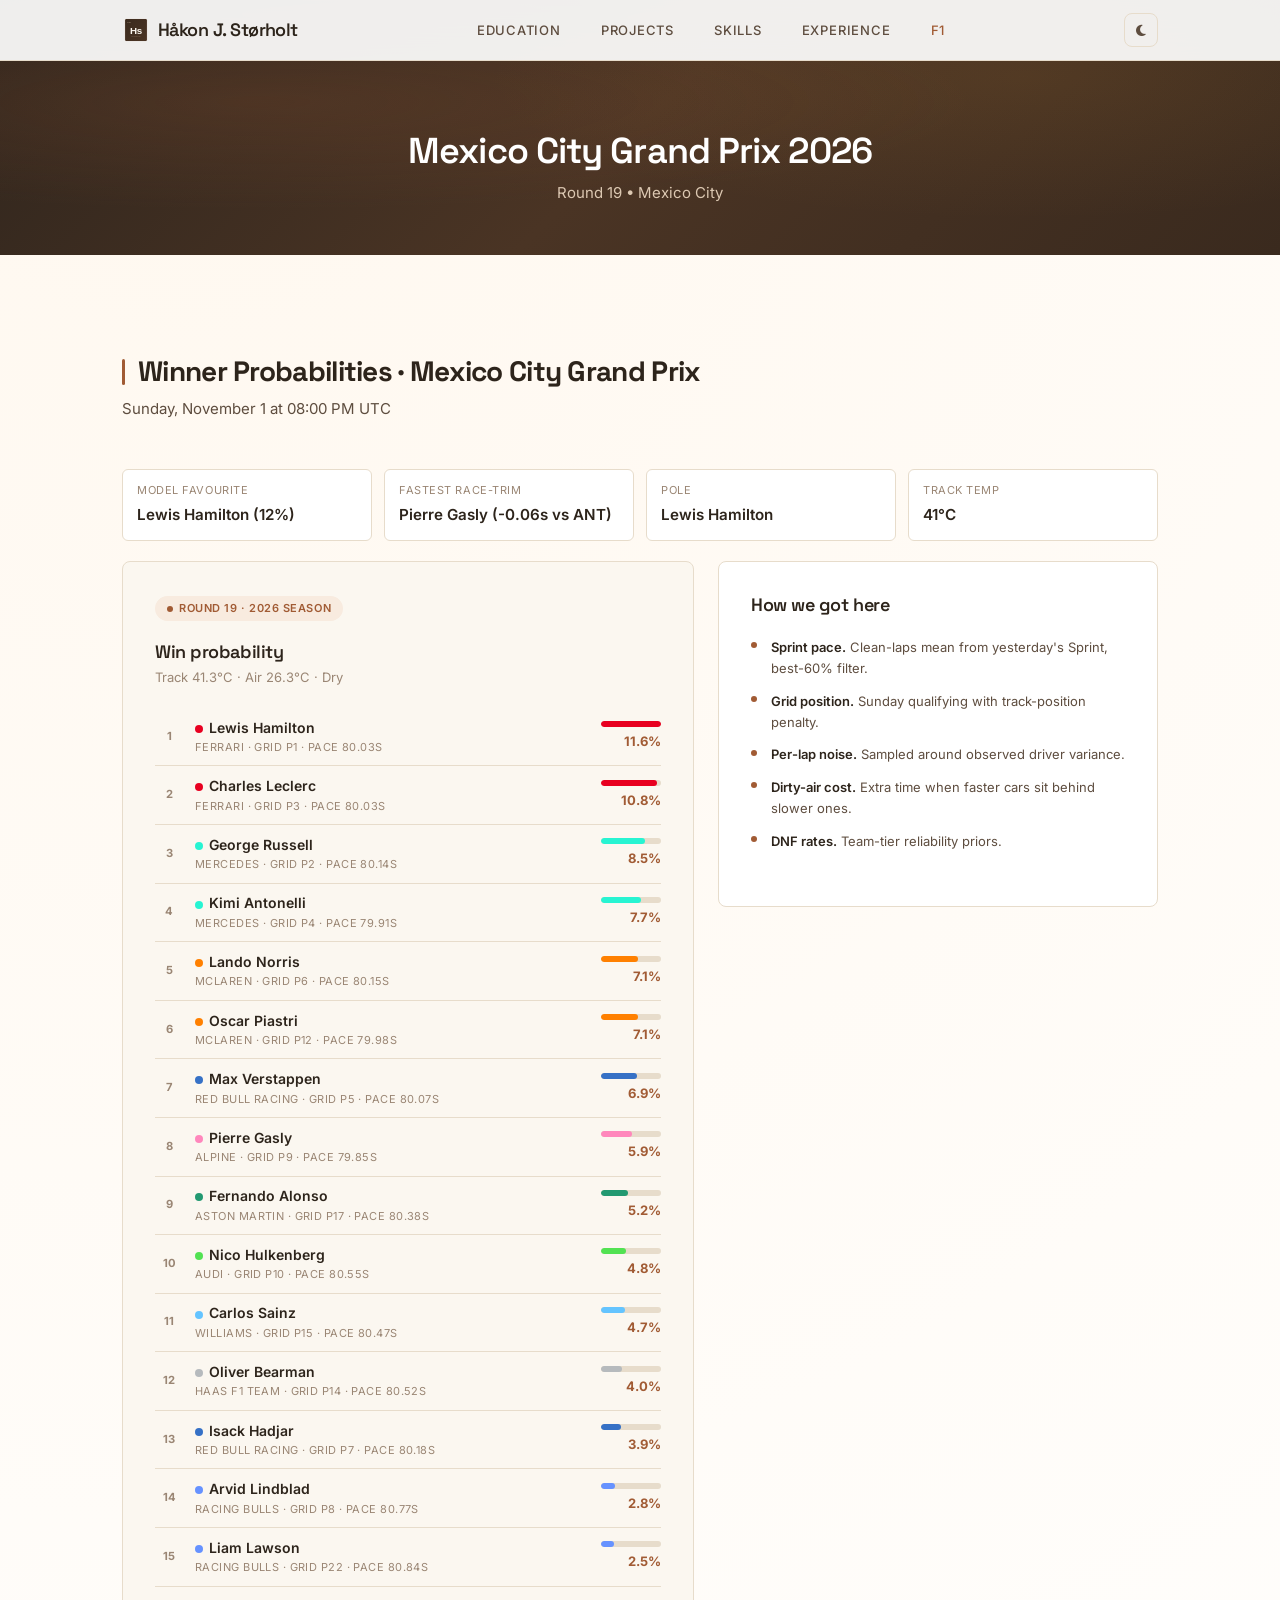
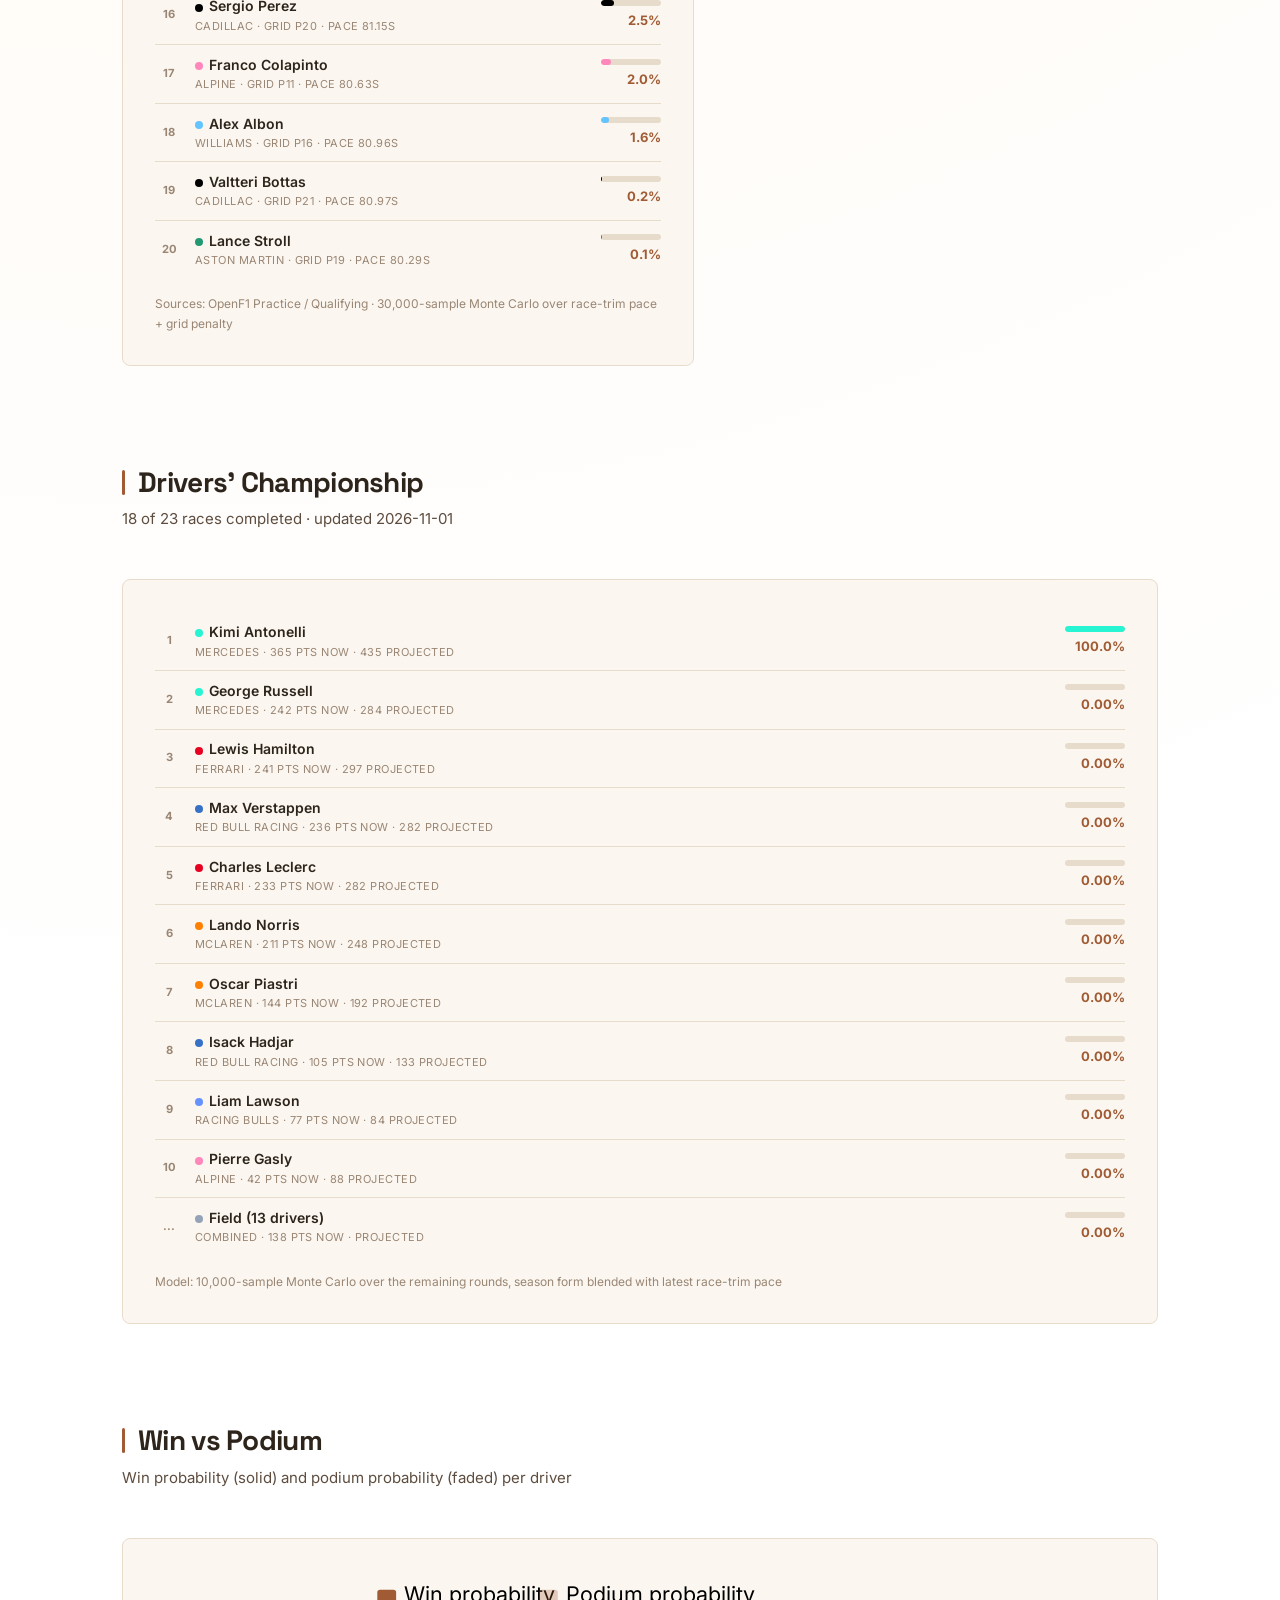
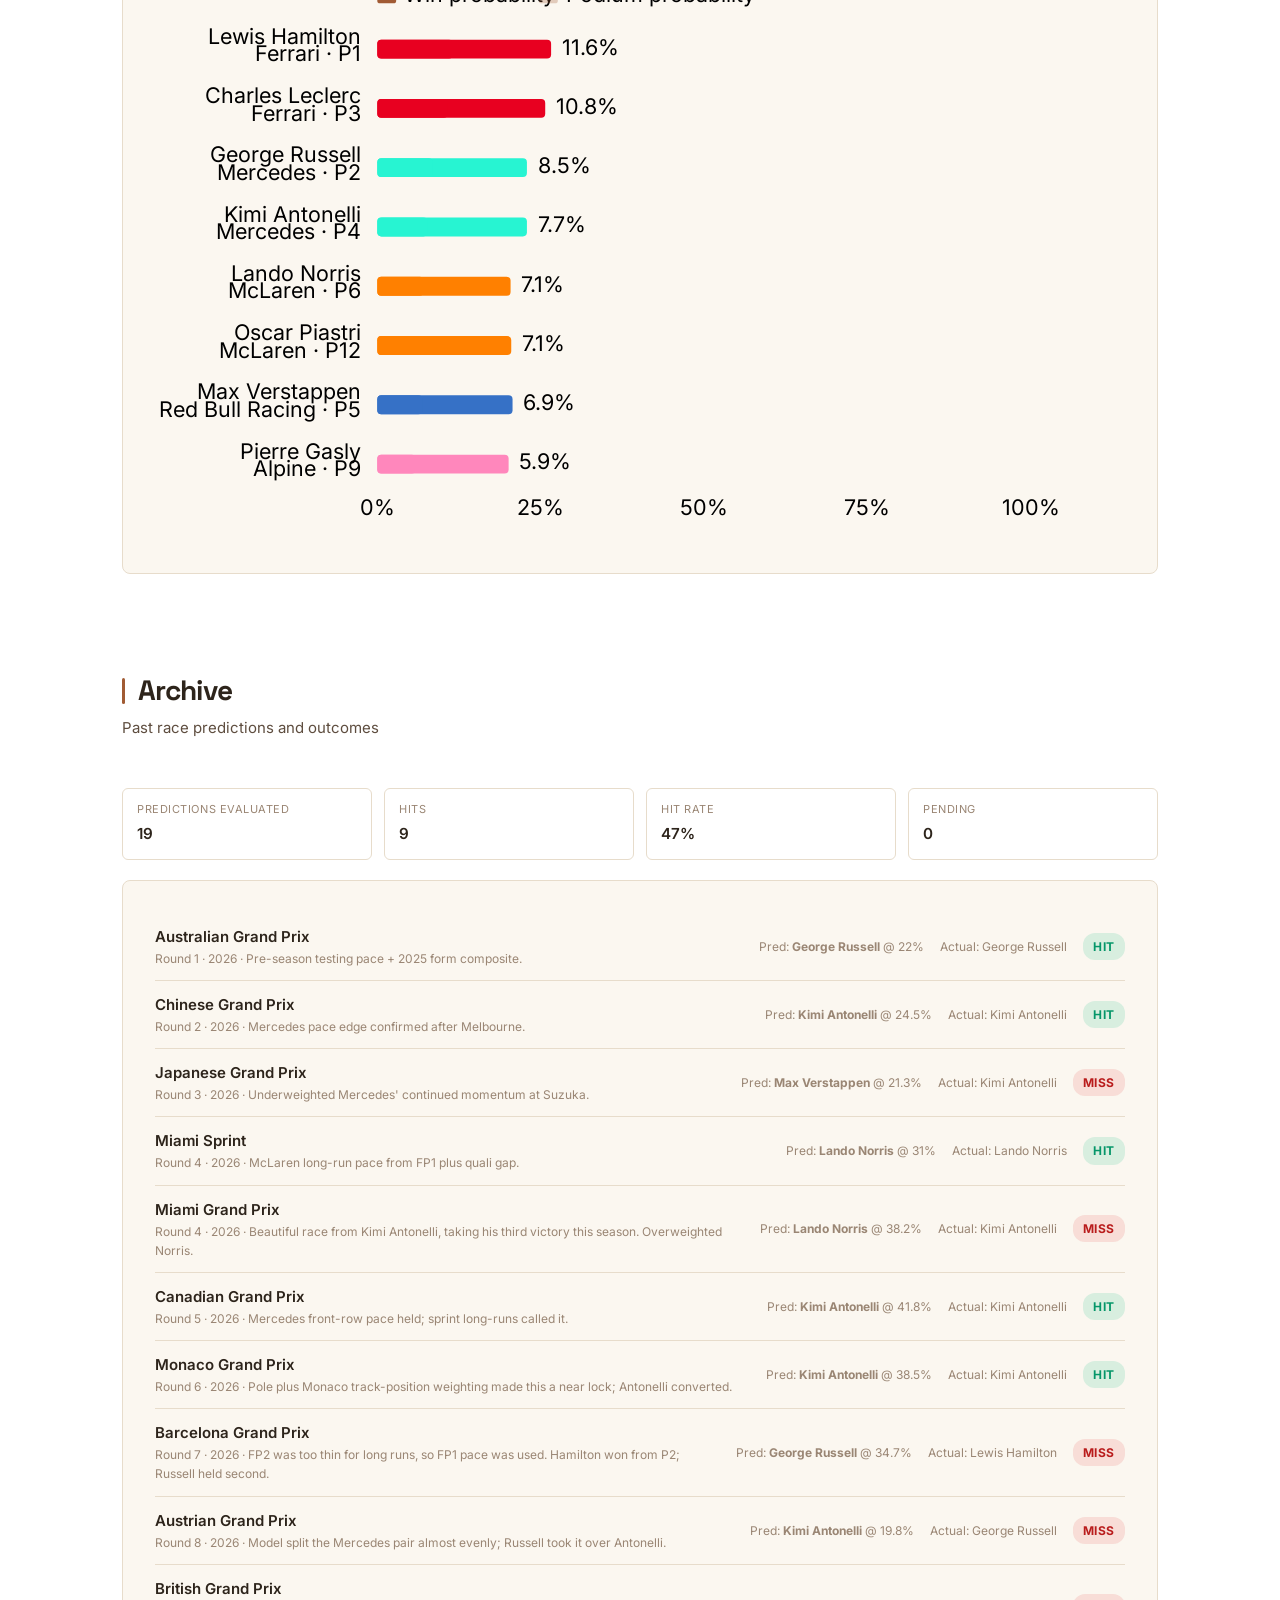
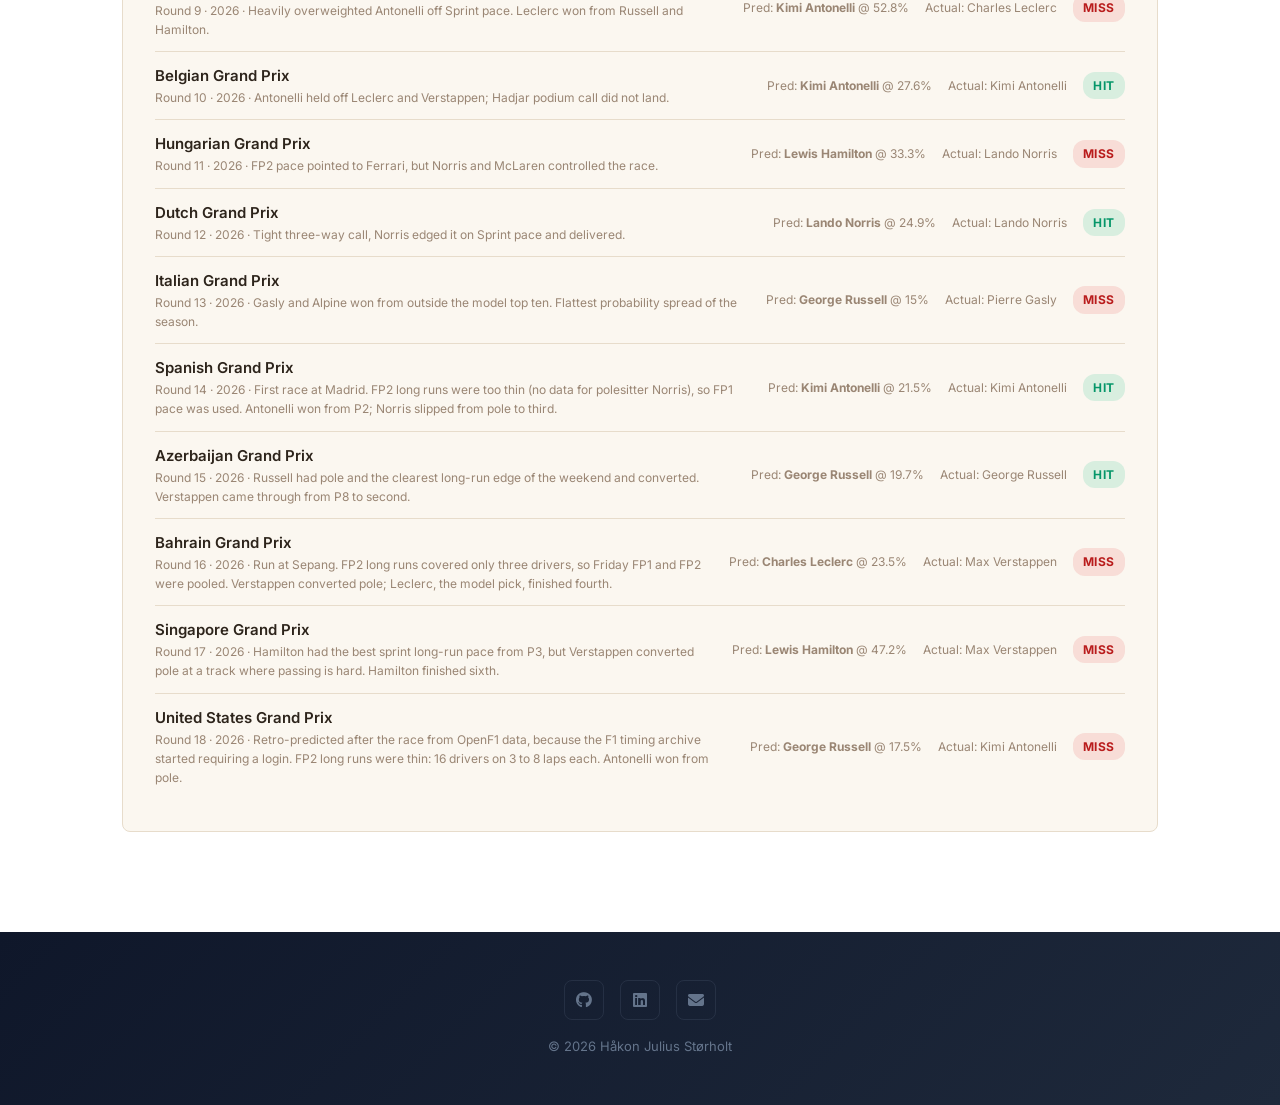
<file: f1.html>
<!DOCTYPE html>
<html lang="en">
<head>
    <meta charset="UTF-8">
    <meta name="viewport" content="width=device-width, initial-scale=1.0">
    <title>F1 Race Predictions | Håkon J. Størholt</title>
    <meta name="description" content="Telemetry-driven Formula 1 race winner predictions using FastF1 data and Monte Carlo simulation.">
    <meta name="author" content="Håkon Julius Størholt">

    <meta property="og:type" content="website">
    <meta property="og:url" content="https://hakonstoerholt.github.io/f1.html">
    <meta property="og:title" content="F1 Race Predictions | Håkon J. Størholt">
    <meta property="og:description" content="Telemetry-driven Formula 1 race winner predictions using FastF1 + Monte Carlo.">

    <link rel="icon" type="image/svg+xml" href="images/favicon.svg">

    <link href="https://fonts.googleapis.com/css2?family=Inter:wght@300;400;500;600;700&family=Space+Grotesk:wght@400;500;600;700&family=Fira+Code:wght@400;500&display=swap" rel="stylesheet">
    <link rel="stylesheet" href="https://cdnjs.cloudflare.com/ajax/libs/font-awesome/6.4.0/css/all.min.css">
    <link rel="stylesheet" href="styles.css">
</head>
<body>
    <div class="scroll-progress" id="scroll-progress"></div>

    <header class="header">
        <div class="nav-container">
            <a href="index.html" class="logo"><img src="images/hjs-symbol.svg" alt="" class="logo-icon"><span class="logo-text">Håkon J. Størholt</span></a>
            <nav>
                <ul class="nav-menu">
                    <li><a href="index.html#education" class="nav-link">Education</a></li>
                    <li><a href="index.html#projects" class="nav-link">Projects</a></li>
                    <li><a href="index.html#skills" class="nav-link">Skills</a></li>
                    <li><a href="index.html#experience" class="nav-link">Experience</a></li>
                    <li><a href="f1.html" class="nav-link active">F1</a></li>
                </ul>
            </nav>
            <div class="nav-controls">
                <button class="nav-btn" id="theme-toggle" aria-label="Toggle dark mode" title="Toggle dark mode"><i class="fas fa-moon"></i></button>
                <button class="mobile-menu-toggle" aria-label="Toggle menu">
                    <i class="fas fa-bars"></i>
                </button>
            </div>
        </div>
    </header>

    <section class="f1-hero-mini">
        <div class="hero-content">
            <h1 id="hero-title">F1 Race Winner Predictions</h1>
            <p class="subtitle" id="hero-subtitle">Telemetry-driven Monte Carlo on this weekend's race</p>
        </div>
    </section>

    <section class="section">
        <div class="container">
            <h2 class="section-title" id="race-title">Loading…</h2>
            <p class="section-subtitle" id="race-subtitle">&nbsp;</p>

            <div class="signal-grid" id="signal-grid"></div>

            <div class="race-grid-2">
                <div class="race-card animate-in">
                    <div class="race-status"><span class="pulse"></span><span id="race-badge">Race weekend</span></div>
                    <h3>Win probability</h3>
                    <div class="sub" id="win-sub">Monte Carlo distribution of race winners</div>
                    <div id="win-list">
                        <p style="color: var(--text-muted); font-size: 0.8125rem;">Loading…</p>
                    </div>
                    <div class="last-updated" id="last-updated"></div>
                </div>

                <div class="methodology-box animate-in">
                    <h3>How we got here</h3>
                    <p id="verdict-text">Loading…</p>
                    <ul class="factor-list" id="factor-list"></ul>
                    <p id="method-text" style="margin-top: 0.5rem;"></p>
                </div>
            </div>
        </div>
    </section>

    <section class="section" style="padding-top: 0;">
        <div class="container">
            <h2 class="section-title">Drivers' Championship</h2>
            <p class="section-subtitle" id="champ-subtitle">Loading season outlook...</p>
            <div class="race-card animate-in">
                <div id="champ-list">
                    <p style="color: var(--text-muted); font-size: 0.8125rem;">Loading...</p>
                </div>
                <div class="last-updated" id="champ-meta"></div>
            </div>
        </div>
    </section>

    <section class="section" style="padding-top: 0;">
        <div class="container">
            <h2 class="section-title">Win vs Podium</h2>
            <p class="section-subtitle">Win probability (solid) and podium probability (faded) per driver</p>
            <div class="race-card animate-in">
                <div id="chart-host"></div>
            </div>
        </div>
    </section>

    <section class="section" style="padding-top: 0;">
        <div class="container">
            <h2 class="section-title">Archive</h2>
            <p class="section-subtitle" id="archive-subtitle">Past race predictions and outcomes</p>
            <div class="signal-grid" id="archive-stats"></div>
            <div class="race-card animate-in" id="archive-card">
                <p style="color: var(--text-muted); font-size: 0.8125rem;">Loading archive...</p>
            </div>
        </div>
    </section>

    <footer class="footer">
        <div class="container">
            <div class="footer-links">
                <a href="https://github.com/hakonstoerholt" class="footer-link" target="_blank" aria-label="GitHub"><i class="fab fa-github"></i></a>
                <a href="https://linkedin.com/in/hakonstoerholt" class="footer-link" target="_blank" aria-label="LinkedIn"><i class="fab fa-linkedin"></i></a>
                <a href="mailto:hakonstoerholt@gmail.com" class="footer-link" aria-label="Email"><i class="fas fa-envelope"></i></a>
            </div>
            <p>&copy; 2026 Håkon Julius Størholt</p>
        </div>
    </footer>

    <script>
        // Theme toggle (shared with index.html via localStorage key)
        function applyTheme(theme) {
            document.documentElement.setAttribute('data-theme', theme);
            localStorage.setItem('hjs-theme', theme);
            const btn = document.getElementById('theme-toggle');
            if (btn) btn.innerHTML = theme === 'dark' ? '<i class="fas fa-sun"></i>' : '<i class="fas fa-moon"></i>';
        }

        document.addEventListener('DOMContentLoaded', function() {
            const savedTheme = localStorage.getItem('hjs-theme') ||
                (window.matchMedia('(prefers-color-scheme: dark)').matches ? 'dark' : 'light');
            applyTheme(savedTheme);

            document.getElementById('theme-toggle').addEventListener('click', function() {
                applyTheme(document.documentElement.getAttribute('data-theme') === 'dark' ? 'light' : 'dark');
            });

            const toggle = document.querySelector('.mobile-menu-toggle');
            const menu = document.querySelector('.nav-menu');
            if (toggle) toggle.addEventListener('click', () => menu.classList.toggle('active'));

            // Scroll progress
            const progress = document.getElementById('scroll-progress');
            window.addEventListener('scroll', () => {
                const h = document.documentElement;
                const pct = (h.scrollTop / (h.scrollHeight - h.clientHeight)) * 100;
                progress.style.width = pct + '%';
            });

            // Animate-in observer
            const obs = new IntersectionObserver(es => {
                es.forEach(e => { if (e.isIntersecting) e.target.classList.add('visible'); });
            }, { threshold: 0.1 });
            document.querySelectorAll('.animate-in').forEach(el => obs.observe(el));

            loadPredictions();
        });

        function renderWinPodiumChart(rows) {
            const host = document.getElementById('chart-host');
            if (!host) return;
            const data = rows.slice(0, 8);
            const rowH = 44, padTop = 36, padBottom = 30, padLeft = 165, padRight = 70;
            const W = 720;
            const H = padTop + padBottom + data.length * rowH;
            const barAreaW = W - padLeft - padRight;
            const xMax = 100;
            const ticks = [0, 25, 50, 75, 100];
            const x = v => padLeft + (v / xMax) * barAreaW;

            const tickLines = ticks.map(t => `
                <line class="axis-line" x1="${x(t)}" x2="${x(t)}" y1="${padTop - 6}" y2="${padTop + data.length * rowH - 6}"/>
                <text class="axis-tick" x="${x(t)}" y="${padTop + data.length * rowH + 16}" text-anchor="middle">${t}%</text>
            `).join('');

            const rowsSvg = data.map((d, i) => {
                const yMid = padTop + i * rowH + rowH / 2;
                const barH = 14;
                const podW = (d.podium_prob / xMax) * barAreaW;
                const winW = (d.win_prob / xMax) * barAreaW;
                return `
                <g transform="translate(0, ${yMid})">
                    <text class="row-label" x="${padLeft - 12}" y="-4" text-anchor="end">${d.driver}</text>
                    <text class="row-team" x="${padLeft - 12}" y="9" text-anchor="end">${d.team} · P${d.grid}</text>
                    <rect class="bar-podium" x="${padLeft}" y="${-barH/2}" width="0" data-target="${podW}" height="${barH}" rx="3" ry="3" fill="${d.team_color}"/>
                    <rect class="bar-win"    x="${padLeft}" y="${-barH/2}" width="0" data-target="${winW}" height="${barH}" rx="3" ry="3" fill="${d.team_color}"/>
                    <text class="pct-label" x="${padLeft + Math.max(podW, winW) + 8}" y="4">${d.win_prob.toFixed(1)}%</text>
                </g>`;
            }).join('');

            const legend = `
                <g transform="translate(${padLeft}, ${padTop - 22})">
                    <rect width="14" height="10" rx="2" ry="2" style="fill: var(--accent);"/>
                    <text class="legend-text" x="20" y="9">Win probability</text>
                    <rect x="120" width="14" height="10" rx="2" ry="2" style="fill: var(--accent); opacity: 0.28;"/>
                    <text class="legend-text" x="140" y="9">Podium probability</text>
                </g>
            `;

            host.innerHTML = `
                <svg class="winprob-chart" viewBox="0 0 ${W} ${H}" preserveAspectRatio="xMidYMid meet" role="img" aria-label="Win and podium probabilities">
                    ${tickLines}
                    ${legend}
                    ${rowsSvg}
                </svg>
            `;

            // Animate bars in
            requestAnimationFrame(() => {
                host.querySelectorAll('rect.bar-podium, rect.bar-win').forEach(r => {
                    r.setAttribute('width', r.getAttribute('data-target'));
                });
            });
        }

        async function loadPredictions() {
            try {
                const r = await fetch('race_predictions.json?v=' + Date.now());
                const data = await r.json();
                const cur = data.current_race;

                document.getElementById('hero-title').textContent = `${cur.race_name} ${cur.season}`;
                document.getElementById('hero-subtitle').textContent =
                    `Round ${cur.round} • ${cur.circuit}`;
                document.getElementById('race-title').textContent = `Winner Probabilities · ${cur.race_name}`;
                document.getElementById('race-subtitle').textContent =
                    `${new Date(cur.race_date_utc).toLocaleString(undefined, {weekday:'long', month:'long', day:'numeric', hour:'2-digit', minute:'2-digit', timeZoneName:'short'})}`;
                document.getElementById('race-badge').textContent =
                    `Round ${cur.round} · ${cur.season} season`;
                document.getElementById('verdict-text').textContent = cur.verdict;
                document.getElementById('method-text').textContent = cur.methodology;

                // Signals
                const sg = document.getElementById('signal-grid');
                sg.innerHTML = cur.key_signals.map(s =>
                    `<div class="signal-tile"><div class="label">${s.label}</div><div class="value">${s.value}</div></div>`
                ).join('');

                // Factor list
                const fl = document.getElementById('factor-list');
                fl.innerHTML = [
                    `<li><strong>Sprint pace.</strong> Clean-laps mean from yesterday's Sprint, best-60% filter.</li>`,
                    `<li><strong>Grid position.</strong> Sunday qualifying with track-position penalty.</li>`,
                    `<li><strong>Per-lap noise.</strong> Sampled around observed driver variance.</li>`,
                    `<li><strong>Dirty-air cost.</strong> Extra time when faster cars sit behind slower ones.</li>`,
                    `<li><strong>DNF rates.</strong> Team-tier reliability priors.</li>`,
                ].join('');

                // Win probability list
                const list = document.getElementById('win-list');
                const max = Math.max(...cur.winner_probabilities.map(p => p.win_prob));
                list.innerHTML = cur.winner_probabilities.map((p, i) => {
                    const widthPct = (p.win_prob / max) * 100;
                    return `
                    <div class="win-row">
                      <div class="pos">${i + 1}</div>
                      <div class="who">
                        <div class="name"><span class="team-color-dot" style="background:${p.team_color}"></span>${p.driver}</div>
                        <div class="team">${p.team} · Grid P${p.grid} · pace ${p.race_pace_s.toFixed(2)}s</div>
                      </div>
                      <div class="barwrap">
                        <div class="bg"><div class="fill" style="background:${p.team_color};"></div></div>
                        <div class="pct">${p.win_prob.toFixed(1)}%</div>
                      </div>
                    </div>`;
                }).join('');

                // Animate bars in after paint
                requestAnimationFrame(() => {
                    document.querySelectorAll('.win-row .fill').forEach((el, i) => {
                        el.style.width = ((cur.winner_probabilities[i].win_prob / max) * 100) + '%';
                    });
                });

                document.getElementById('last-updated').textContent =
                    `Sources: ${cur.data_sources.join(' · ')}`;

                // Inline SVG win/podium chart
                renderWinPodiumChart(cur.winner_probabilities);

                // Championship section
                if (data.season) {
                    const sn = data.season;
                    document.getElementById('champ-subtitle').textContent =
                        `${sn.races_completed} of ${sn.races_completed + sn.remaining_races} races completed · updated ${sn.last_updated}`;
                    const top = sn.predictions.slice(0, 10);
                    const rest = sn.predictions.slice(10);
                    const restProb = rest.reduce((s, p) => s + p.champ_prob_pct, 0);
                    const restPts = rest.reduce((s, p) => s + p.points_now, 0);
                    const maxProb = Math.max(top[0].champ_prob_pct, 1);

                    const renderChampRow = (rank, name, team, color, pts, mean, prob) => {
                        const pct = (prob / maxProb) * 100;
                        return `
                        <div class="win-row">
                          <div class="pos">${rank}</div>
                          <div class="who">
                            <div class="name"><span class="team-color-dot" style="background:${color}"></span>${name}</div>
                            <div class="team">${team} · ${pts} pts now · ${mean} projected</div>
                          </div>
                          <div class="barwrap">
                            <div class="bg"><div class="fill" data-target="${pct}" style="background:${color};"></div></div>
                            <div class="pct">${prob.toFixed(prob < 1 ? 2 : 1)}%</div>
                          </div>
                        </div>`;
                    };

                    let html = top.map((p, i) => renderChampRow(
                        i + 1, p.driver, p.team, p.team_color, p.points_now, p.mean_final, p.champ_prob_pct
                    )).join('');
                    if (rest.length) {
                        html += renderChampRow('...', `Field (${rest.length} drivers)`, 'Combined', '#94a3b8', restPts, '', restProb);
                    }
                    document.getElementById('champ-list').innerHTML = html;
                    document.getElementById('champ-meta').textContent =
                        `Model: ${sn.model}`;

                    requestAnimationFrame(() => {
                        document.querySelectorAll('#champ-list .fill').forEach(el => {
                            el.style.width = el.getAttribute('data-target') + '%';
                        });
                    });
                }

                document.getElementById('win-sub').textContent =
                    `Track ${cur.weather.track_temp_c}°C · Air ${cur.weather.air_temp_c}°C · ${cur.weather.rain ? 'Rain expected' : 'Dry'}`;

                // Archive
                const arc = document.getElementById('archive-card');
                const stats = document.getElementById('archive-stats');
                if (data.archive && data.archive.length) {
                    const evaluated = data.archive.filter(a => a.verdict === 'hit' || a.verdict === 'miss');
                    const hits = evaluated.filter(a => a.verdict === 'hit').length;
                    const total = evaluated.length;
                    const pending = data.archive.length - total;
                    const rate = total > 0 ? ((hits / total) * 100).toFixed(0) : 'n/a';

                    stats.innerHTML = `
                        <div class="signal-tile"><div class="label">Predictions evaluated</div><div class="value">${total}</div></div>
                        <div class="signal-tile"><div class="label">Hits</div><div class="value">${hits}</div></div>
                        <div class="signal-tile"><div class="label">Hit rate</div><div class="value">${rate}${total > 0 ? '%' : ''}</div></div>
                        <div class="signal-tile"><div class="label">Pending</div><div class="value">${pending}</div></div>
                    `;

                    arc.innerHTML = data.archive.map(a => {
                        const verdictClass = a.verdict === 'hit' ? 'hit' : a.verdict === 'miss' ? 'miss' : 'pending';
                        const actual = a.actual_winner ? `Actual: ${a.actual_winner}` : 'Not yet evaluated';
                        return `
                        <div class="archive-row">
                          <div>
                            <div class="race-name">${a.race_name}</div>
                            <div class="meta">Round ${a.round} · ${a.season} · ${a.note || ''}</div>
                          </div>
                          <div class="meta">Pred: <strong>${a.predicted_winner}</strong> @ ${a.predicted_prob}%</div>
                          <div class="meta">${actual}</div>
                          <div class="verdict ${verdictClass}">${a.verdict}</div>
                        </div>`;
                    }).join('');
                } else {
                    stats.innerHTML = '';
                    arc.innerHTML = `<p style="color: var(--text-muted); font-size: 0.8125rem;">No archived races yet.</p>`;
                }

            } catch (err) {
                console.error(err);
                document.getElementById('win-list').innerHTML =
                    `<p style="color: var(--text-muted); font-size: 0.8125rem;">Could not load predictions: ${err.message}</p>`;
            }
        }
    </script>
</body>
</html>
</file>
<file: styles.css>
:root {
    --white: #ffffff;
    --off-white: #fbf7f0;
    --light-grey: #f3ece0;
    --border: #e7dccb;
    --border-hover: #d8c6ae;
    --text-primary: #2d241b;
    --text-secondary: #5e4d3f;
    --text-muted: #9a8674;
    --accent: #a15b34;
    --accent-light: #f8ebdf;
    --accent-dark: #804424;
    --accent-gradient: linear-gradient(135deg, #a15b34 0%, #7f3f25 100%);
    --warm-accent: #c18433;
    --success: #10b981;
    --card-shadow: 0 1px 3px rgba(0,0,0,0.06), 0 1px 2px rgba(0,0,0,0.04);
    --card-shadow-hover: 0 12px 24px rgba(0, 0, 0, 0.06), 0 4px 8px rgba(0, 0, 0, 0.04);
}

[data-theme="dark"] {
    --white: #1a1a1a;
    --off-white: #222222;
    --light-grey: #2a2a2a;
    --border: #3a3a3a;
    --border-hover: #4a4a4a;
    --text-primary: #e8e0d8;
    --text-secondary: #b8a898;
    --text-muted: #8a7a6a;
    --accent: #d4834a;
    --accent-light: #2e2218;
    --accent-dark: #e89860;
    --accent-gradient: linear-gradient(135deg, #d4834a 0%, #a15b34 100%);
    --card-shadow: 0 1px 3px rgba(0,0,0,0.2), 0 1px 2px rgba(0,0,0,0.15);
    --card-shadow-hover: 0 12px 24px rgba(0,0,0,0.25), 0 4px 8px rgba(0,0,0,0.2);
}

* { margin: 0; padding: 0; box-sizing: border-box; }
html { scroll-behavior: smooth; }

body {
    font-family: 'Inter', -apple-system, BlinkMacSystemFont, sans-serif;
    line-height: 1.6;
    color: var(--text-primary);
    background: radial-gradient(circle at 15% 0%, #fff8ef 0%, #ffffff 45%);
    font-weight: 400;
    -webkit-font-smoothing: antialiased;
    transition: background 0.3s, color 0.3s;
}
[data-theme="dark"] body {
    background: radial-gradient(circle at 15% 0%, #1f1a14 0%, #141414 45%);
}

h1, h2, h3, h4, h5, h6 {
    font-family: 'Space Grotesk', 'Inter', sans-serif;
    font-weight: 600;
    line-height: 1.2;
    letter-spacing: -0.025em;
}

/* ---- SCROLL PROGRESS ---- */
.scroll-progress {
    position: fixed;
    top: 0;
    left: 0;
    height: 2px;
    background: var(--accent-gradient);
    z-index: 1001;
    width: 0%;
    transition: width 0.05s linear;
}

/* ---- NAV ---- */
.header {
    background: rgba(255,255,255,0.92);
    backdrop-filter: blur(20px);
    border-bottom: 1px solid var(--border);
    position: fixed;
    top: 0; left: 0; right: 0;
    z-index: 1000;
    transition: background 0.3s;
}
[data-theme="dark"] .header {
    background: rgba(20,20,20,0.92);
}
.nav-container {
    max-width: 1100px;
    margin: 0 auto;
    padding: 0 2rem;
    display: flex;
    justify-content: space-between;
    align-items: center;
    height: 60px;
}
.logo {
    font-size: 1.125rem;
    font-weight: 600;
    color: var(--text-primary);
    text-decoration: none;
    font-family: 'Space Grotesk', sans-serif;
    letter-spacing: -0.03em;
    display: flex;
    align-items: center;
    gap: 0.5rem;
}
.logo-icon {
    width: 28px;
    height: 28px;
    border-radius: 4px;
}
.nav-menu {
    display: flex;
    list-style: none;
    gap: 2.5rem;
}
.nav-link {
    color: var(--text-secondary);
    text-decoration: none;
    font-weight: 500;
    font-size: 0.8125rem;
    text-transform: uppercase;
    letter-spacing: 0.06em;
    transition: color 0.2s;
    padding: 0.25rem 0;
}
.nav-link:hover { color: var(--accent); }
.nav-link.active { color: var(--accent); }
.mobile-menu-toggle {
    display: none;
    background: none;
    border: none;
    color: var(--text-primary);
    font-size: 1.25rem;
    cursor: pointer;
}
.nav-controls {
    display: flex;
    align-items: center;
    gap: 0.5rem;
}
.nav-btn {
    background: none;
    border: 1px solid var(--border);
    color: var(--text-secondary);
    width: 34px;
    height: 34px;
    border-radius: 8px;
    cursor: pointer;
    display: flex;
    align-items: center;
    justify-content: center;
    font-size: 0.8125rem;
    transition: all 0.2s;
    font-family: 'Inter', sans-serif;
    font-weight: 600;
}
.nav-btn:hover {
    color: var(--accent);
    border-color: var(--accent);
    background: var(--accent-light);
}

/* ---- HERO ---- */
.hero {
    padding: 160px 0 100px;
    text-align: center;
    background: linear-gradient(135deg, #2f251d 0%, #4a3424 50%, #3a2a1e 100%);
    color: var(--white);
    position: relative;
    overflow: hidden;
}
.hero::before {
    content: '';
    position: absolute;
    inset: 0;
    background:
        radial-gradient(ellipse 80% 60% at 20% 40%, rgba(161,91,52,0.18) 0%, transparent 70%),
        radial-gradient(ellipse 60% 80% at 80% 30%, rgba(193,132,51,0.12) 0%, transparent 70%);
    animation: heroShift 20s ease-in-out infinite alternate;
    pointer-events: none;
}
.hero::after {
    content: '';
    position: absolute;
    inset: 0;
    background: url("data:image/svg+xml,%3Csvg viewBox='0 0 256 256' xmlns='http://www.w3.org/2000/svg'%3E%3Cfilter id='n'%3E%3CfeTurbulence type='fractalNoise' baseFrequency='0.9' numOctaves='4' stitchTiles='stitch'/%3E%3C/filter%3E%3Crect width='100%25' height='100%25' filter='url(%23n)' opacity='0.03'/%3E%3C/svg%3E");
    background-size: 256px 256px;
    pointer-events: none;
    opacity: 0.5;
}
@keyframes heroShift {
    0% { transform: scale(1) translate(0, 0); }
    100% { transform: scale(1.05) translate(-2%, 1%); }
}
.hero-content {
    max-width: 700px;
    margin: 0 auto;
    padding: 0 2rem;
    position: relative;
    z-index: 2;
}
.hero h1 {
    font-size: 3.25rem;
    font-weight: 700;
    margin-bottom: 1rem;
    color: #ffffff;
    animation: heroFadeUp 0.8s ease-out both;
}
.hero-tagline {
    font-size: 1.0625rem;
    color: #e7d9cb;
    font-weight: 400;
    margin-bottom: 1rem;
    letter-spacing: 0.02em;
    line-height: 1.7;
    animation: heroFadeUp 0.8s ease-out 0.15s both;
}
.hero-location {
    font-size: 0.875rem;
    color: #bda792;
    margin-bottom: 2.5rem;
    animation: heroFadeUp 0.8s ease-out 0.3s both;
}
.hero-links {
    display: flex;
    gap: 1.25rem;
    justify-content: center;
    flex-wrap: wrap;
    animation: heroFadeUp 0.8s ease-out 0.45s both;
}
.hero-link {
    color: #dcc8b2;
    text-decoration: none;
    font-size: 0.8125rem;
    font-weight: 500;
    display: flex;
    align-items: center;
    gap: 0.4rem;
    transition: color 0.2s, border-color 0.2s, background 0.2s;
    padding: 0.5rem 1rem;
    border: 1px solid rgba(231,217,203,0.25);
    border-radius: 6px;
}
.hero-link:hover {
    color: var(--white);
    border-color: rgba(255,255,255,0.45);
    background: rgba(255,255,255,0.05);
}
#hero-canvas {
    position: absolute;
    inset: 0;
    width: 100%;
    height: 100%;
    z-index: 1;
    pointer-events: none;
}
@keyframes heroFadeUp {
    from { opacity: 0; transform: translateY(20px); }
    to { opacity: 1; transform: translateY(0); }
}

/* ---- SECTIONS ---- */
.section {
    padding: 100px 0;
    border-bottom: none;
}
.container {
    max-width: 1100px;
    margin: 0 auto;
    padding: 0 2rem;
}
.section-title {
    font-size: 1.75rem;
    font-weight: 700;
    color: var(--text-primary);
    margin-bottom: 0.5rem;
    position: relative;
    padding-left: 1rem;
}
.section-title::before {
    content: '';
    position: absolute;
    left: 0;
    top: 0.15em;
    bottom: 0.15em;
    width: 3px;
    background: var(--accent);
    border-radius: 2px;
}
.section-subtitle {
    font-size: 0.9375rem;
    color: var(--text-secondary);
    margin-bottom: 3rem;
    max-width: 600px;
}

/* ---- ABOUT / SUMMARY ---- */
.summary-text {
    font-size: 1.0625rem;
    color: var(--text-secondary);
    line-height: 1.75;
    max-width: 750px;
}

/* ---- EDUCATION ---- */
.timeline { display: flex; flex-direction: column; gap: 2rem; }
.timeline-item {
    display: grid;
    grid-template-columns: 200px 1fr;
    gap: 2rem;
    align-items: start;
}
.timeline-date {
    font-size: 0.8125rem;
    color: var(--text-muted);
    font-weight: 500;
    padding-top: 0.15rem;
    text-transform: uppercase;
    letter-spacing: 0.04em;
}
.timeline-content h3 {
    font-size: 1.0625rem;
    font-weight: 600;
    margin-bottom: 0.25rem;
    color: var(--text-primary);
}
.timeline-content .institution {
    font-size: 0.875rem;
    color: var(--text-secondary);
    margin-bottom: 0.5rem;
}
.timeline-content .detail {
    font-size: 0.8125rem;
    color: var(--text-muted);
    line-height: 1.6;
}

/* ---- EXPERIENCE ---- */
.experience-item {
    display: grid;
    grid-template-columns: 200px 1fr;
    gap: 2rem;
    align-items: start;
}
.experience-content h3 {
    font-size: 1.0625rem;
    font-weight: 600;
    margin-bottom: 0.125rem;
}
.experience-content .company {
    font-size: 0.875rem;
    color: var(--text-secondary);
    margin-bottom: 0.5rem;
}
.experience-content ul {
    list-style: none;
    padding: 0;
}
.experience-content li {
    font-size: 0.8125rem;
    color: var(--text-muted);
    padding-left: 1rem;
    position: relative;
    margin-bottom: 0.25rem;
    line-height: 1.6;
}
.experience-content li::before {
    content: '';
    position: absolute;
    left: 0;
    top: 0.55rem;
    width: 4px;
    height: 4px;
    border-radius: 50%;
    background: var(--text-muted);
}

/* ---- PROJECTS ---- */
.projects-grid {
    display: grid;
    grid-template-columns: repeat(auto-fill, minmax(320px, 1fr));
    gap: 1.5rem;
}
.project-card {
    background: var(--white);
    border: 1px solid var(--border);
    border-radius: 8px;
    padding: 1.75rem;
    transition: border-color 0.3s, box-shadow 0.3s, transform 0.15s ease-out;
    position: relative;
    overflow: hidden;
    will-change: transform;
}
.project-card::before {
    content: '';
    position: absolute;
    top: 0;
    left: 0;
    right: 0;
    height: 3px;
    background: var(--accent-gradient);
    transform: scaleX(0);
    transform-origin: left;
    transition: transform 0.4s ease;
}
.project-card:hover {
    border-color: var(--border-hover);
    box-shadow: var(--card-shadow-hover);
}
.project-card:hover::before {
    transform: scaleX(1);
}
.project-card h3 {
    font-size: 1.0625rem;
    font-weight: 600;
    margin-bottom: 0.5rem;
    color: var(--text-primary);
}
.project-card p {
    font-size: 0.8125rem;
    color: var(--text-secondary);
    line-height: 1.65;
    margin-bottom: 1.25rem;
}
.project-tags {
    display: flex;
    flex-wrap: wrap;
    gap: 0.5rem;
}
.tag {
    font-size: 0.75rem;
    font-weight: 500;
    color: var(--text-secondary);
    background: var(--light-grey);
    padding: 0.25rem 0.75rem;
    border-radius: 100px;
    text-transform: none;
    letter-spacing: normal;
}
.project-card .project-icon {
    width: 40px;
    height: 40px;
    border-radius: 8px;
    background: var(--accent-gradient);
    color: var(--white);
    display: flex;
    align-items: center;
    justify-content: center;
    font-size: 0.875rem;
    margin-bottom: 1rem;
}

/* ---- SKILLS ---- */
.skills-columns {
    display: grid;
    grid-template-columns: repeat(auto-fill, minmax(240px, 1fr));
    gap: 2.5rem;
}
.skill-group h3 {
    font-size: 0.8125rem;
    font-weight: 600;
    color: var(--text-primary);
    text-transform: uppercase;
    letter-spacing: 0.06em;
    margin-bottom: 0.75rem;
    padding-bottom: 0.5rem;
    border-bottom: 2px solid transparent;
    border-image: var(--accent-gradient) 1;
    display: inline-block;
}
.skill-group ul {
    list-style: none;
    padding: 0;
}
.skill-group li {
    font-size: 0.875rem;
    color: var(--text-secondary);
    padding: 0.35rem 0;
}

/* ---- F1 PREDICTIONS ---- */
.predictions-container {
    display: grid;
    grid-template-columns: minmax(0, 1fr) minmax(0, 1fr);
    gap: 1.25rem;
    align-items: start;
}
.predictions-card {
    background: var(--off-white);
    border: 1px solid var(--border);
    border-radius: 8px;
    padding: 2rem;
    height: 100%;
}
.predictions-card h3 {
    font-size: 1.125rem;
    font-weight: 600;
    margin-bottom: 0.25rem;
}
.predictions-card .card-subtitle {
    font-size: 0.8125rem;
    color: var(--text-muted);
    margin-bottom: 1.5rem;
}
.prediction-item {
    display: grid;
    grid-template-columns: 32px 1fr 50px;
    align-items: center;
    gap: 0.75rem;
    padding: 0.625rem 0;
    border-bottom: 1px solid var(--border);
}
.prediction-item:last-child { border-bottom: none; }
.prediction-rank {
    font-size: 0.75rem;
    font-weight: 700;
    color: var(--text-muted);
    text-align: center;
}
.prediction-rank.top-1 { color: #d97706; }
.prediction-rank.top-2 { color: #6b7280; }
.prediction-rank.top-3 { color: #92400e; }
.prediction-info .driver-name {
    font-size: 0.875rem;
    font-weight: 600;
    color: var(--text-primary);
}
.prediction-info .team-name {
    font-size: 0.6875rem;
    color: var(--text-muted);
    text-transform: uppercase;
    letter-spacing: 0.04em;
}
.prediction-bar-wrap {
    display: flex;
    flex-direction: column;
    gap: 0.25rem;
}
.probability-bar-bg {
    width: 100%;
    background: var(--border);
    border-radius: 3px;
    height: 6px;
    overflow: hidden;
}
.probability-bar-fill {
    height: 100%;
    background: var(--accent);
    border-radius: 3px;
    transition: width 1s cubic-bezier(0.25,0.46,0.45,0.94);
    width: 0;
}
.probability-value {
    font-size: 0.8125rem;
    font-weight: 700;
    color: var(--accent);
    text-align: right;
}
.methodology-box {
    background: var(--white);
    border: 1px solid var(--border);
    border-radius: 8px;
    padding: 2rem;
}
.methodology-box h3 {
    font-size: 1.125rem;
    font-weight: 600;
    margin-bottom: 1rem;
}
.methodology-box p {
    font-size: 0.8125rem;
    color: var(--text-secondary);
    line-height: 1.7;
    margin-bottom: 1rem;
}
.methodology-box p:last-child { margin-bottom: 0; }
.factor-list {
    list-style: none;
    padding: 0;
    margin: 1rem 0;
}
.factor-list li {
    font-size: 0.8125rem;
    color: var(--text-secondary);
    padding: 0.375rem 0 0.375rem 1.25rem;
    position: relative;
}
.factor-list li::before {
    content: '';
    position: absolute;
    left: 0;
    top: 0.7rem;
    width: 6px;
    height: 6px;
    border-radius: 50%;
    background: var(--accent);
}
.factor-list li strong {
    color: var(--text-primary);
    font-weight: 600;
}
.last-updated {
    font-size: 0.75rem;
    color: var(--text-muted);
    margin-top: 1rem;
}

/* F1 team color bars */
.team-color-dot {
    display: inline-block;
    width: 8px;
    height: 8px;
    border-radius: 50%;
    margin-right: 0.375rem;
    vertical-align: middle;
}

/* Race status badge */
.race-status {
    display: inline-flex;
    align-items: center;
    gap: 0.375rem;
    padding: 0.25rem 0.75rem;
    border-radius: 20px;
    font-size: 0.6875rem;
    font-weight: 600;
    text-transform: uppercase;
    letter-spacing: 0.05em;
    background: var(--accent-light);
    color: var(--accent);
    margin-bottom: 1.25rem;
}
.race-status .pulse {
    width: 6px;
    height: 6px;
    border-radius: 50%;
    background: var(--accent);
    animation: pulse 2s infinite;
}
@keyframes pulse {
    0%, 100% { opacity: 1; }
    50% { opacity: 0.4; }
}

/* Points badge on prediction items */
.points-badge {
    font-size: 0.625rem;
    font-weight: 700;
    color: var(--text-muted);
    background: var(--light-grey);
    padding: 0.125rem 0.5rem;
    border-radius: 10px;
    margin-left: 0.5rem;
}
.points-badge.has-points {
    color: var(--accent-dark);
    background: var(--accent-light);
}

.telemetry-callout {
    font-size: 0.75rem;
    color: var(--text-muted);
    margin-bottom: 1rem;
    line-height: 1.6;
    border-left: 2px solid var(--warm-accent);
    padding-left: 0.75rem;
}
.telemetry-list {
    display: flex;
    flex-direction: column;
    gap: 0.65rem;
}
.telemetry-item {
    display: grid;
    grid-template-columns: 1fr auto;
    gap: 0.75rem;
    padding: 0.55rem 0;
    border-bottom: 1px dashed var(--border);
}
.telemetry-item:last-child { border-bottom: none; }
.telemetry-item .driver {
    font-size: 0.84rem;
    font-weight: 600;
    color: var(--text-primary);
}
.telemetry-item .meta {
    font-size: 0.72rem;
    color: var(--text-muted);
    text-transform: uppercase;
    letter-spacing: 0.05em;
}
.telemetry-item .value {
    font-size: 0.84rem;
    font-weight: 700;
    color: var(--accent-dark);
    text-align: right;
}
.telemetry-mini {
    font-size: 0.75rem;
    color: var(--text-secondary);
    margin-top: 0.9rem;
    line-height: 1.6;
}

/* ---- CONTACT ---- */
.contact-row {
    display: flex;
    gap: 2rem;
    flex-wrap: wrap;
}
.contact-item {
    display: flex;
    align-items: center;
    gap: 0.625rem;
}
.contact-item i {
    color: var(--text-muted);
    font-size: 0.875rem;
    width: 20px;
    text-align: center;
}
.contact-item a, .contact-item span {
    color: var(--text-secondary);
    text-decoration: none;
    font-size: 0.875rem;
    transition: color 0.2s;
}
.contact-item a:hover { color: var(--accent); }

/* ---- FOOTER ---- */
.footer {
    background: linear-gradient(135deg, #0f172a 0%, #1e293b 100%);
    padding: 3rem 0;
    text-align: center;
}
.footer p {
    font-size: 0.8125rem;
    color: #64748b;
}
.footer-links {
    display: flex;
    justify-content: center;
    gap: 1rem;
    margin-bottom: 1rem;
}
.footer-link {
    color: #64748b;
    text-decoration: none;
    font-size: 1rem;
    transition: all 0.2s;
    width: 40px;
    height: 40px;
    display: flex;
    align-items: center;
    justify-content: center;
    border-radius: 8px;
    border: 1px solid rgba(100,116,139,0.2);
}
.footer-link:hover {
    color: var(--white);
    background: rgba(255,255,255,0.05);
    border-color: rgba(255,255,255,0.2);
}

/* ---- ANIMATIONS ---- */
.animate-in {
    opacity: 0;
    transform: translateY(16px);
    transition: opacity 0.5s ease, transform 0.5s ease;
}
.animate-in.visible {
    opacity: 1;
    transform: translateY(0);
}

/* ---- 3D CARD TILT ---- */
.project-card {
    transform-style: preserve-3d;
    perspective: 800px;
}
.project-card .project-icon,
.project-card h3,
.project-card p,
.project-card .project-tags {
    transform: translateZ(20px);
}

/* ---- DARK MODE: mobile menu ---- */
[data-theme="dark"] .nav-menu.active {
    background: var(--white);
}

/* ---- RESPONSIVE ---- */
@media (max-width: 768px) {
    .nav-menu { display: none; }
    .nav-menu.active {
        display: flex;
        flex-direction: column;
        position: absolute;
        top: 60px; left: 0; right: 0;
        background: var(--white);
        border-bottom: 1px solid var(--border);
        padding: 1rem 2rem;
        gap: 1rem;
    }
    .mobile-menu-toggle { display: block; }
    .logo-text { display: none; }
    .hero h1 { font-size: 2.25rem; }
    .hero { padding: 130px 0 70px; }
    .section { padding: 60px 0; }
    .timeline-item, .experience-item {
        grid-template-columns: 1fr;
        gap: 0.25rem;
    }
    .timeline-date { padding-top: 0; }
    .projects-grid { grid-template-columns: 1fr; }
    .predictions-container { grid-template-columns: 1fr; }
    .skills-columns { grid-template-columns: 1fr 1fr; }
    .hero-links { flex-direction: column; align-items: center; }
    .contact-row { flex-direction: column; gap: 1rem; }
}

@media (prefers-reduced-motion: reduce) {
    html { scroll-behavior: auto; }
    .animate-in,
    .race-status .pulse,
    .hero::before,
    .hero h1,
    .hero-tagline,
    .hero-location,
    .hero-links,
    .probability-bar-fill {
        animation: none !important;
        transition: none !important;
    }
    .hero h1, .hero-tagline, .hero-location, .hero-links { opacity: 1; }
}

/* ---- Easter Eggs (Hassium) ---- */
.hs-hold-ring {
    position: fixed;
    pointer-events: none;
    z-index: 100;
    width: 48px;
    height: 48px;
    opacity: 0;
    transition: opacity 0.3s;
}
.hs-hold-ring.active { opacity: 1; }
.hs-hold-ring circle {
    fill: none;
    stroke: var(--accent);
    stroke-width: 2.5;
    stroke-linecap: round;
}
.hs-synthesis-flash {
    position: absolute;
    top: 0; left: 0;
    width: 100%; height: 100%;
    background: radial-gradient(circle, rgba(232,168,109,0.5) 0%, transparent 60%);
    opacity: 0;
    pointer-events: none;
    z-index: 0;
}
.hs-decay-card {
    position: fixed;
    top: 50%; left: 50%;
    transform: translate(-50%, -50%) scale(0.85);
    background: rgba(20, 16, 12, 0.94);
    backdrop-filter: blur(16px);
    -webkit-backdrop-filter: blur(16px);
    border: 1.5px solid rgba(212, 131, 74, 0.3);
    border-radius: 14px;
    padding: 28px 40px;
    z-index: 10000;
    text-align: center;
    opacity: 0;
    pointer-events: none;
    transition: opacity 0.5s, transform 0.5s;
    font-family: 'Space Grotesk', sans-serif;
}
.hs-decay-card.visible {
    opacity: 1;
    transform: translate(-50%, -50%) scale(1);
}
.hs-decay-card .hs-number {
    font-family: 'Fira Code', monospace;
    font-size: 0.8rem;
    color: var(--accent);
    letter-spacing: 0.15em;
}
.hs-decay-card .hs-symbol {
    font-size: 3.5rem;
    font-weight: 700;
    color: #e8a86d;
    line-height: 1.15;
}
.hs-decay-card .hs-name {
    font-size: 1rem;
    color: rgba(255,255,255,0.75);
    margin-bottom: 10px;
}
.hs-decay-card .hs-detail {
    font-family: 'Fira Code', monospace;
    font-size: 0.65rem;
    color: rgba(255,255,255,0.35);
    line-height: 1.7;
}

/* ---- F1 PAGE: race-card grid + chart ---- */
.f1-hero-mini {
    padding: 130px 0 50px;
    background: linear-gradient(135deg, #2f251d 0%, #4a3424 50%, #3a2a1e 100%);
    color: var(--white);
    text-align: center;
    position: relative;
    overflow: hidden;
}
.f1-hero-mini::before {
    content: '';
    position: absolute;
    inset: 0;
    background:
        radial-gradient(ellipse 80% 60% at 20% 40%, rgba(161,91,52,0.18) 0%, transparent 70%),
        radial-gradient(ellipse 60% 80% at 80% 30%, rgba(193,132,51,0.12) 0%, transparent 70%);
    pointer-events: none;
}
.f1-eyebrow {
    position: relative;
    z-index: 2;
    margin: 0 0 0.75rem;
    min-height: 0.85rem;
    font-family: 'Fira Code', monospace;
    font-size: 0.75rem;
    font-weight: 500;
    letter-spacing: 0.22em;
    text-transform: uppercase;
    color: #e89860;
}
.f1-eyebrow:empty {
    margin: 0;
}
.f1-hero-mini h1 {
    font-size: 2.25rem;
    color: #ffffff;
    position: relative;
    z-index: 2;
    margin-bottom: 0.5rem;
}
.f1-hero-mini .subtitle {
    font-size: 0.9375rem;
    color: #dcc8b2;
    position: relative;
    z-index: 2;
}

/* Circuit map — outline of the current race's track, swaps per race.
   The baked SVGs stroke with currentColor, so this color drives the line. */
.circuit-map {
    position: relative;
    z-index: 2;
    margin: 2rem auto 0;
    max-width: 240px;
    color: #dcc8b2;
    line-height: 0;
}
.circuit-map svg {
    width: 100%;
    height: auto;
    display: block;
    overflow: visible;
    filter: drop-shadow(0 6px 18px rgba(212, 131, 74, 0.3));
    animation: circuit-draw 0.8s ease both;
}
@keyframes circuit-draw {
    from { opacity: 0; transform: translateY(10px); }
    to   { opacity: 1; transform: translateY(0); }
}
.circuit-map-caption {
    position: relative;
    z-index: 2;
    margin: 0.85rem auto 0;
    font-family: 'Fira Code', monospace;
    font-size: 0.75rem;
    letter-spacing: 0.18em;
    text-transform: uppercase;
    color: #dcc8b2;
}
@media (prefers-reduced-motion: reduce) {
    .circuit-map svg { animation: none; }
}

.race-grid-2 {
    display: grid;
    grid-template-columns: minmax(0, 1.3fr) minmax(0, 1fr);
    gap: 1.5rem;
    align-items: start;
}
@media (max-width: 768px) {
    .race-grid-2 { grid-template-columns: 1fr; }
}
.race-card {
    background: var(--off-white);
    border: 1px solid var(--border);
    border-radius: 8px;
    padding: 2rem;
}
.race-card h3 {
    font-size: 1.125rem;
    font-weight: 600;
    margin-bottom: 0.25rem;
}
.race-card .sub {
    font-size: 0.8125rem;
    color: var(--text-muted);
    margin-bottom: 1.25rem;
}
.win-row {
    display: grid;
    grid-template-columns: 28px 1fr 60px;
    align-items: center;
    gap: 0.75rem;
    padding: 0.55rem 0;
    border-bottom: 1px solid var(--border);
}
.win-row:last-child { border-bottom: none; }
.win-row .pos {
    font-size: 0.7rem;
    font-weight: 700;
    color: var(--text-muted);
    text-align: center;
}
.win-row .who .name {
    font-size: 0.875rem;
    font-weight: 600;
    color: var(--text-primary);
}
.win-row .who .team {
    font-size: 0.6875rem;
    color: var(--text-muted);
    text-transform: uppercase;
    letter-spacing: 0.04em;
}
.win-row .barwrap {
    display: flex;
    flex-direction: column;
    gap: 0.25rem;
}
.win-row .barwrap .bg {
    width: 100%;
    background: var(--border);
    border-radius: 3px;
    height: 6px;
    overflow: hidden;
}
.win-row .barwrap .fill {
    height: 100%;
    border-radius: 3px;
    transition: width 1s cubic-bezier(0.25,0.46,0.45,0.94);
    width: 0;
}
.win-row .pct {
    font-size: 0.8125rem;
    font-weight: 700;
    color: var(--accent);
    text-align: right;
}
.signal-grid {
    display: grid;
    grid-template-columns: repeat(auto-fit, minmax(120px, 1fr));
    gap: 0.75rem;
    margin-bottom: 1.25rem;
}
.signal-tile {
    background: var(--white);
    border: 1px solid var(--border);
    border-radius: 6px;
    padding: 0.75rem 0.875rem;
}
.signal-tile .label {
    font-size: 0.6875rem;
    color: var(--text-muted);
    text-transform: uppercase;
    letter-spacing: 0.05em;
    margin-bottom: 0.25rem;
}
.signal-tile .value {
    font-size: 0.95rem;
    font-weight: 600;
    color: var(--text-primary);
}
.archive-row {
    display: grid;
    grid-template-columns: 1fr auto auto auto;
    gap: 1rem;
    padding: 0.75rem 0;
    border-bottom: 1px solid var(--border);
    align-items: center;
}
.archive-row:last-child { border-bottom: none; }
.archive-row .race-name {
    font-size: 0.9375rem;
    font-weight: 600;
    color: var(--text-primary);
}
.archive-row .meta {
    font-size: 0.75rem;
    color: var(--text-muted);
}
.archive-row .verdict {
    font-size: 0.75rem;
    font-weight: 700;
    text-transform: uppercase;
    letter-spacing: 0.05em;
    padding: 0.25rem 0.625rem;
    border-radius: 12px;
}
.archive-row .verdict.hit { background: rgba(16,185,129,0.15); color: #059669; }
.archive-row .verdict.miss { background: rgba(220,38,38,0.12); color: #b91c1c; }
.archive-row .verdict.pending { background: var(--accent-light); color: var(--accent); }

/* ---- Championship: car on a track ---- */
.champ-row {
    display: grid;
    grid-template-columns: 28px minmax(120px, 1fr) minmax(200px, 2.4fr) 56px;
    align-items: center;
    gap: 0.85rem;
    padding: 0.65rem 0;
    border-bottom: 1px solid var(--border);
}
.champ-row:last-child { border-bottom: none; }
.champ-rank {
    font-size: 0.75rem;
    font-weight: 700;
    color: var(--text-muted);
    text-align: center;
}
.champ-info .champ-name {
    font-size: 0.8125rem;
    font-weight: 600;
    color: var(--text-primary);
    line-height: 1.3;
}
.champ-info .champ-team {
    font-size: 0.6875rem;
    color: var(--text-muted);
    text-transform: uppercase;
    letter-spacing: 0.04em;
}
.champ-track {
    position: relative;
    height: 22px;
    background: linear-gradient(to right, var(--border) 0%, var(--border) 100%);
    background-size: 100% 1px;
    background-position: center;
    background-repeat: no-repeat;
}
.champ-track::before {
    content: '';
    position: absolute;
    inset: 0;
    border-top: 1px dashed var(--border);
    top: 50%;
}
.champ-track-finish {
    position: absolute;
    right: 0;
    top: -2px;
    bottom: -2px;
    width: 6px;
    background-image: repeating-linear-gradient(
        45deg,
        var(--text-muted) 0 3px,
        transparent 3px 6px
    );
    opacity: 0.55;
}
.champ-car {
    position: absolute;
    top: 50%;
    transform: translate(-50%, -50%);
    width: 36px;
    height: 16px;
    transition: left 1.4s cubic-bezier(0.34, 1.2, 0.5, 1);
    will-change: left;
}
.champ-car .f1-car-svg {
    width: 100%;
    height: 100%;
    display: block;
    filter: drop-shadow(0 1px 2px rgba(0,0,0,0.25));
}
.champ-pct {
    font-size: 0.8125rem;
    font-weight: 700;
    color: var(--accent);
    text-align: right;
    font-variant-numeric: tabular-nums;
}
@media (max-width: 640px) {
    .champ-row {
        grid-template-columns: 22px 1fr 52px;
        grid-template-areas:
            "rank info pct"
            ".    track track";
        row-gap: 0.4rem;
    }
    .champ-rank { grid-area: rank; }
    .champ-info { grid-area: info; }
    .champ-track { grid-area: track; }
    .champ-pct  { grid-area: pct; }
}
</file>
